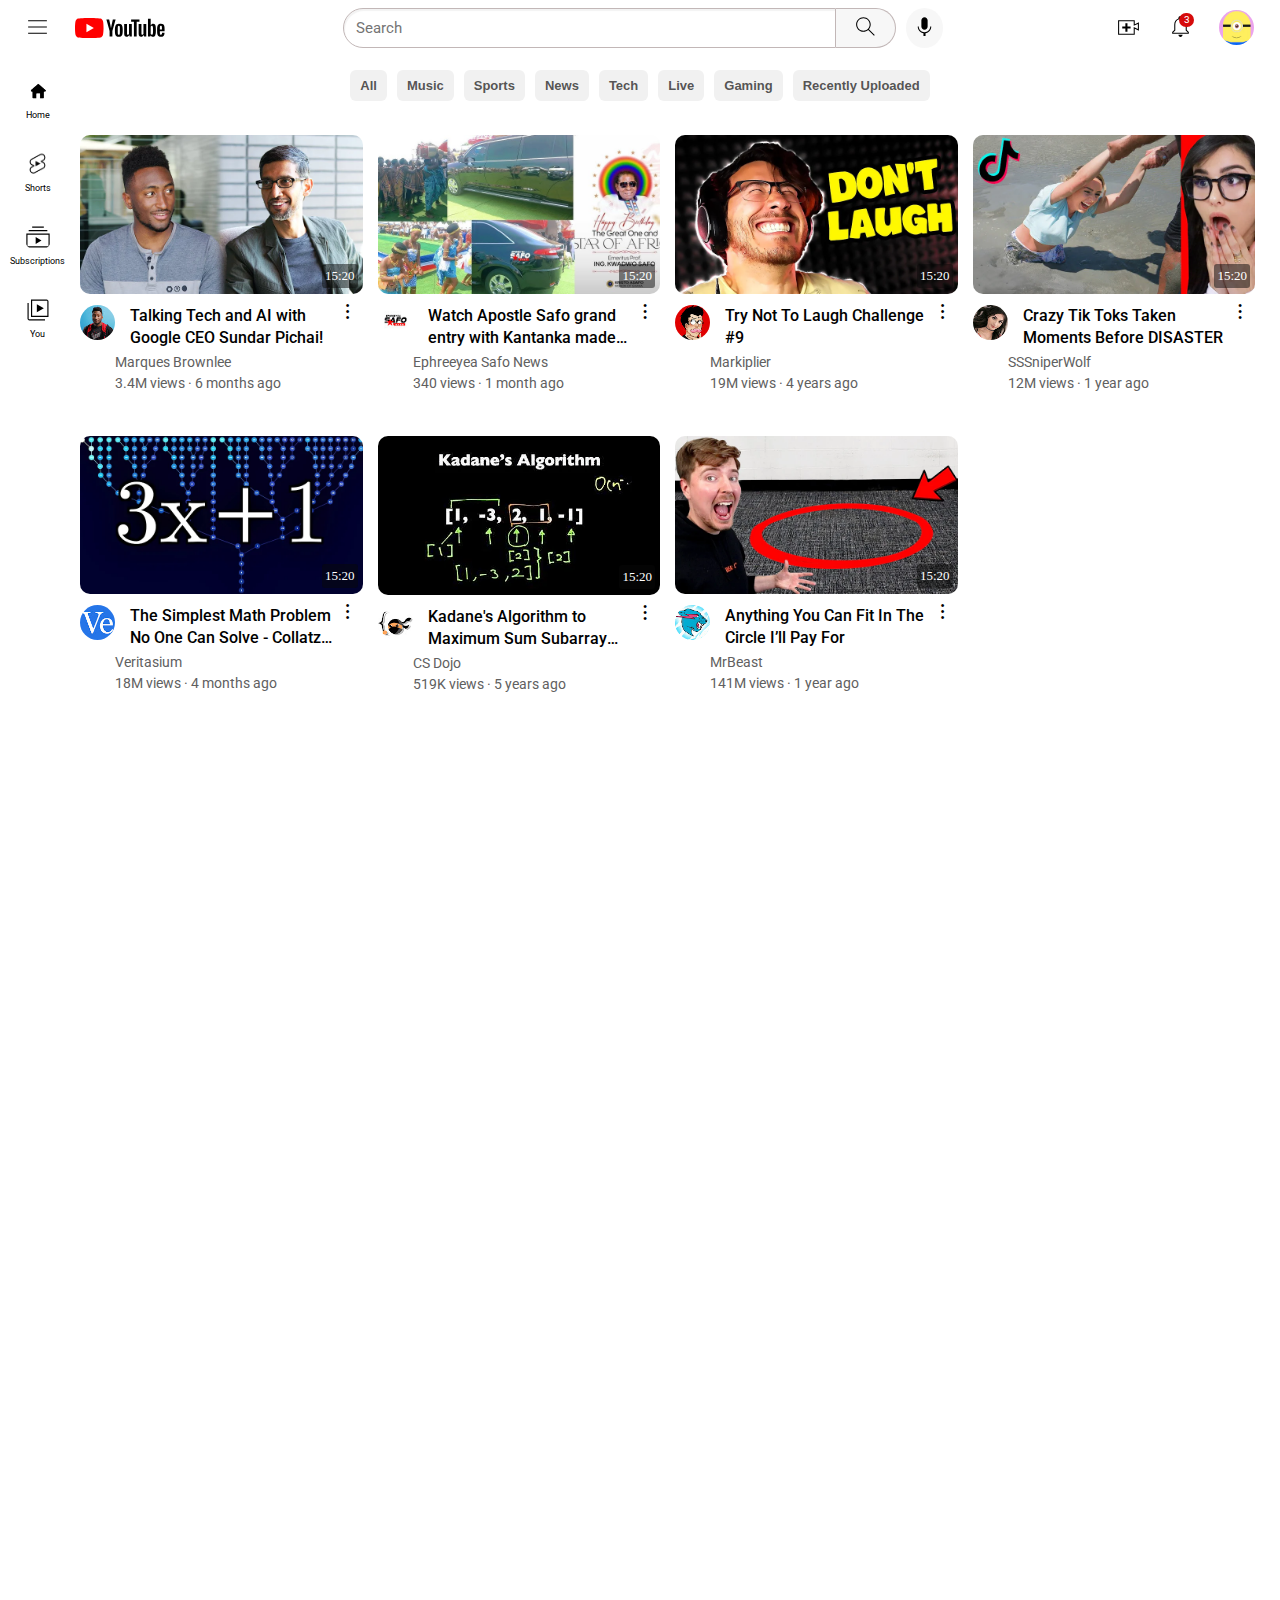
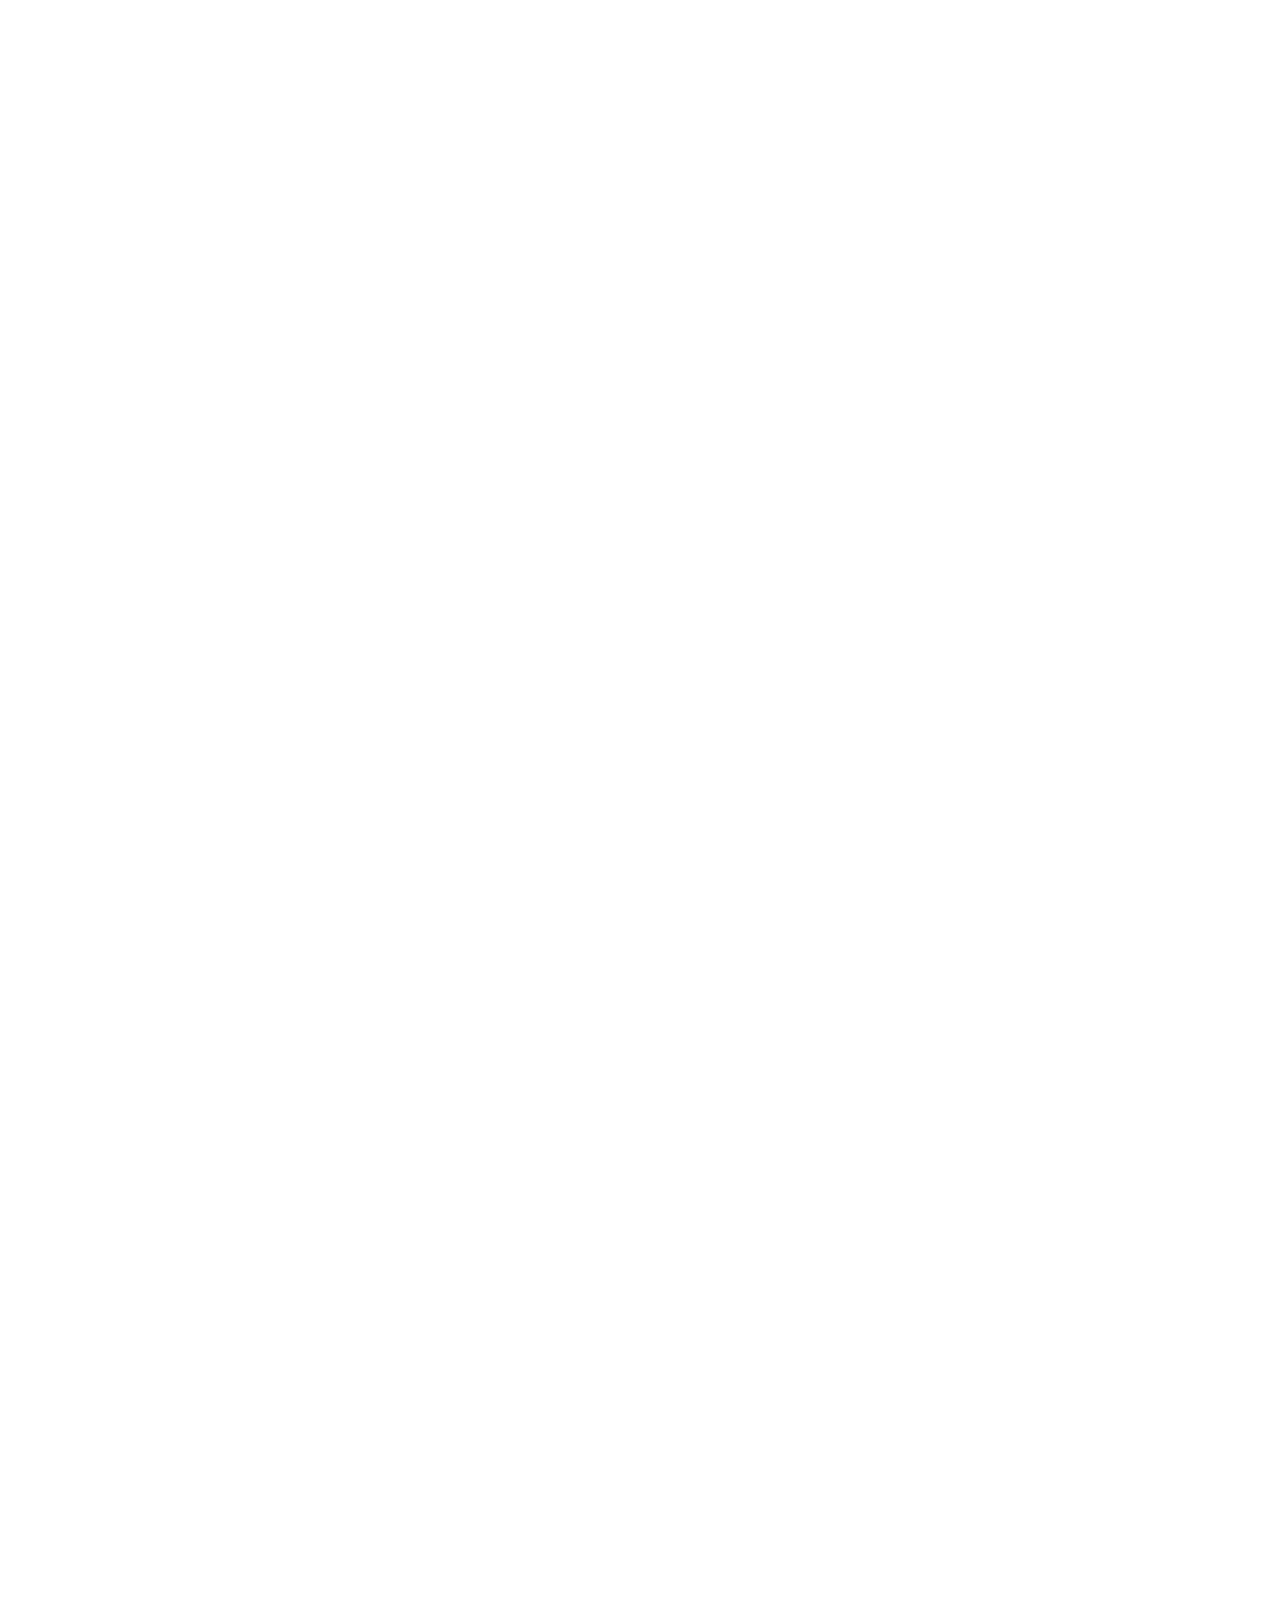
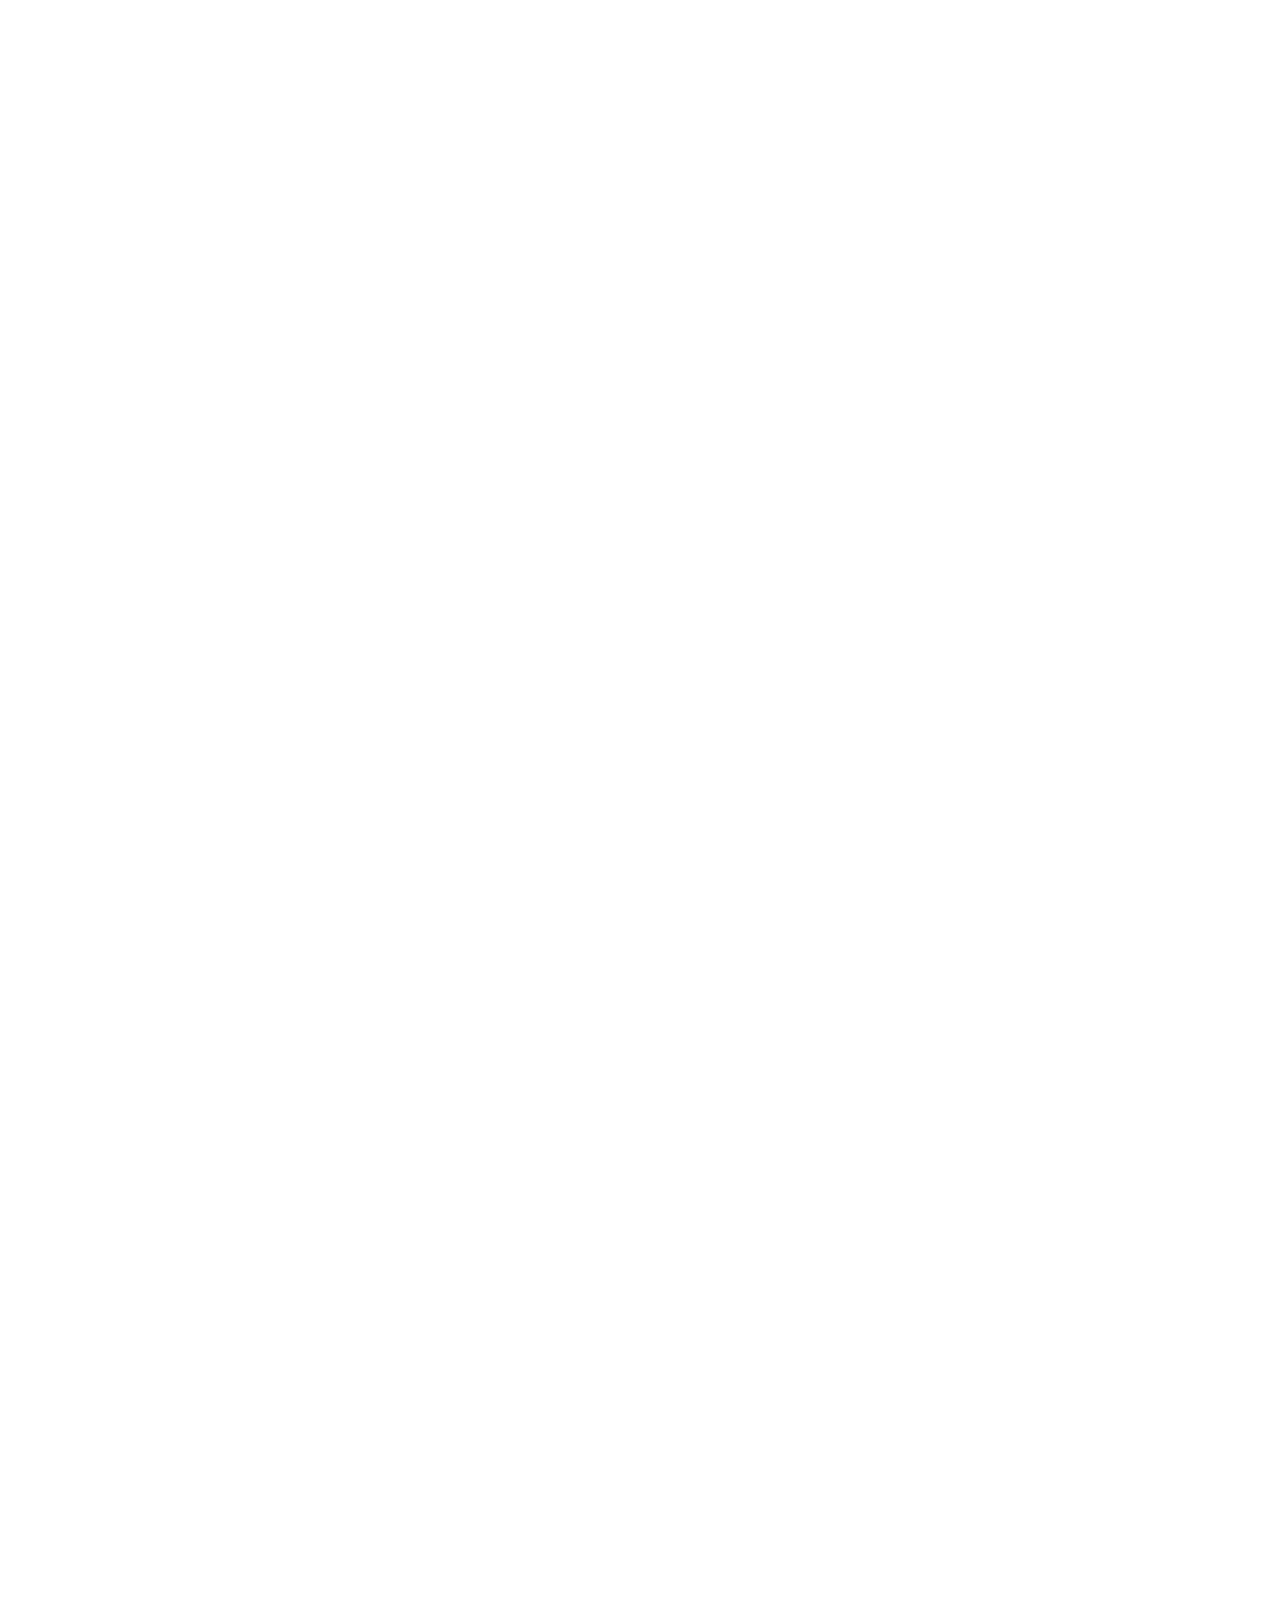
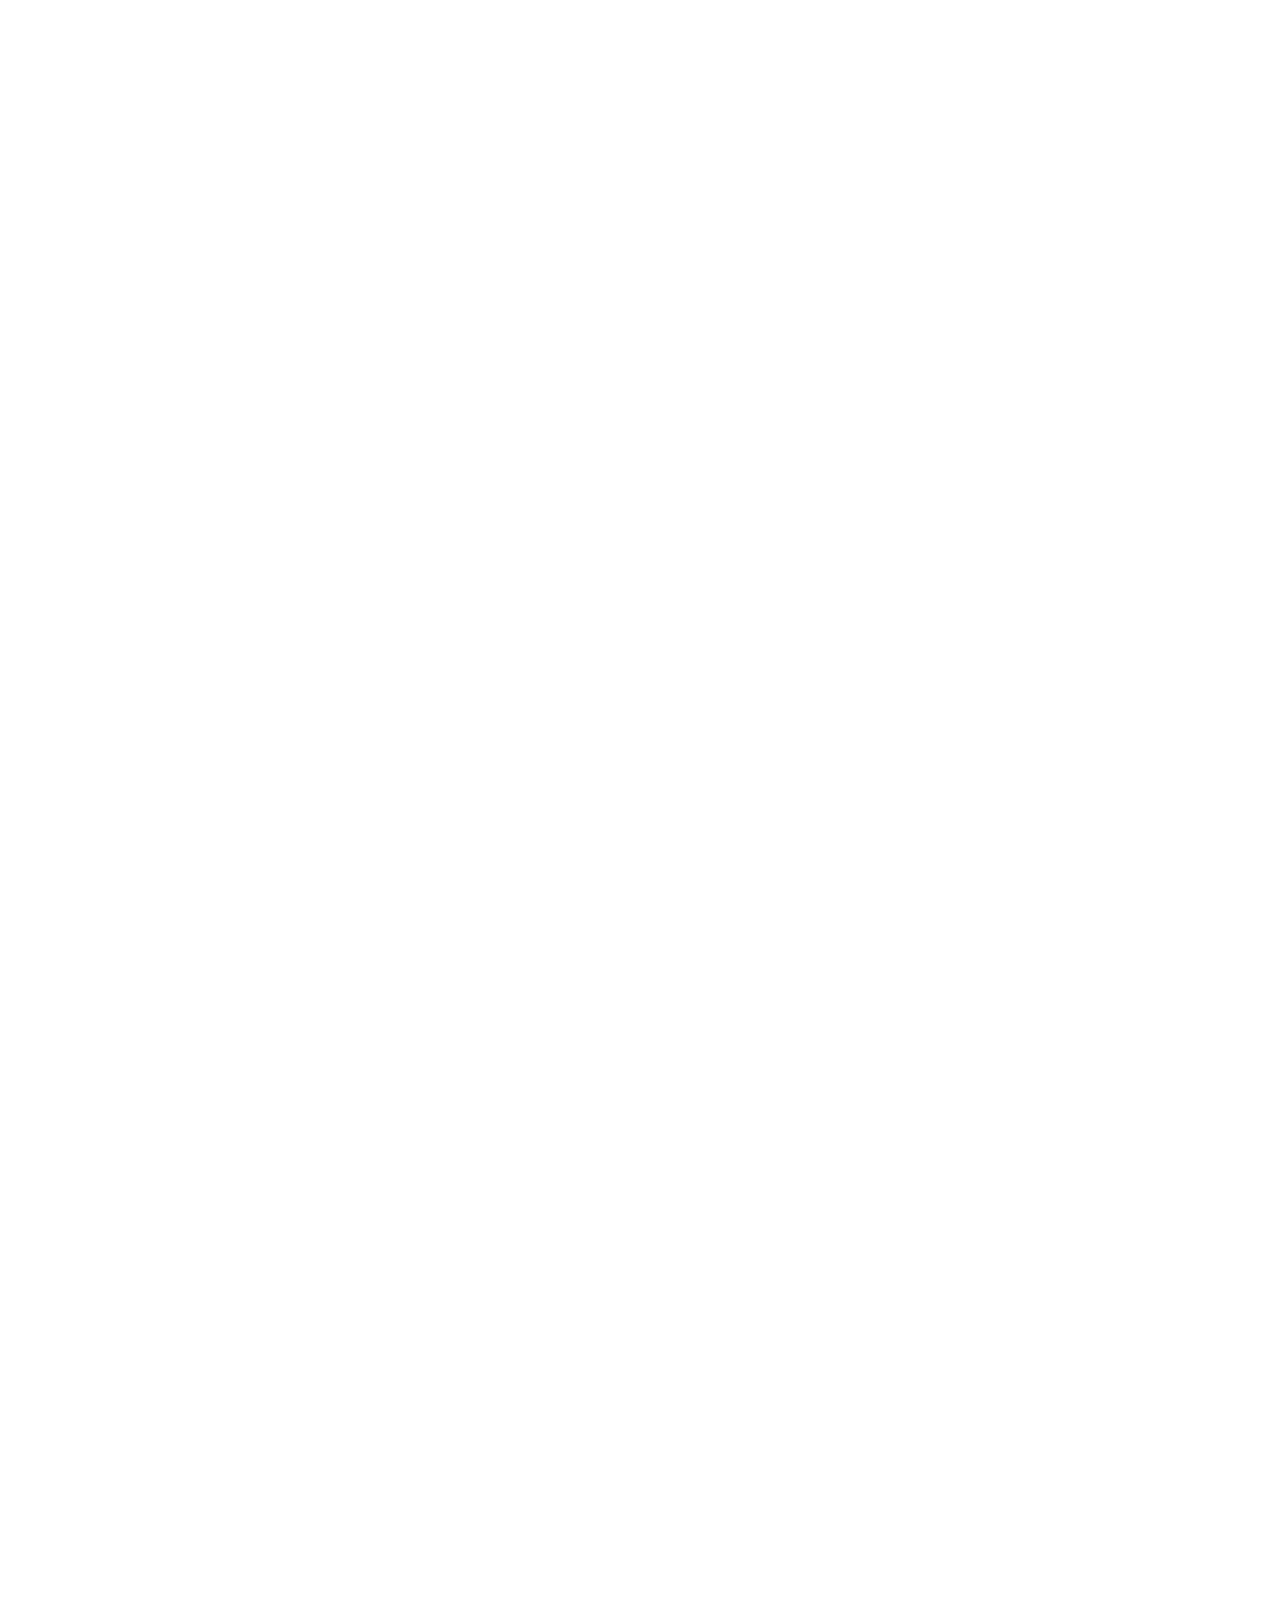
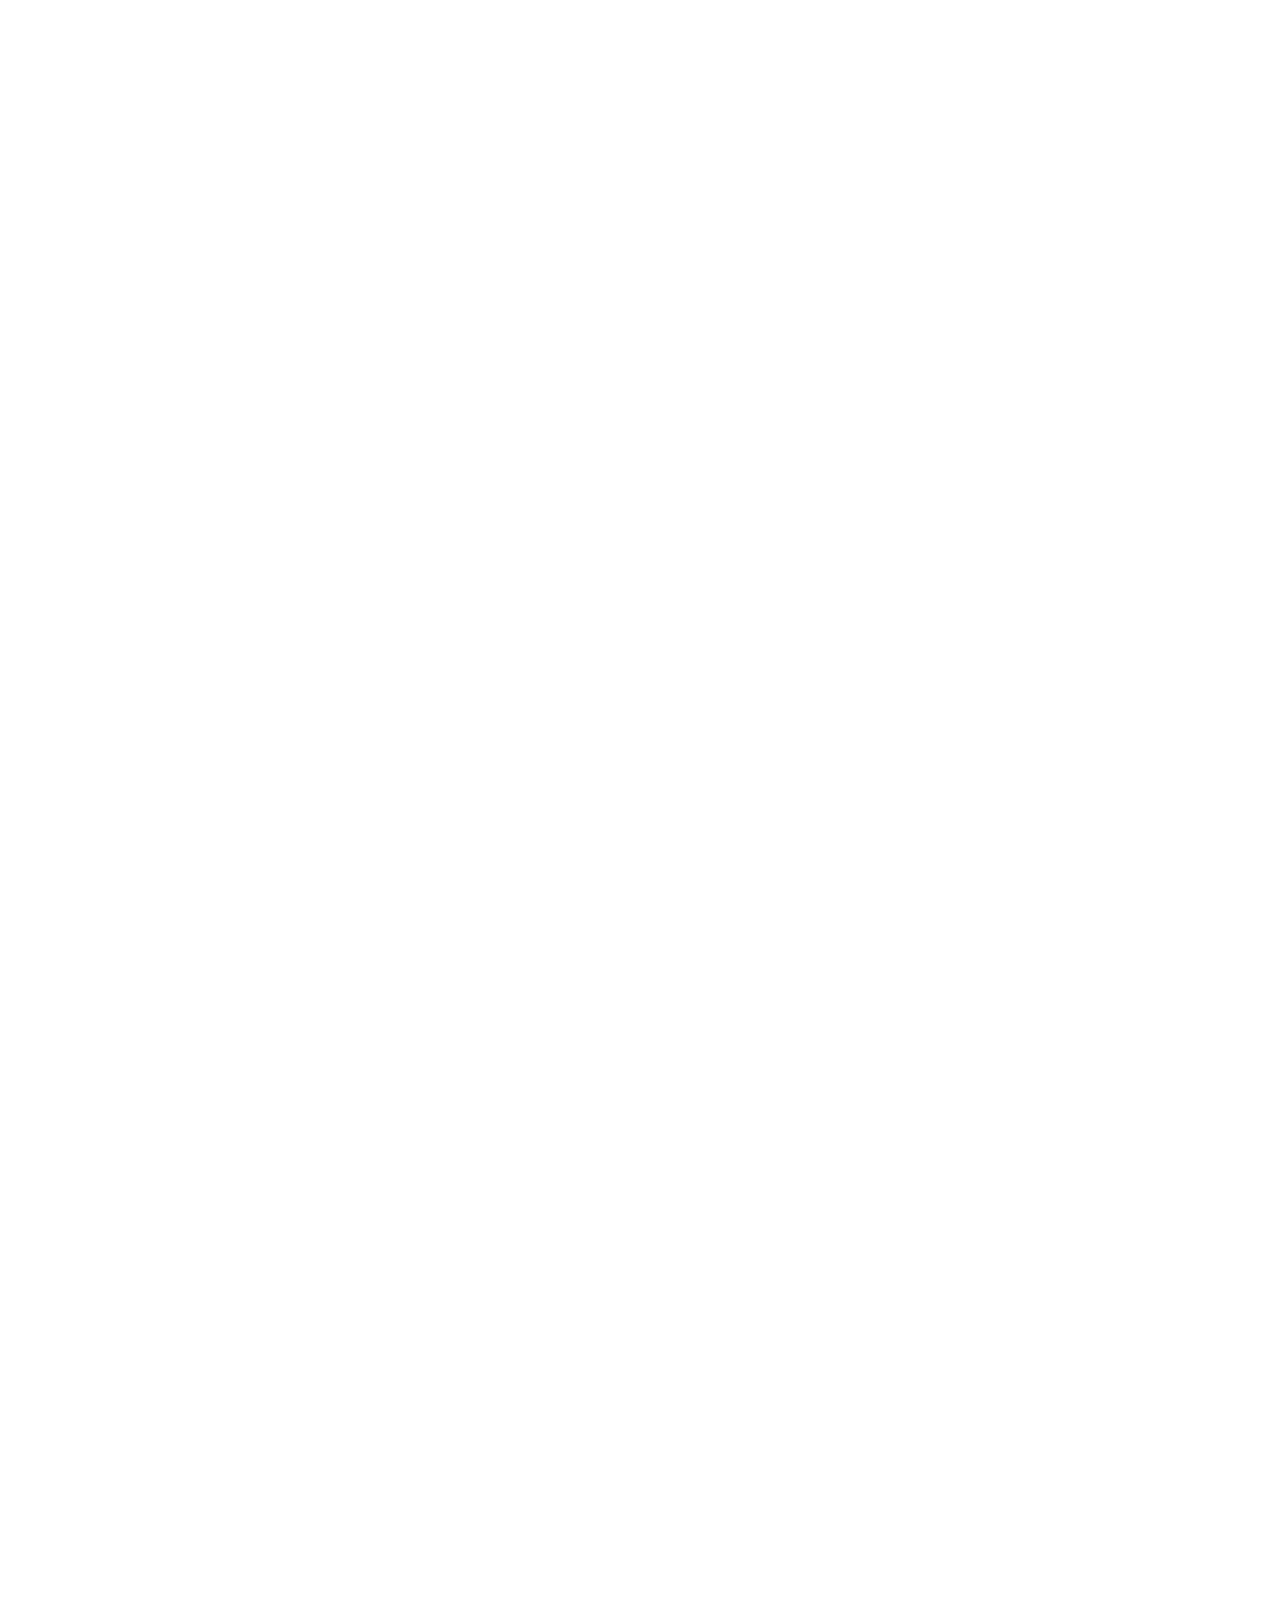
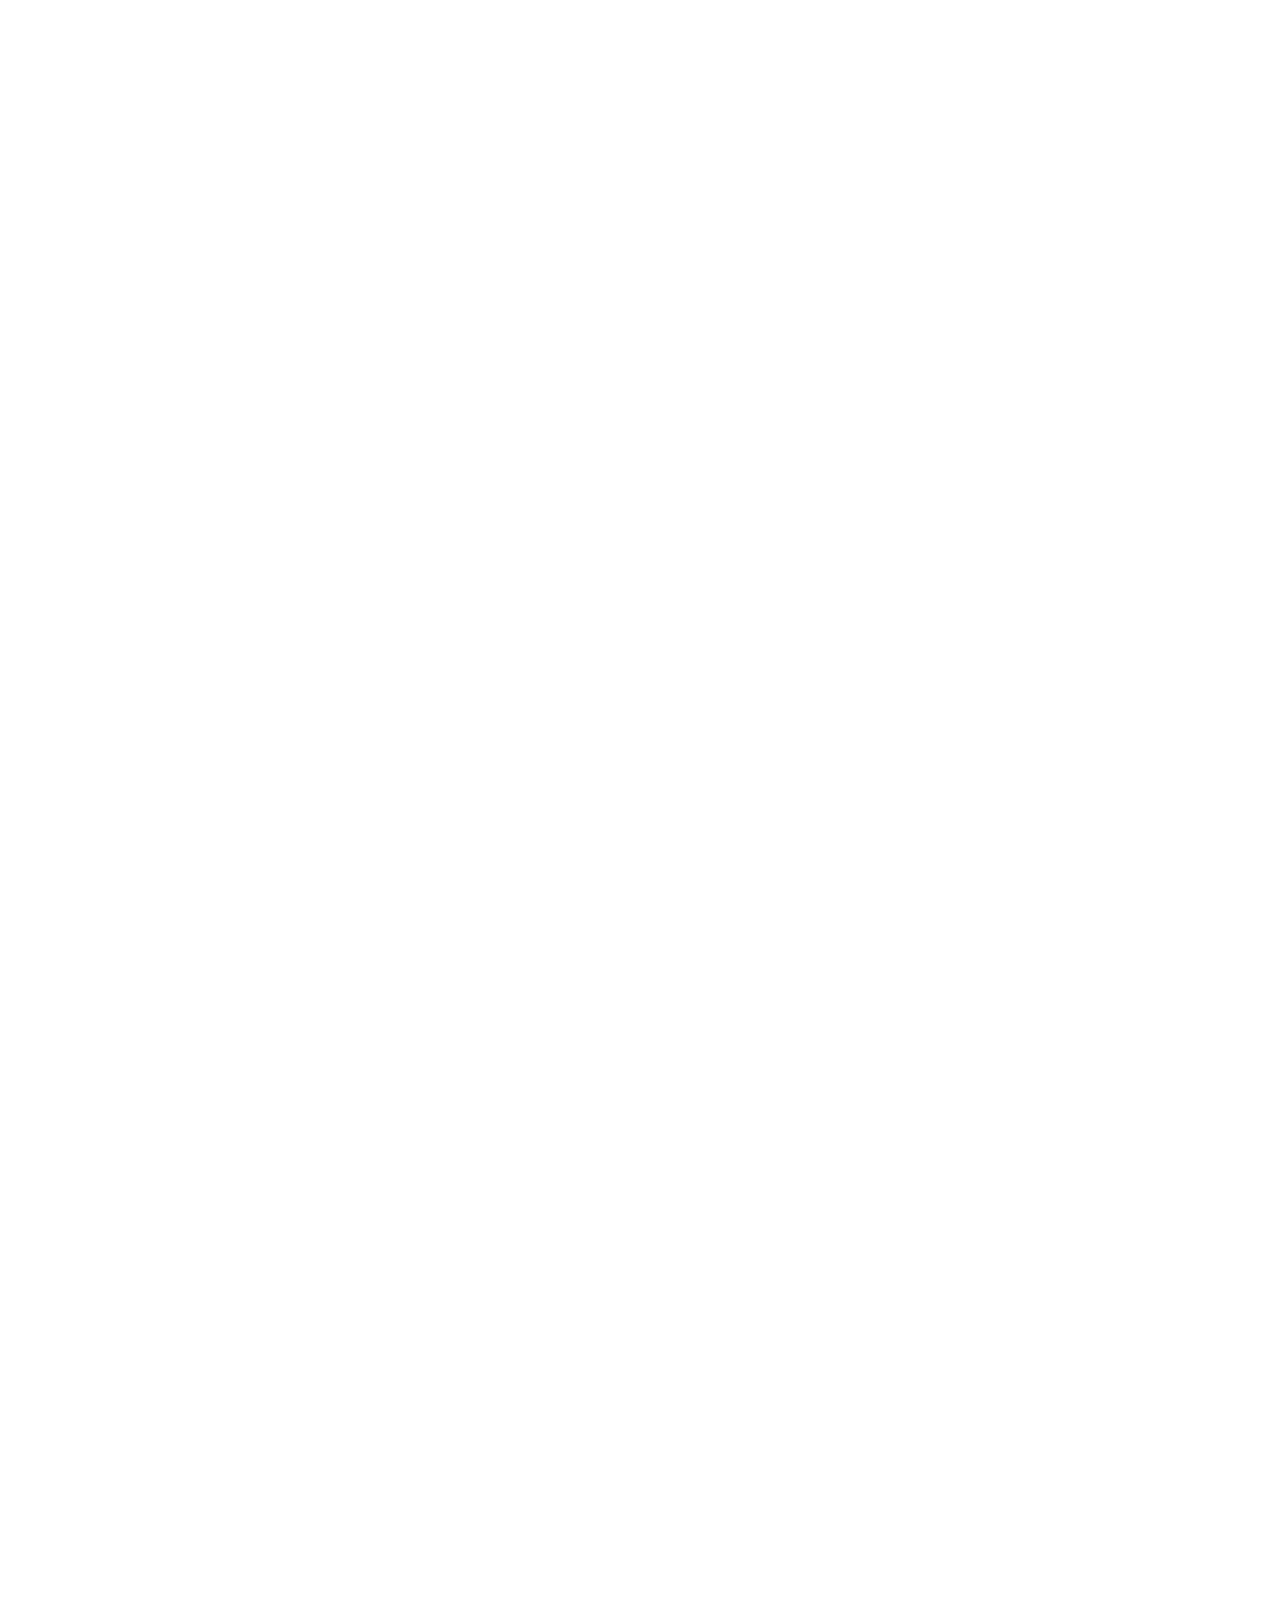
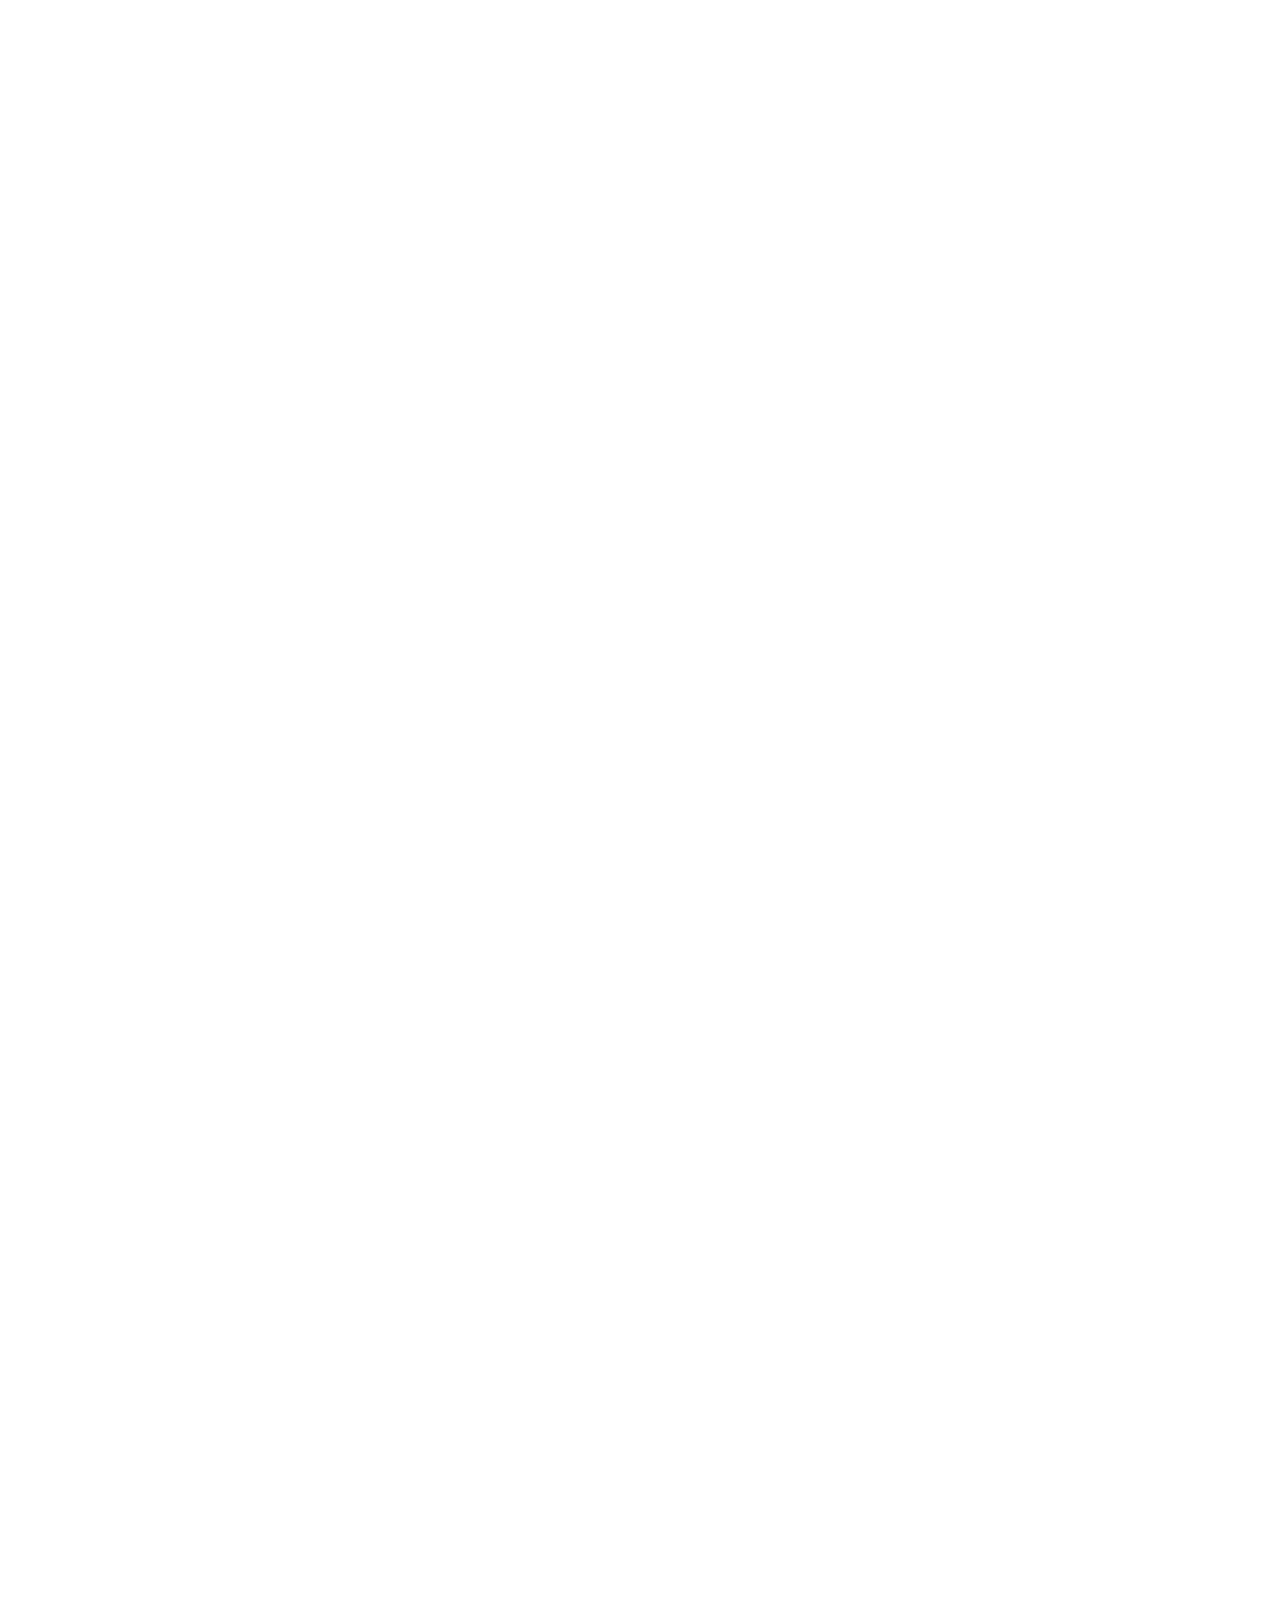
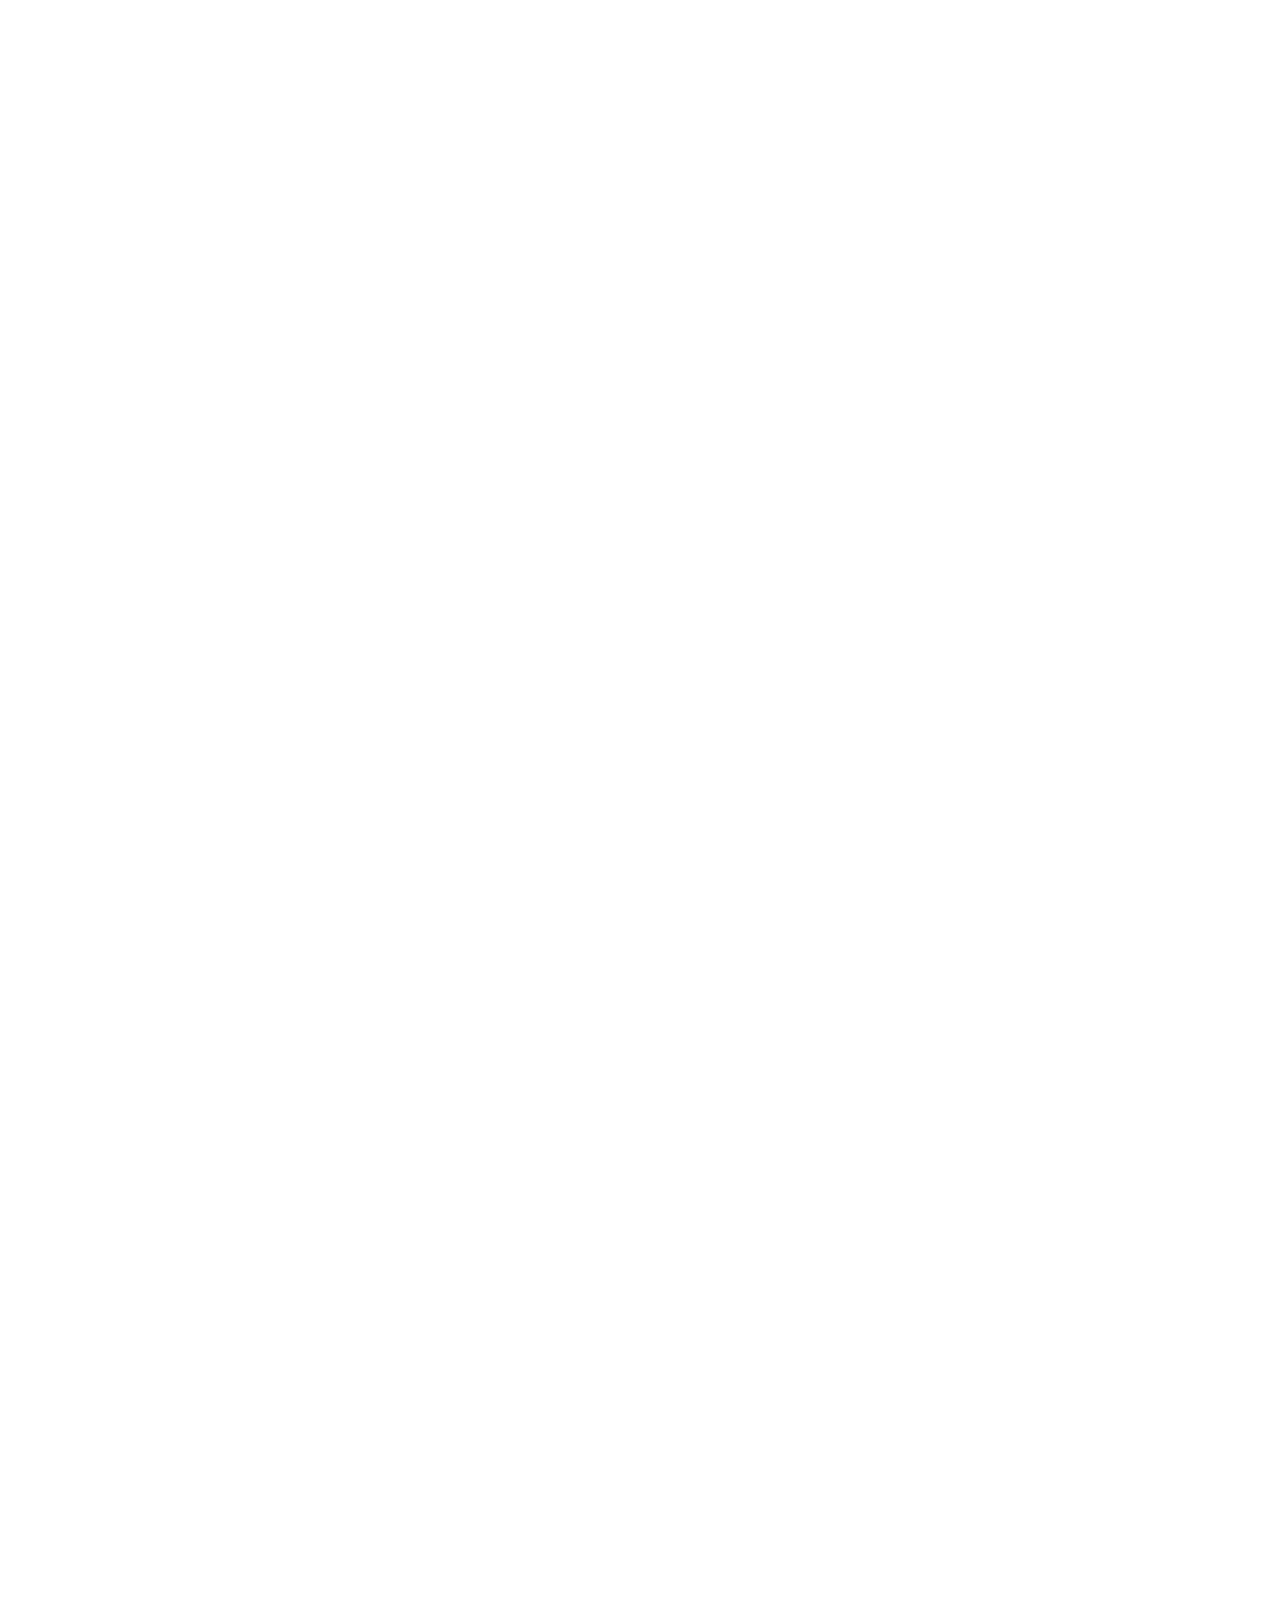
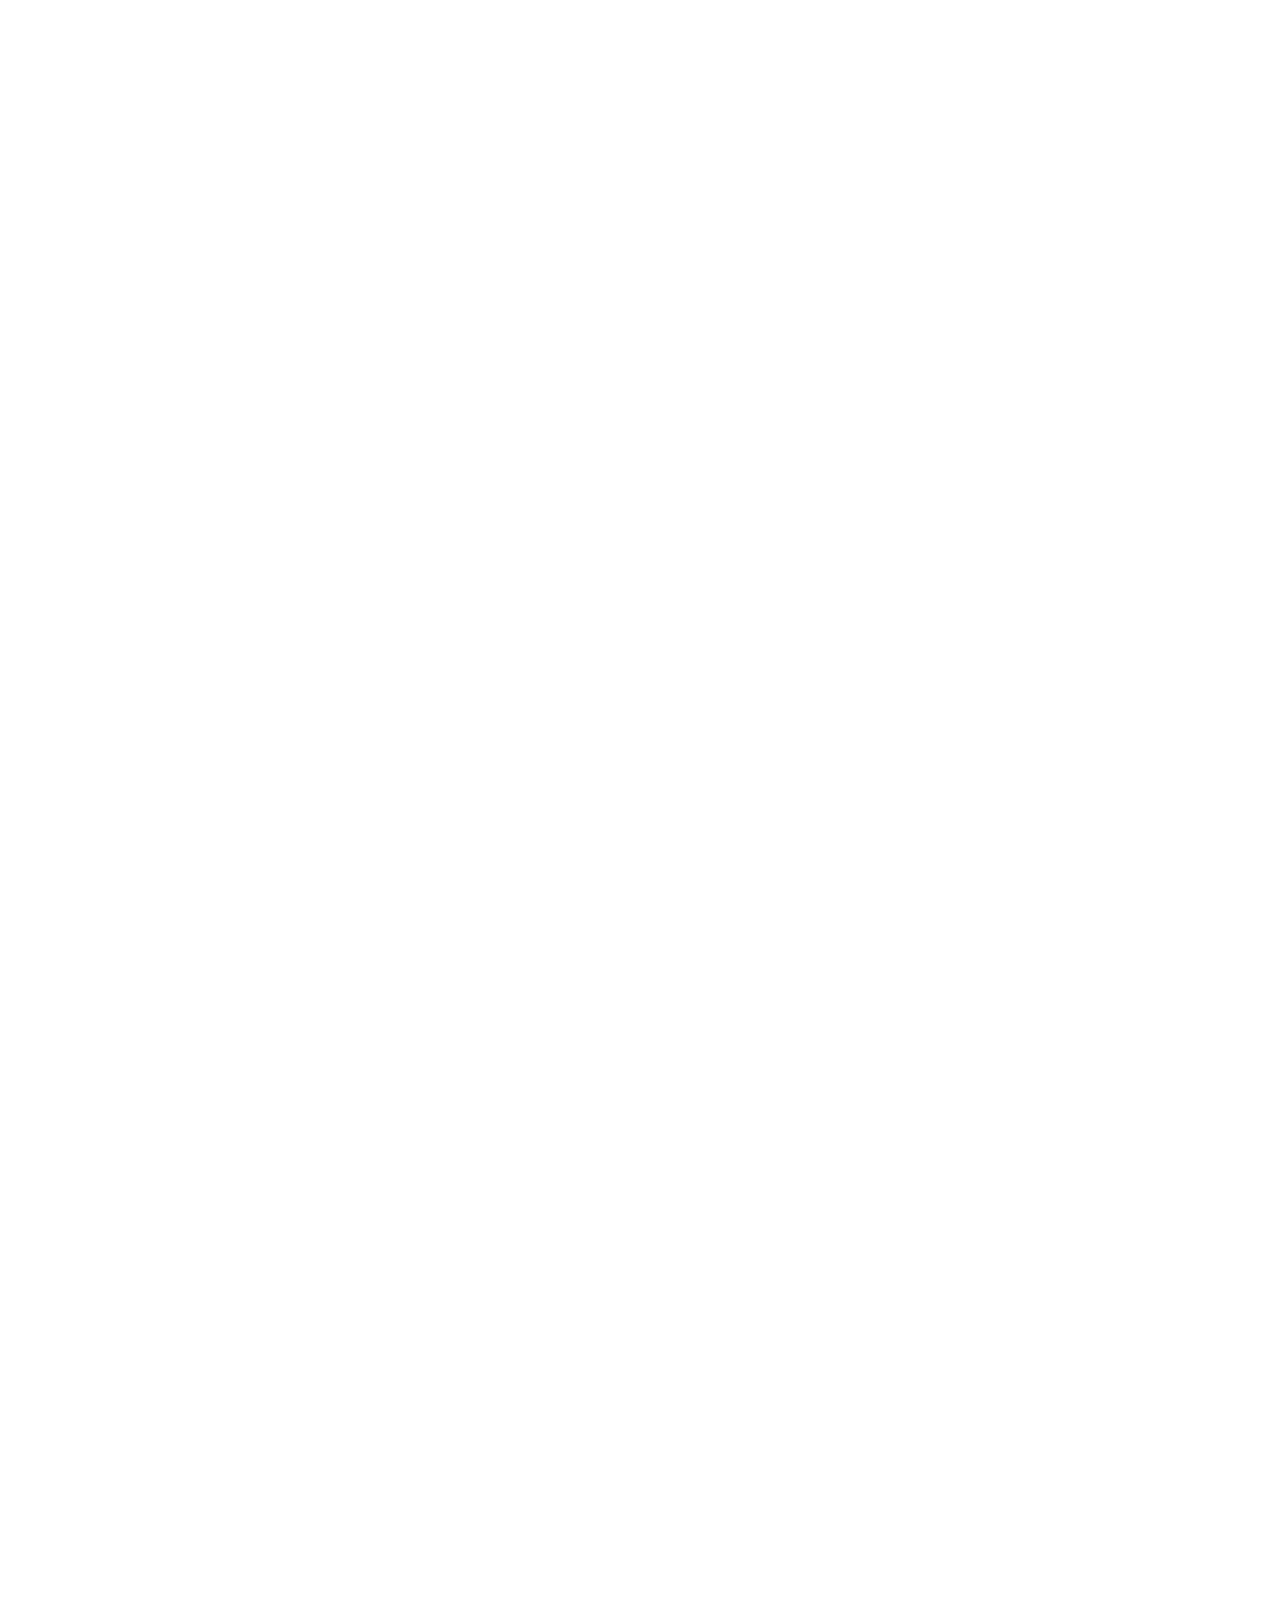
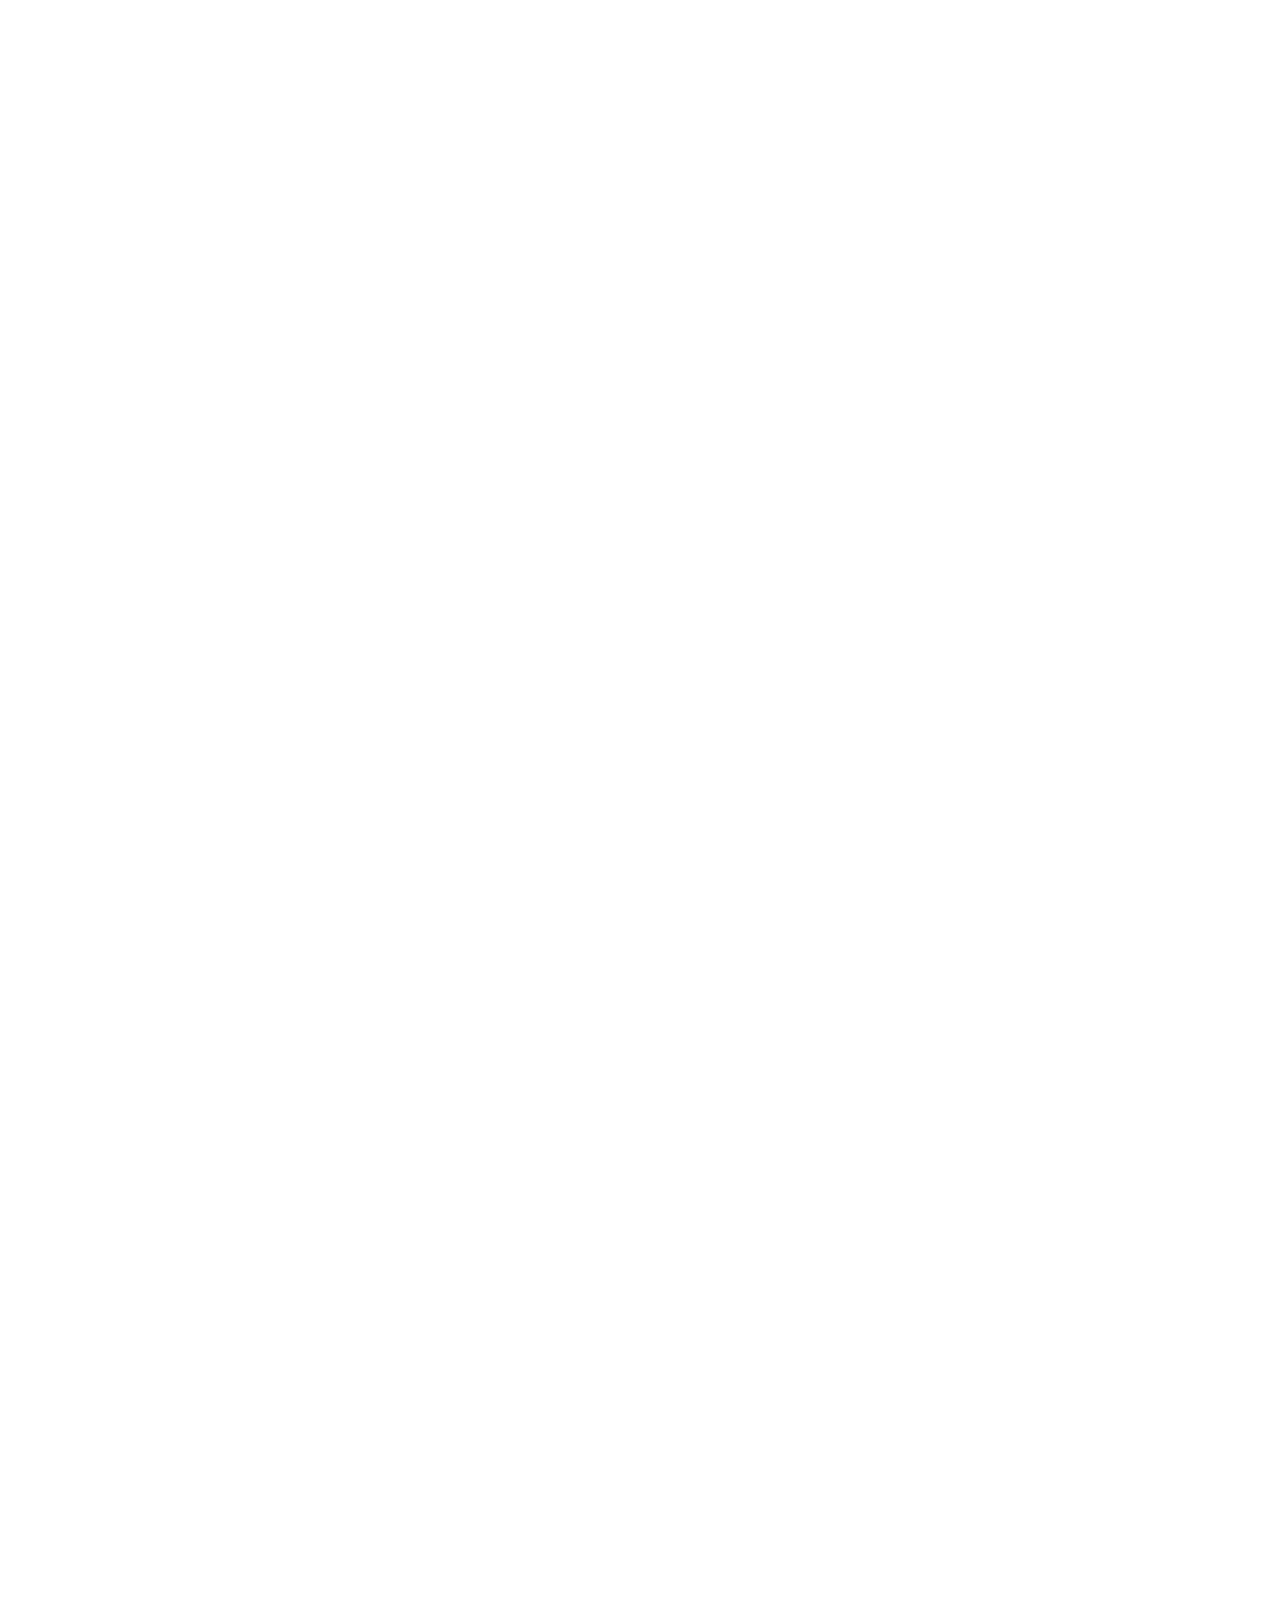
<file: index.htm>
<!DOCTYPE html>
<html>
    <head>
       
        <title>
            YOUTUBE
        </title>
        <link rel="stylesheet" href="styles/video.css">
        <link rel="stylesheet" href="styles/header.css">
        <link rel="stylesheet" href="styles/sidebar.css">
        <link rel="stylesheet" href="styles/general.css">
        <link rel="stylesheet" href="styles/buttons.css">
        <link rel="preconnect" href="https://fonts.googleapis.com">
        <link rel="preconnect" href="https://fonts.gstatic.com" crossorigin>
        <link href="https://fonts.googleapis.com/css2?family=Roboto:ital,wght@0,100;0,300;0,400;0,500;0,700;0,900;1,100;1,300;1,400;1,500;1,700;1,900&display=swap" 
        rel="stylesheet">
    </head>

    <body>
        <div class="div-header">
            <div class="left-section">
                    <img class="hamburger-menu" src="menu-pics/hamburger-menu.svg">
                    <img class="youtube-logo" src="header-pics/youtube-logo.svg">
            </div>
            <div class="mid-section">
                <input class="search-bar" type="textbox" placeholder="Search">
                <button class="search-button"><img class="search-icon" src="header-pics/search.svg"></button>
                <button class="voice-search-button"><img class="voice-search-icon" src="header-pics/voice-search-icon.svg" alt="searchicon"></button>

            </div>

            <div class="right-section">
                <button id="button" class="upload-button"><img class="upload-icon" src="header-pics/upload.svg"></button>
                <div class="notifications">
                    <button id="button" class="notifications-button"><img class="notifications-icon" src="header-pics/notifications.svg"></button>
                    <div class="number-of-notifs">3</div>
                </div>
                <button id="button" class="my-channel-button"><img class="my-channel-icon" src="channel-pics/my-channel-pic.jpg"></button>
            </div>
        </div>
        
        <div class="sidebar">
            <div class="icons">
                <img class="home-icon" src="menu-pics/youtube-home.png">
                <p>Home</p>
            </div>
            <div class="icons">
                <img class="shorts-icon" src="menu-pics/youtube-shorts-removebg-preview.png">
                <p>Shorts</p>
            </div>
            <div class="icons">
                <img class="subscriptions-icon" src="menu-pics/subscriptions.svg">
                <p>Subscriptions</p>
            </div>
            <div class="icons">
                <img class="you-icon" src="menu-pics/library.svg">
                <p>You</p>
            </div>
        <div>
                
            </div>
        </div>

        <div class="div-menu-video-page">
            <div class="div-video-grid">
                <div class="tab-buttons">
                    <button id="button" class="tab-button" >All</button>
                    <button id="button" class="tab-button">Music</button>
                    <button id="button" class="tab-button">Sports</button>
                    <button id="button" class="tab-button">News</button>
                    <button id="button" class="tab-button" >Tech</button>
                    <button id="button" class="tab-button">Live</button>
                    <button id="button" class="tab-button">Gaming</button>
                    <button id="button" class="tab-button">Recently Uploaded</button>
                </div>

                <div class="div-video-preview">
                    <div class="div-thumbnail-pic">
                        <img class="thumbnail" src="thumbnails/thumbnail-1.webp">
                        <div class="div-video-time">15:20</div>
                    </div>
                    <div class="div-video-info-grid">
                        <div class="div-channel-pic">
                            <img class="channel-pic" src="channel-pics/channel-1.jpeg">
                        </div>
    
                        <div class="div-video-info">
                            <div class="div-video-title">
                                <p class = "video-title" style="margin-right: 10px;">
                                    Talking Tech and AI with Google CEO Sundar Pichai!
                                </p>
                                <div class="vertical-ellipsis">
                                    <div class="dropdown">
                                        <div class = "dots">
                                            <div>&#8226;</div> <!-- HTML entity for bullet point -->
                                            <div>&#8226;</div> <!-- HTML entity for bullet point -->
                                            <div>&#8226;</div> <!-- HTML entity for bullet point -->
                                        </div>
                                        <div class="dropdown-content">
                                            <a href="#">Add to queue</a>
                                            <a href="#">Save to Watch later</a>
                                            <a href="#">Save to playlist</a>
                                            <a href="#">Download</a>
                                            <a href="#">Share</a>
                                            <a href="#">Not interested</a>
                                            <a href="#">Don't recommend channel</a>
                                            <a href="#">Report</a>
                                            <div class="divider"></div>
                                        </div>
                                    </div>
                                    
                                </div>
                            </div>
    
                            <p class = video-author> Marques Brownlee</p>
    
                            <p class = video-details> 3.4M views &#183; 6 months ago </p>
                        </div>
                    </div>  
                </div>


                <div class="div-video-preview">
                    <div class="div-thumbnail-pic">
                        <img class="thumbnail" src="thumbnails/new/ApostleSafoGrandEntryPresidential.jpg">
                        <div class="div-video-time">15:20</div>
                    </div>
                    <div class="div-video-info-grid">
                        <div class="div-channel-pic">
                            <img class="channel-pic" src="channel-pics/new/Ephreeyea Safo News.jpg">
                        </div>
    
                        <div class="div-video-info">
                            <div class="div-video-title">
                                <p class = "video-title" style="margin-right: 10px;">
                                    Watch Apostle Safo grand entry with Kantanka made Presidential Vehicle at his Birthday celebration🔥
                                </p>
                                <div class="vertical-ellipsis">
                                    <div class="dropdown">
                                        <div class = "dots">
                                            <div>&#8226;</div> <!-- HTML entity for bullet point -->
                                            <div>&#8226;</div> <!-- HTML entity for bullet point -->
                                            <div>&#8226;</div> <!-- HTML entity for bullet point -->
                                        </div>
                                        <div class="dropdown-content">
                                            <a href="#">Add to queue</a>
                                            <a href="#">Save to Watch later</a>
                                            <a href="#">Save to playlist</a>
                                            <a href="#">Download</a>
                                            <a href="#">Share</a>
                                            <a href="#">Not interested</a>
                                            <a href="#">Don't recommend channel</a>
                                            <a href="#">Report</a>
                                            <div class="divider"></div>
                                        </div>
                                    </div>
                                    
                                </div>
                            </div>
    
                            <p class = video-author> Ephreeyea Safo News </p>
    
                            <p class = video-details> 340 views &#183; 1 month ago </p>
                        </div>
                    </div>  
                </div>
    
                <div class="div-video-preview">
                    <div class="div-thumbnail-pic">
                        <img class="thumbnail" src="thumbnails/thumbnail-2.webp">
                        <div class="div-video-time">15:20</div>
                    </div>
                    <div class="div-video-info-grid">
                        <div class="div-channel-pic">
                            <img class="channel-pic" src="channel-pics/channel-2.jpeg">
                        </div>
                        <div class="div-video-info">
                            <div class="div-video-title">
                                <p class = "video-title">Try Not To Laugh Challenge #9</p>
                                <div class="vertical-ellipsis">
                                    <div class="dropdown">
                                        <div class = "dots">
                                            <div>&#8226;</div> <!-- HTML entity for bullet point -->
                                            <div>&#8226;</div> <!-- HTML entity for bullet point -->
                                            <div>&#8226;</div> <!-- HTML entity for bullet point -->
                                        </div>
                                        <div class="dropdown-content">
                                            <a href="#">Add to queue</a>
                                            <a href="#">Save to Watch later</a>
                                            <a href="#">Save to playlist</a>
                                            <a href="#">Download</a>
                                            <a href="#">Share</a>
                                            <a href="#">Not interested</a>
                                            <a href="#">Don't recommend channel</a>
                                            <a href="#">Report</a>
                                            <div class="divider"></div>
                                        </div>
                                    </div>
                                    
                                </div>
                             </div>
                            <p class = video-author> Markiplier</p>
    
                            <p class = video-details> 19M views &#183; 4 years ago </p>
                        </div>
                    </div>   
                </div>
    
                <div class="div-video-preview">
                    <div class="div-thumbnail-pic">
                        <img class="thumbnail" src="thumbnails/thumbnail-3.webp">
                        <div class="div-video-time">15:20</div>
                    </div>
                    <div class="div-video-info-grid">
                        <div class="div-channel-pic">
                            <img class="channel-pic" src="channel-pics/channel-3.jpeg">
                        </div>
                        <div class="div-video-info">
                            <div class="div-video-title">
                                <p class = "video-title">Crazy Tik Toks Taken Moments Before DISASTER</p>
                                <div class="vertical-ellipsis">
                                    <div class="dropdown">
                                        <div class = "dots">
                                            <div>&#8226;</div> <!-- HTML entity for bullet point -->
                                            <div>&#8226;</div> <!-- HTML entity for bullet point -->
                                            <div>&#8226;</div> <!-- HTML entity for bullet point -->
                                        </div>
                                        <div class="dropdown-content">
                                            <a href="#">Add to queue</a>
                                            <a href="#">Save to Watch later</a>
                                            <a href="#">Save to playlist</a>
                                            <a href="#">Download</a>
                                            <a href="#">Share</a>
                                            <a href="#">Not interested</a>
                                            <a href="#">Don't recommend channel</a>
                                            <a href="#">Report</a>
                                            <div class="divider"></div>
                                        </div>
                                    </div>
                                    
                                </div>
                            </div>    
                            <p class = video-author> SSSniperWolf </p>
    
                            <p class = video-details> 12M views &#183; 1 year ago </p>
                        </div>
                    </div>   
                </div>
    
                <div class="div-video-preview">
                    <div class="div-thumbnail-pic">
                        <img class="thumbnail" src="thumbnails/thumbnail-4.webp">
                        <div class="div-video-time">15:20</div>
                    </div>
                    <div class="div-video-info-grid">
                        <div class="div-channel-pic">
                            <img class="channel-pic" src="channel-pics/channel-4.jpeg">
                        </div>
    
                        <div class="div-video-info">
                            <div class="div-video-title">
                                <p class = "video-title">
                                    The Simplest Math Problem No One Can Solve - Collatz Conjecture</p>
                                    <div class="vertical-ellipsis">
                                        <div class="dropdown">
                                            <div class = "dots">
                                                <div>&#8226;</div> <!-- HTML entity for bullet point -->
                                                <div>&#8226;</div> <!-- HTML entity for bullet point -->
                                                <div>&#8226;</div> <!-- HTML entity for bullet point -->
                                            </div>
                                            <div class="dropdown-content">
                                                <a href="#">Add to queue</a>
                                                <a href="#">Save to Watch later</a>
                                                <a href="#">Save to playlist</a>
                                                <a href="#">Download</a>
                                                <a href="#">Share</a>
                                                <a href="#">Not interested</a>
                                                <a href="#">Don't recommend channel</a>
                                                <a href="#">Report</a>
                                                <div class="divider"></div>
                                            </div>
                                        </div>
                                        
                                    </div>
                            </div>
                            <p class = video-author> Veritasium</p>
    
                            <p class = video-details> 18M views &#183; 4 months ago </p>
                        </div>
                    </div>  
                </div>
    
    
                <div class="div-video-preview">
                    <div class="div-thumbnail-pic">
                        <img class="thumbnail" src="thumbnails/thumbnail-5.webp">
                        <div class="div-video-time">15:20</div>
                    </div>
                    <div class="div-video-info-grid">
                        <div class="div-channel-pic">
                            <img class="channel-pic" src="channel-pics/channel-5.jpeg">
                        </div>
                        <div class="div-video-info">
                            <div class="div-video-title">
                                <p class = "video-title">
                                    Kadane's Algorithm to Maximum Sum Subarray Problem</p>
                                    <div class="vertical-ellipsis">
                                        <div class="dropdown">
                                            <div class = "dots">
                                                <div>&#8226;</div> <!-- HTML entity for bullet point -->
                                                <div>&#8226;</div> <!-- HTML entity for bullet point -->
                                                <div>&#8226;</div> <!-- HTML entity for bullet point -->
                                            </div>
                                            <div class="dropdown-content">
                                                <a href="#">Add to queue</a>
                                                <a href="#">Save to Watch later</a>
                                                <a href="#">Save to playlist</a>
                                                <a href="#">Download</a>
                                                <a href="#">Share</a>
                                                <a href="#">Not interested</a>
                                                <a href="#">Don't recommend channel</a>
                                                <a href="#">Report</a>
                                                <div class="divider"></div>
                                            </div>
                                        </div>
                                        
                                    </div>
                            </div>   
                            <p class = video-author> CS Dojo</p>
    
                            <p class = video-details> 519K views &#183; 5 years ago </p>
                        </div>
                    </div>   
                </div>
    
                <div class="div-video-preview">
                    <div class="div-thumbnail-pic">
                        <img class="thumbnail" src="thumbnails/thumbnail-6.webp">
                        <div class="div-video-time">15:20</div>
                    </div>
                    <div class="div-video-info-grid">
                        <div class="div-channel-pic">
                            <img class="channel-pic" src="channel-pics/channel-6.jpeg">
                        </div>
                        <div class="div-video-info">
                            <div class="div-video-title">
                                <p class = "video-title">Anything You Can Fit In The Circle I’ll Pay For</p>
                                <div class="vertical-ellipsis">
                                    <div class="dropdown">
                                        <div class = "dots">
                                            <div>&#8226;</div> <!-- HTML entity for bullet point -->
                                            <div>&#8226;</div> <!-- HTML entity for bullet point -->
                                            <div>&#8226;</div> <!-- HTML entity for bullet point -->
                                        </div>
                                        <div class="dropdown-content">
                                            <a href="#">Add to queue</a>
                                            <a href="#">Save to Watch later</a>
                                            <a href="#">Save to playlist</a>
                                            <a href="#">Download</a>
                                            <a href="#">Share</a>
                                            <a href="#">Not interested</a>
                                            <a href="#">Don't recommend channel</a>
                                            <a href="#">Report</a>
                                            <div class="divider"></div>
                                        </div>
                                    </div>
                                    
                                </div>
                        </div>    
                            <p class = video-author> MrBeast </p>
    
                            <p class = video-details> 141M views &#183; 1 year ago </p>
                        </div>
                    </div>   
                </div>
            </div>
        
        </div>

    </body>

</html>
</file>
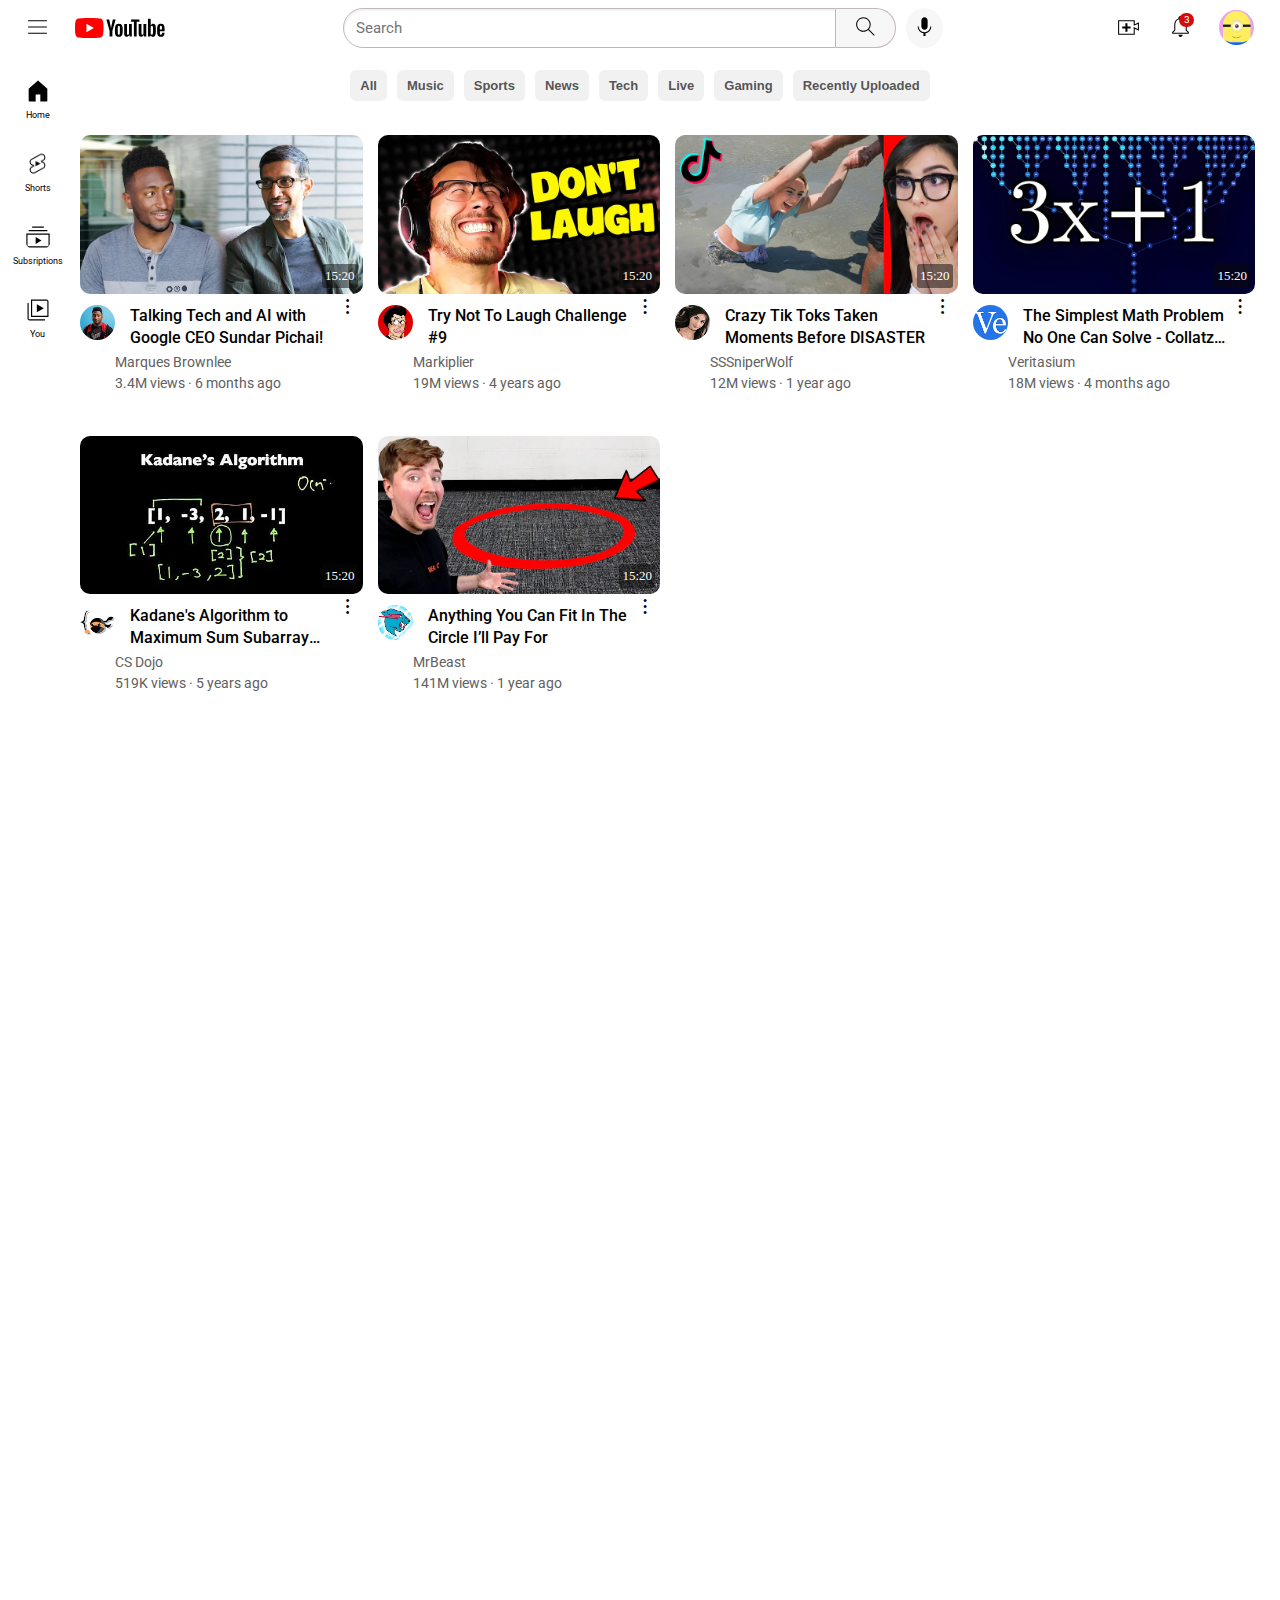
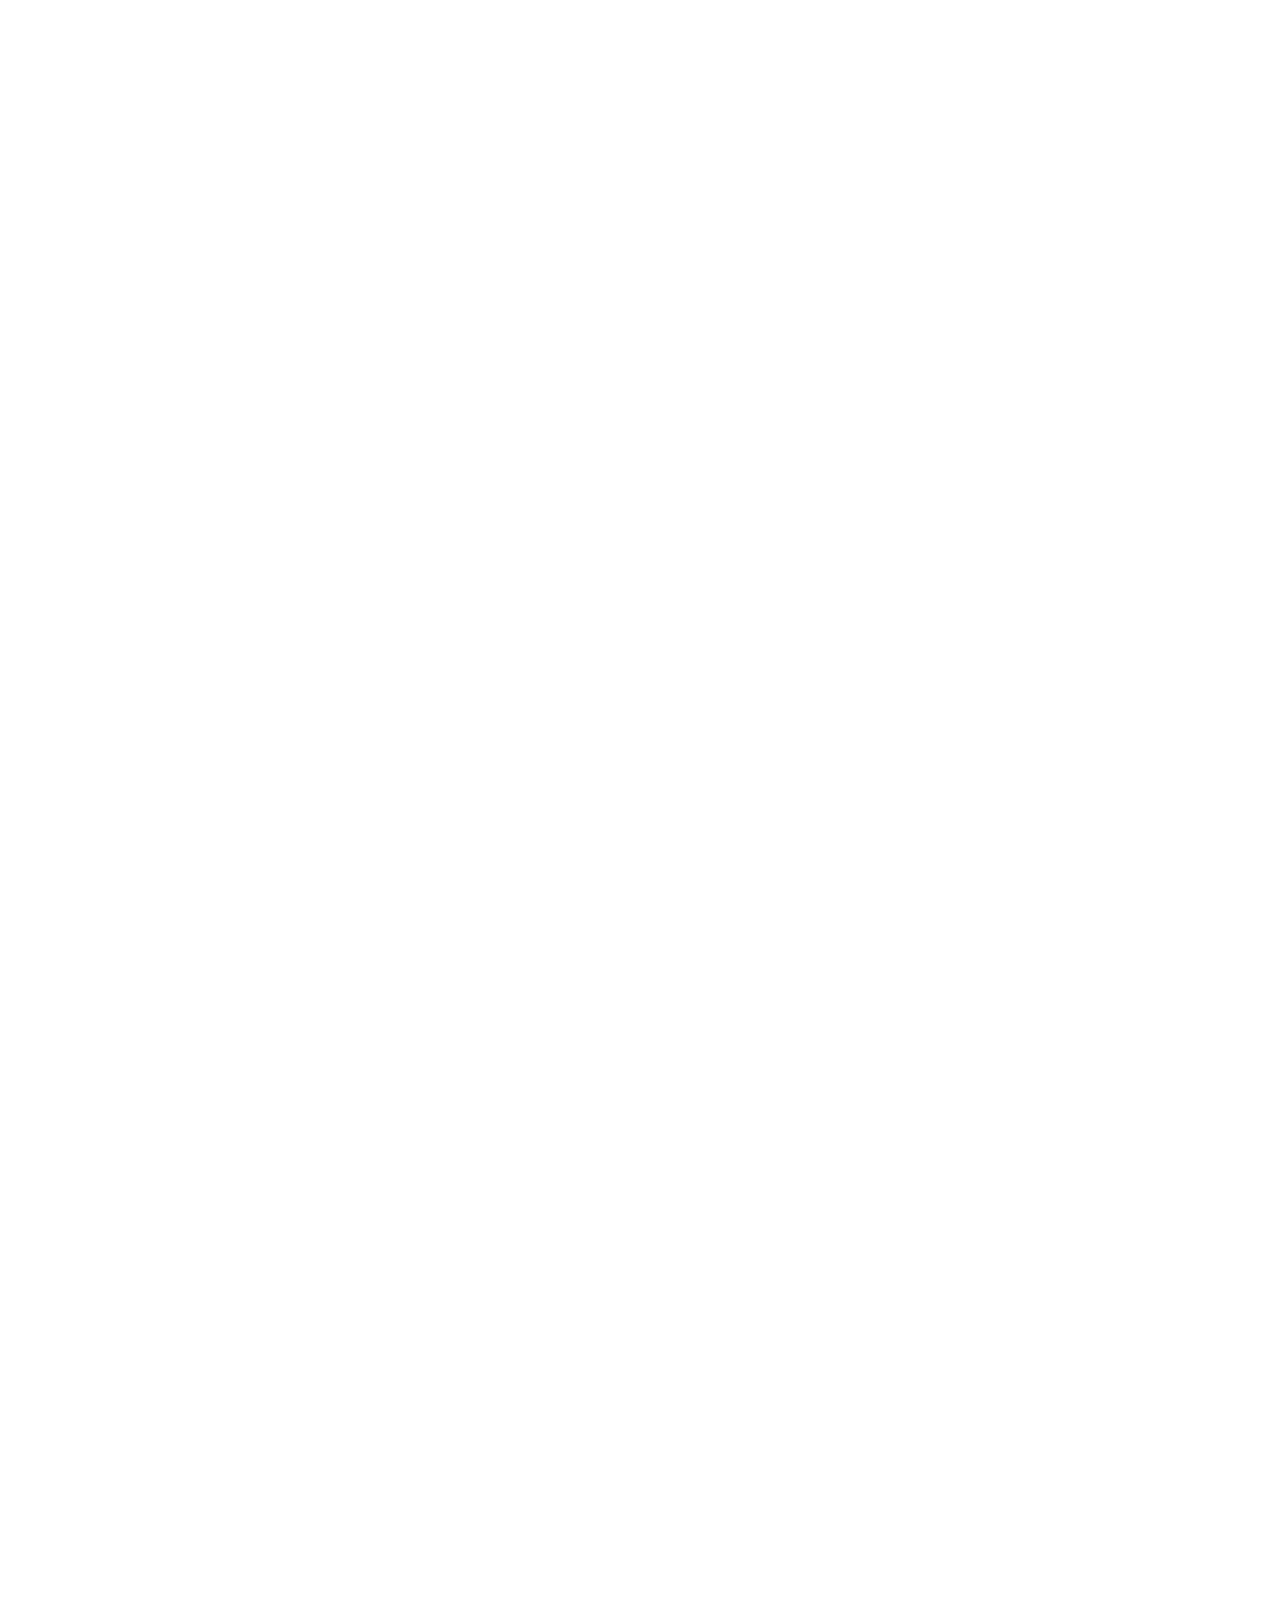
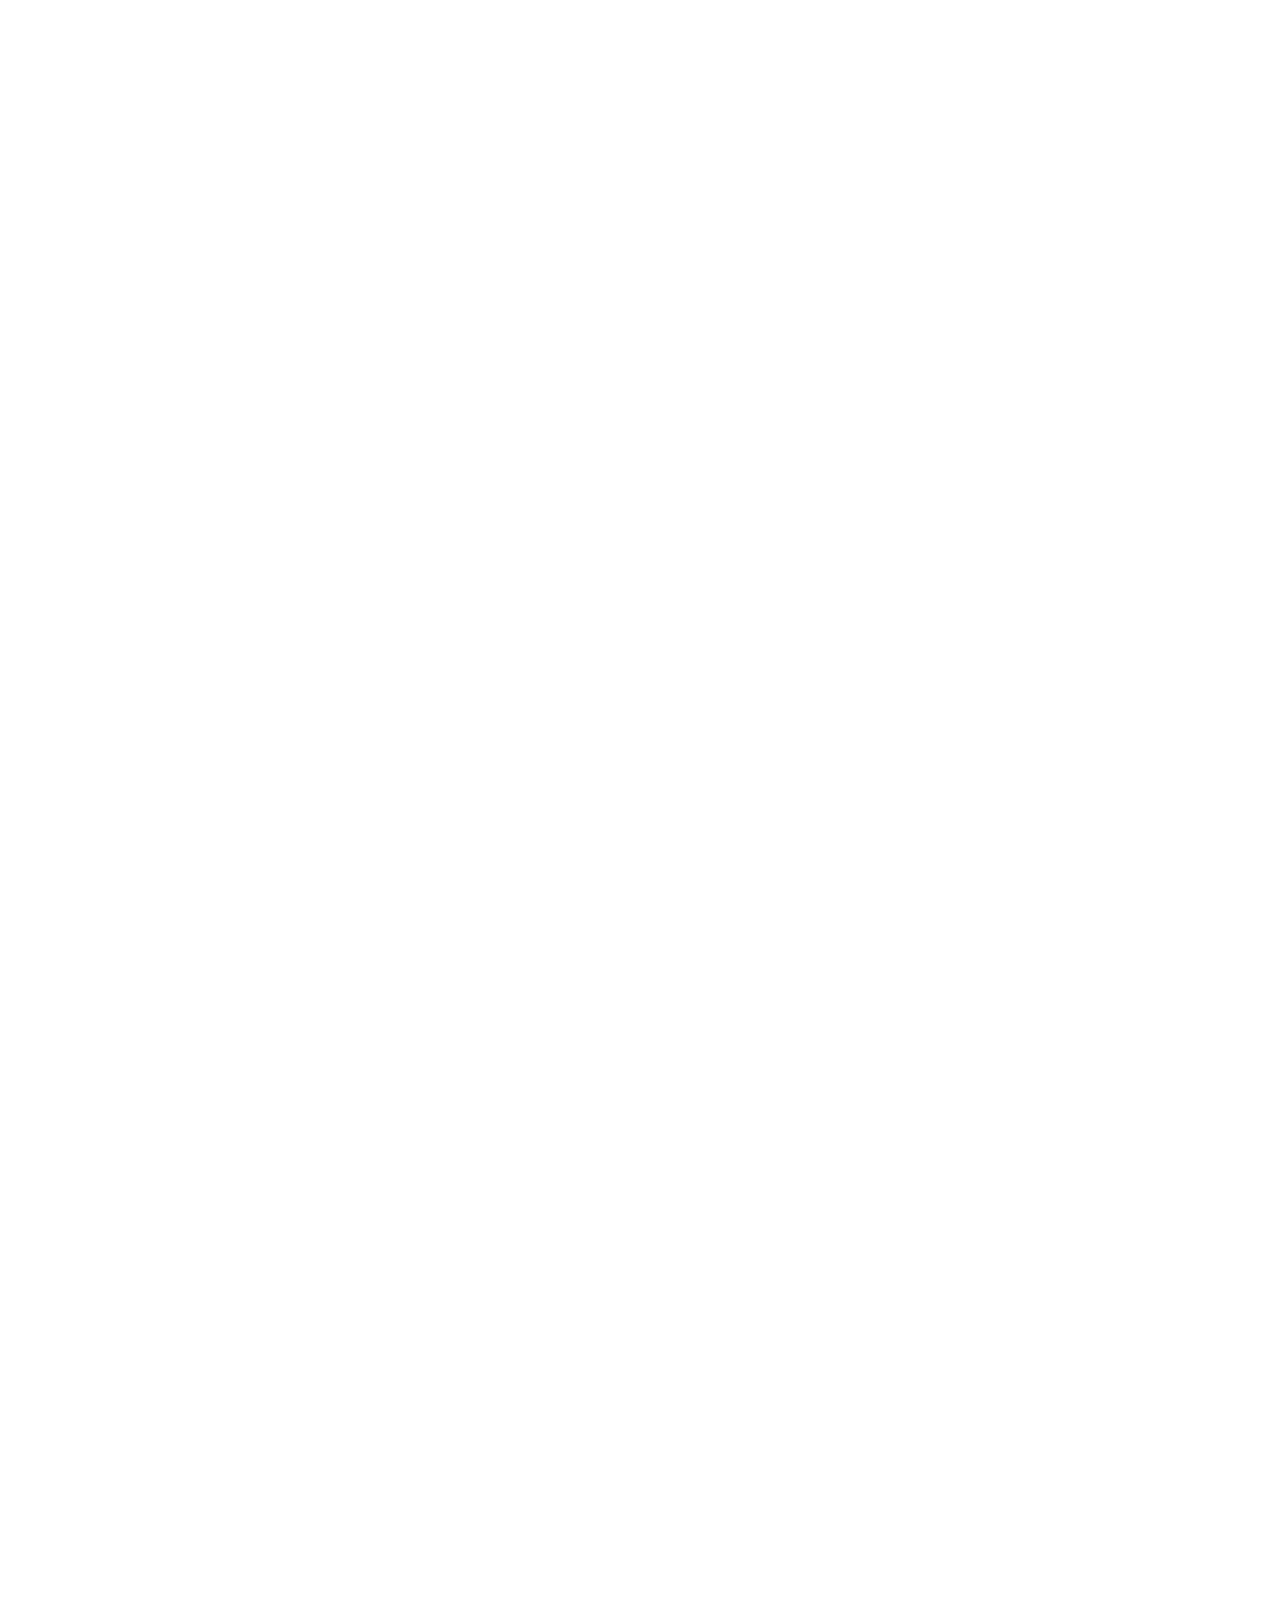
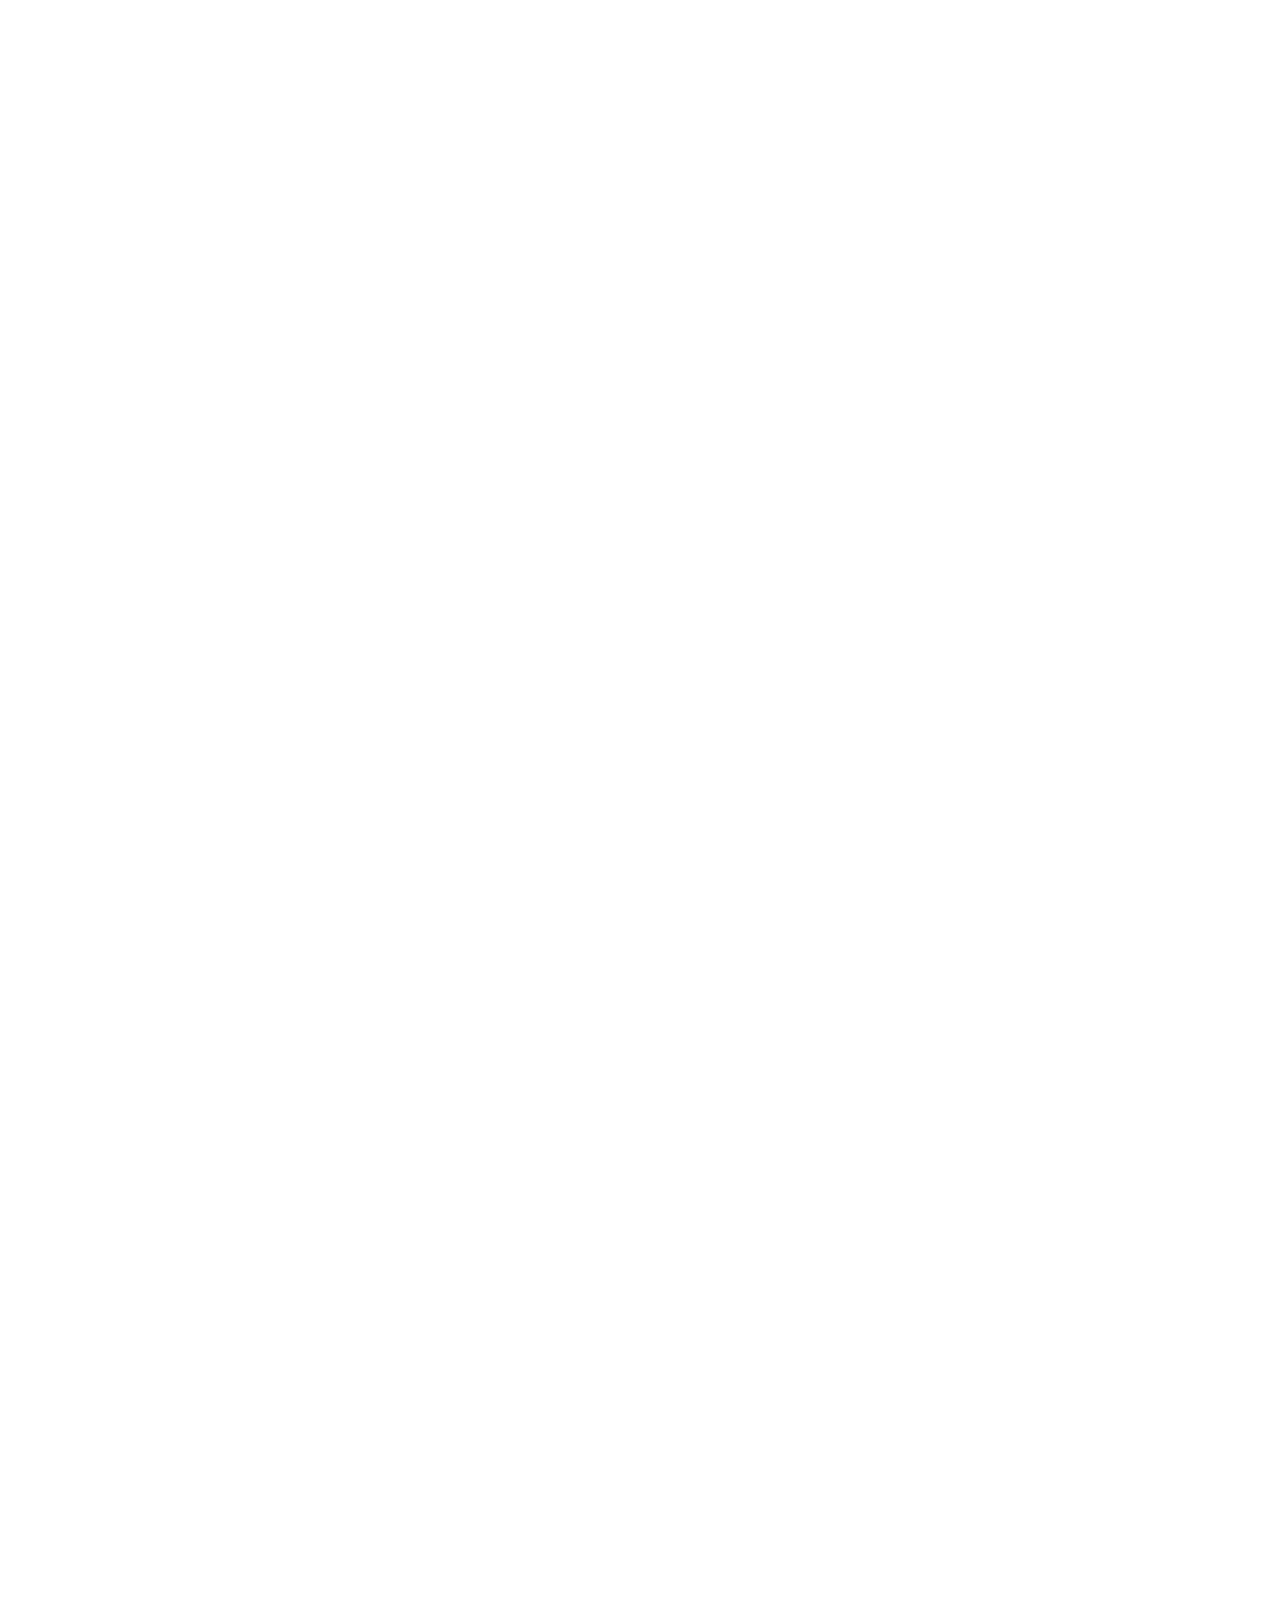
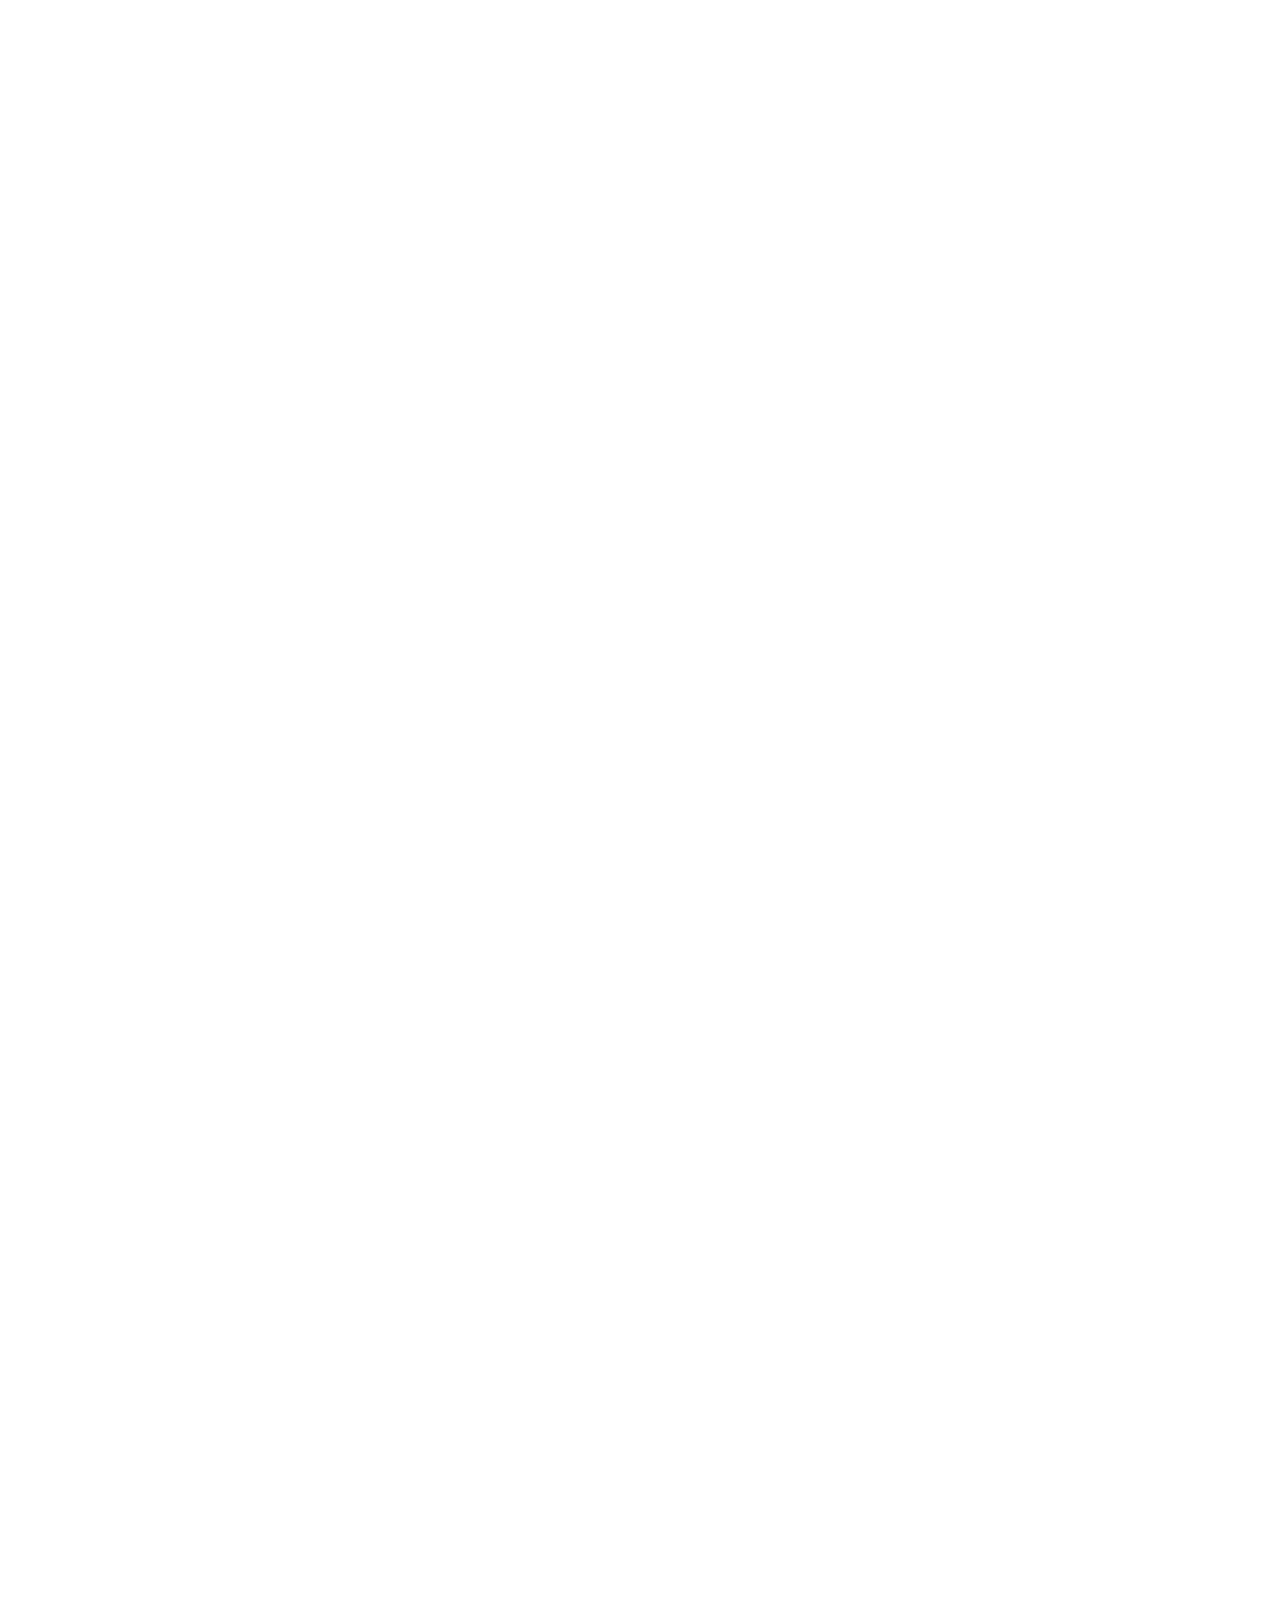
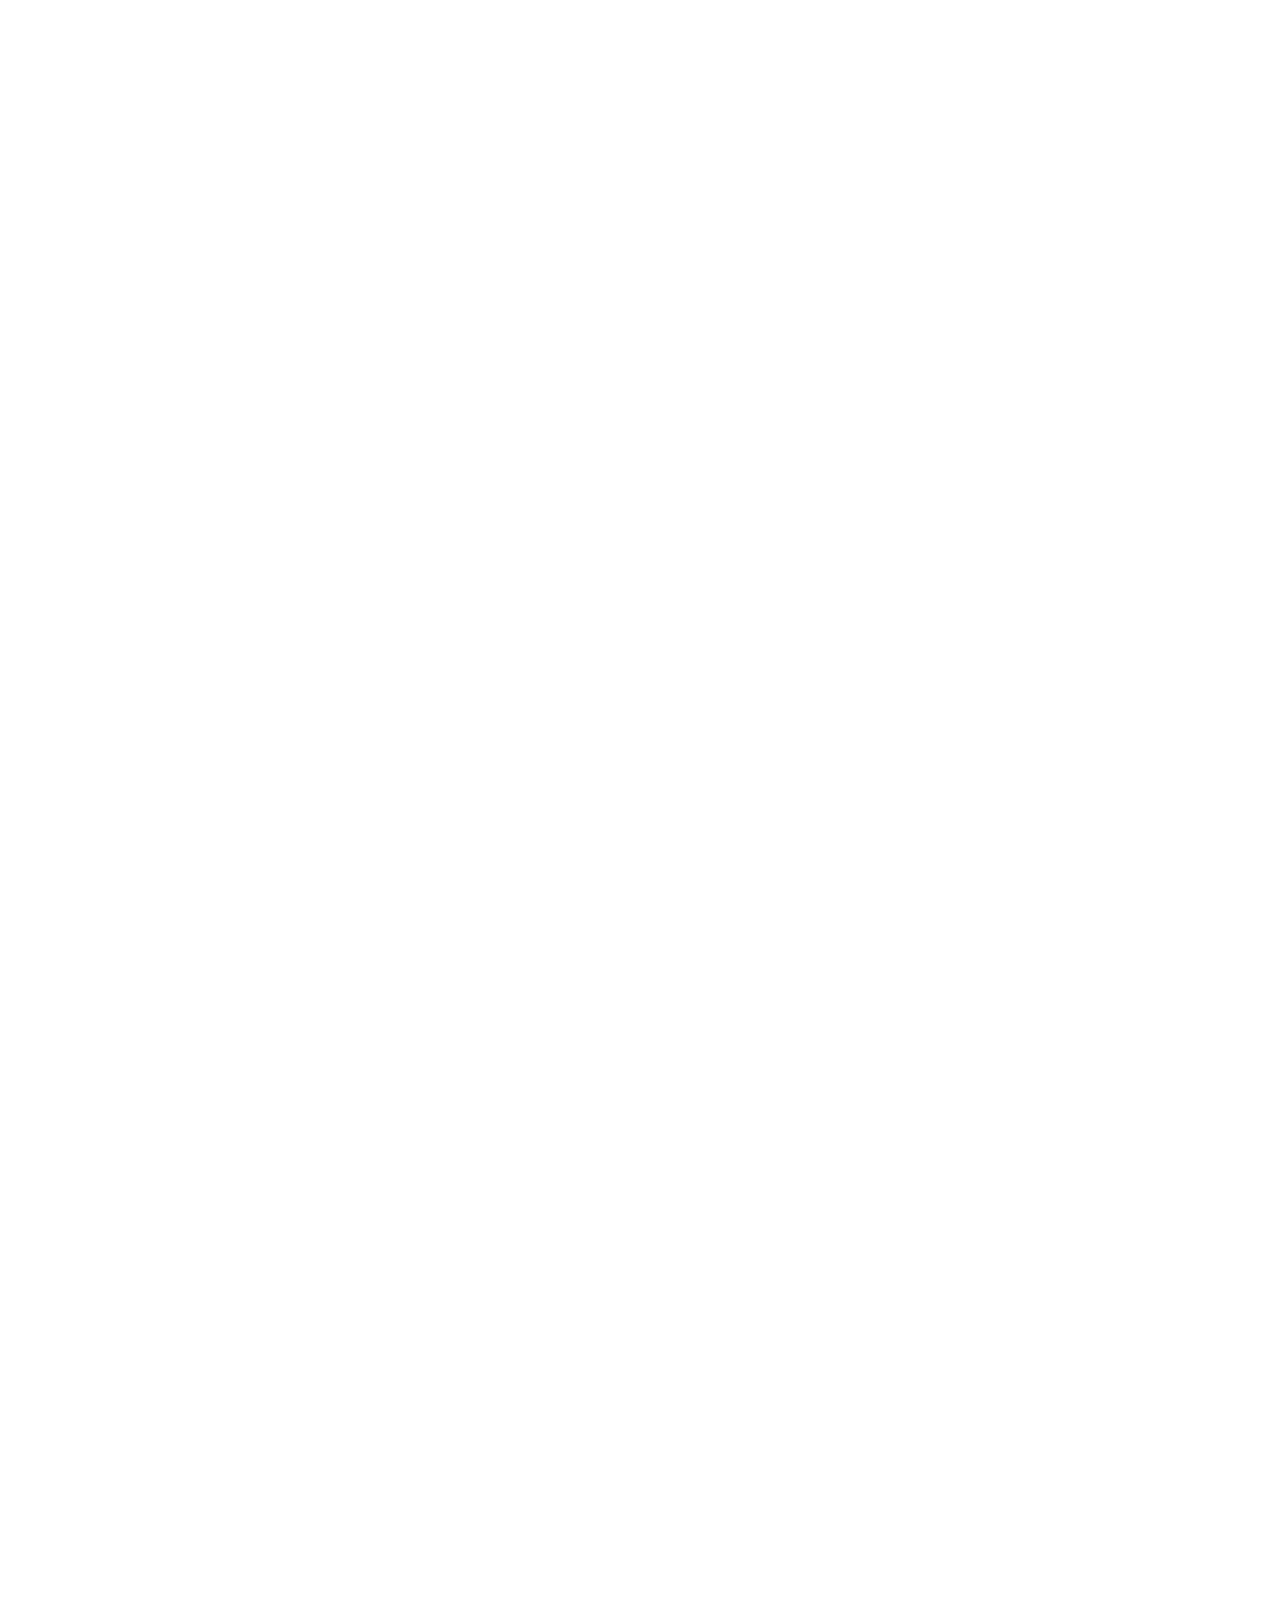
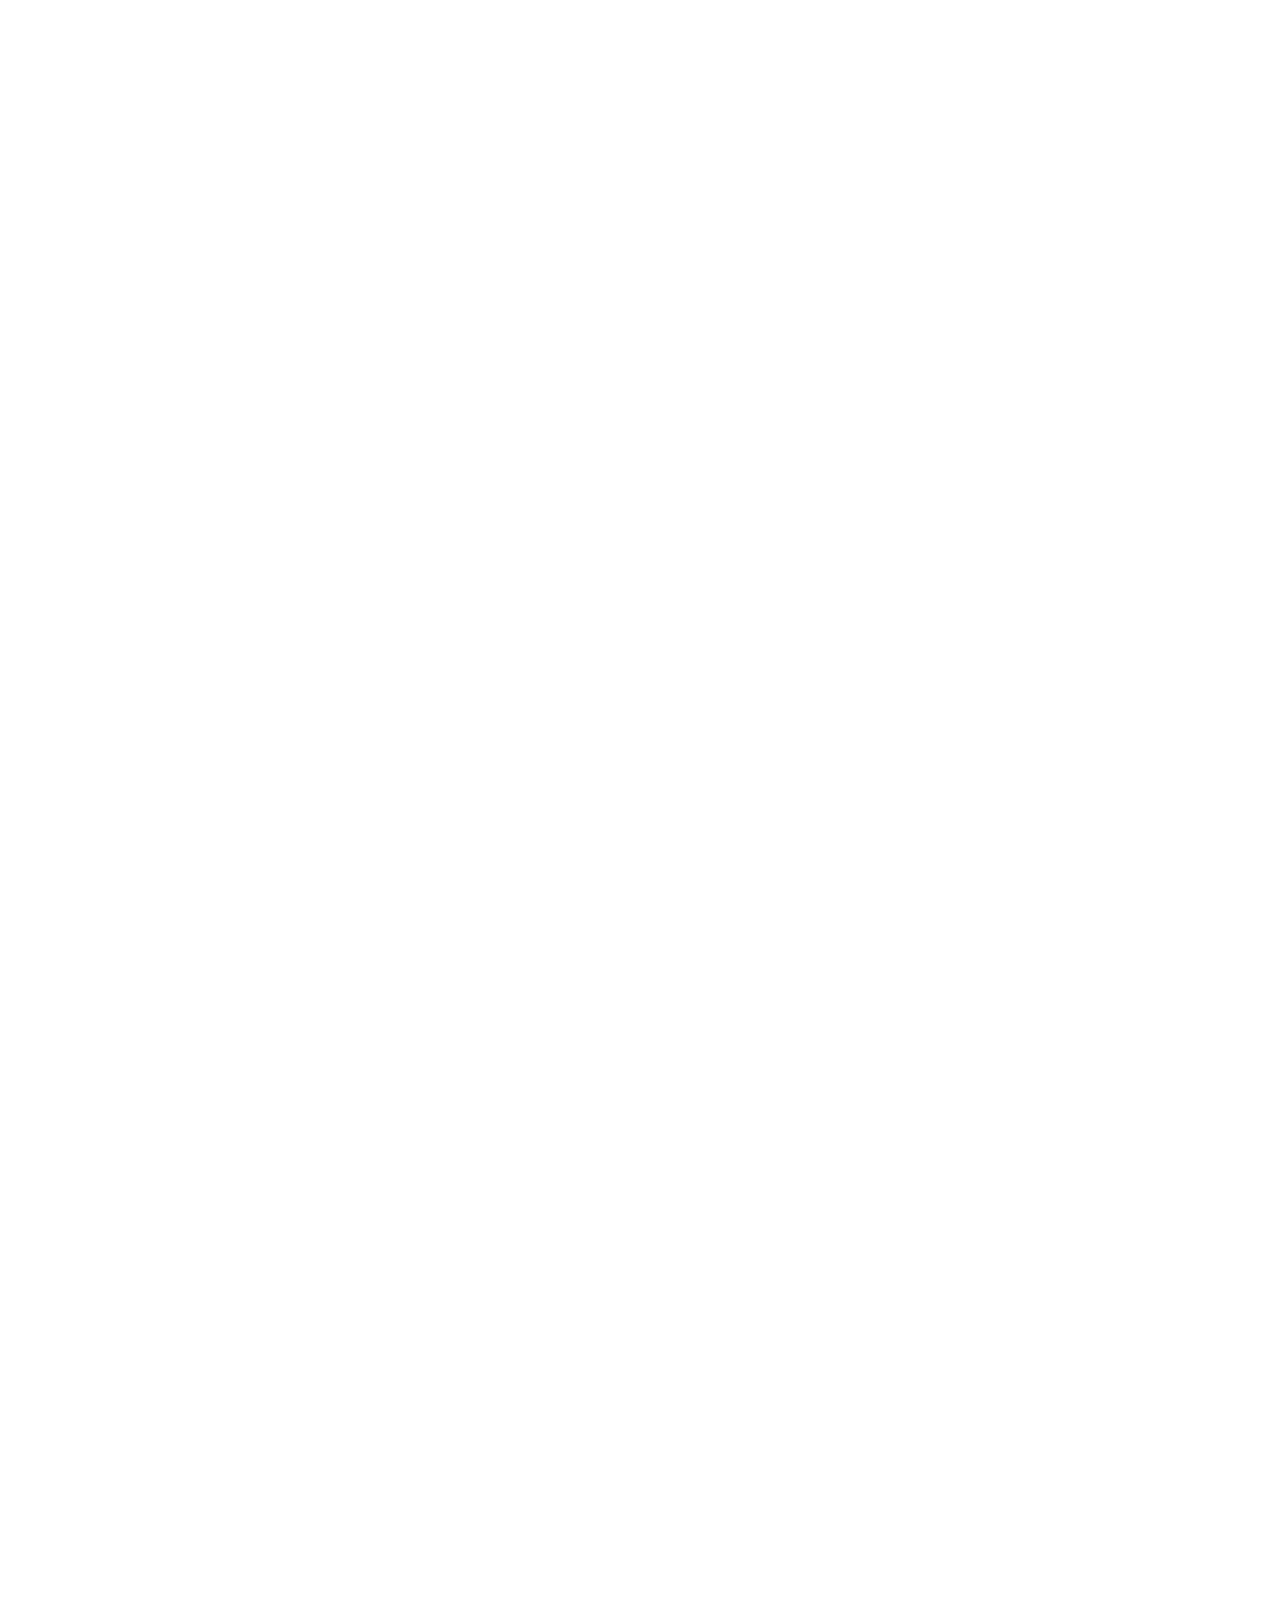
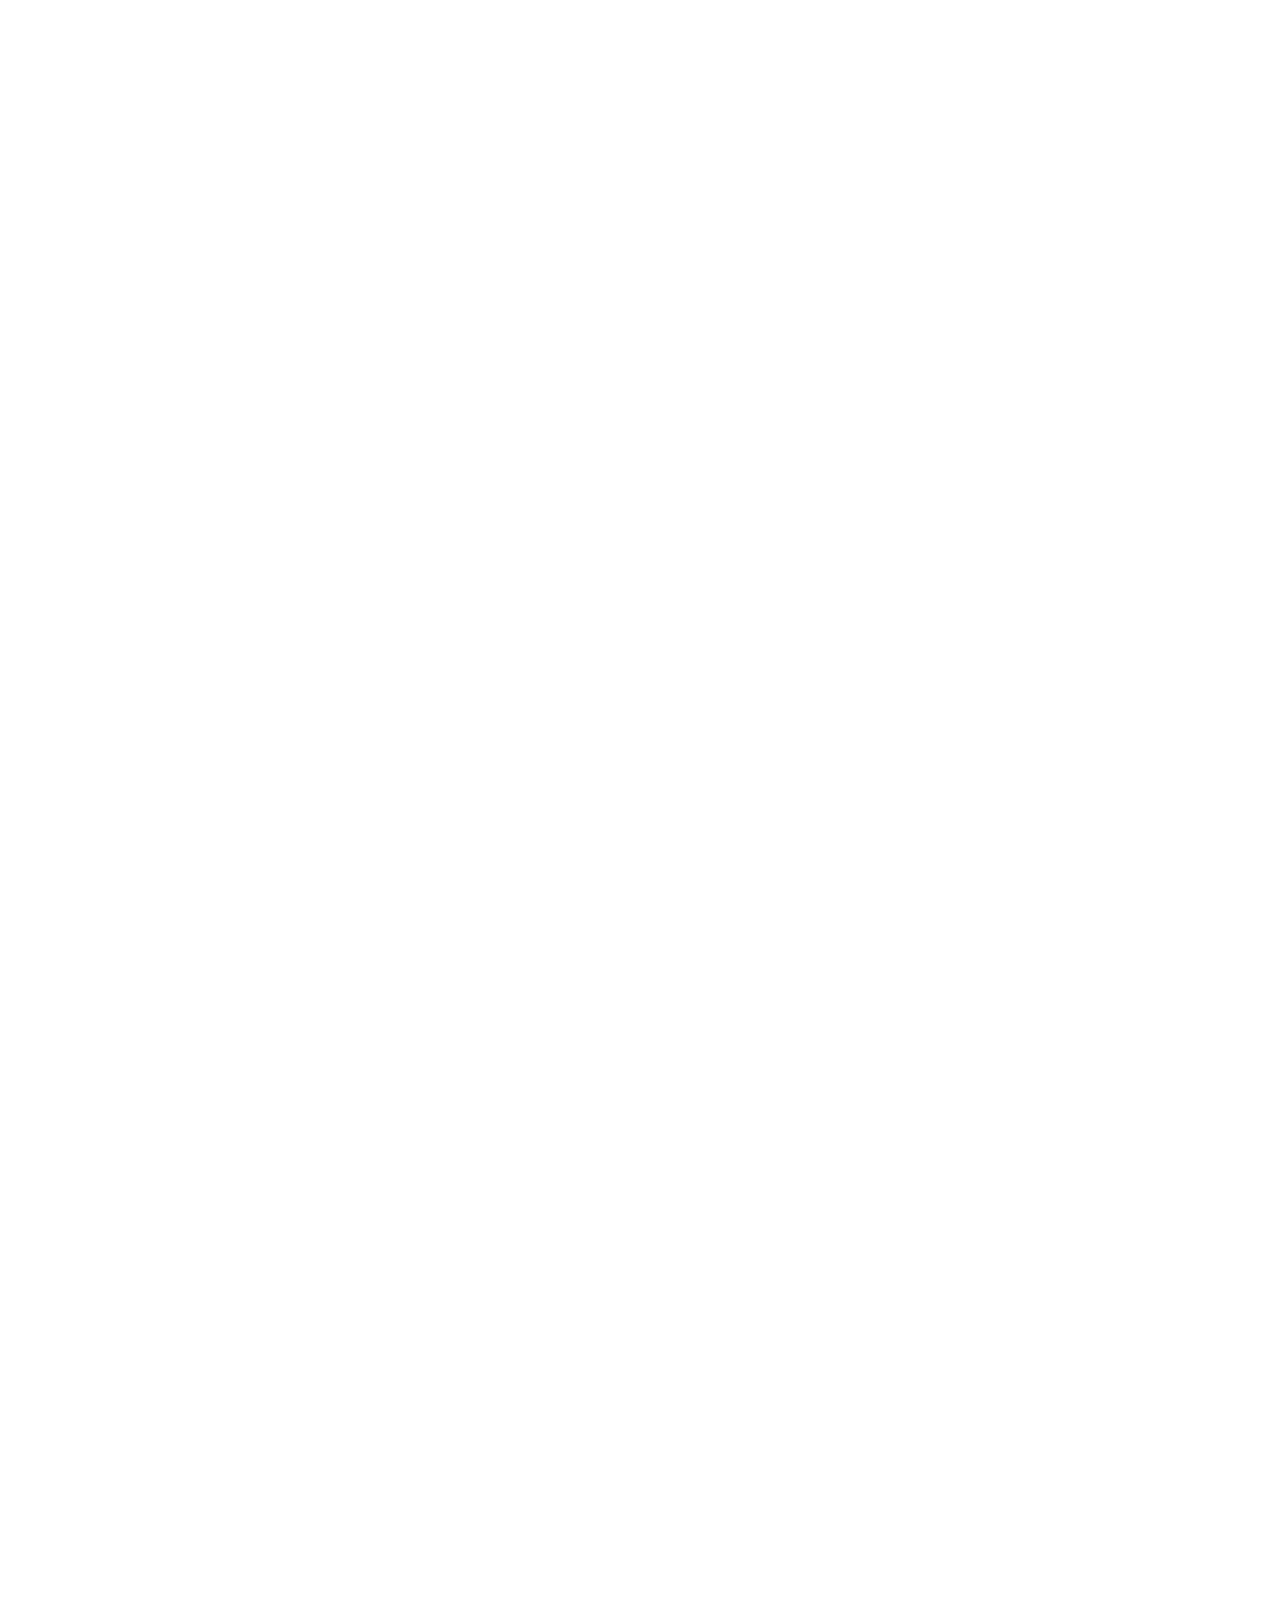
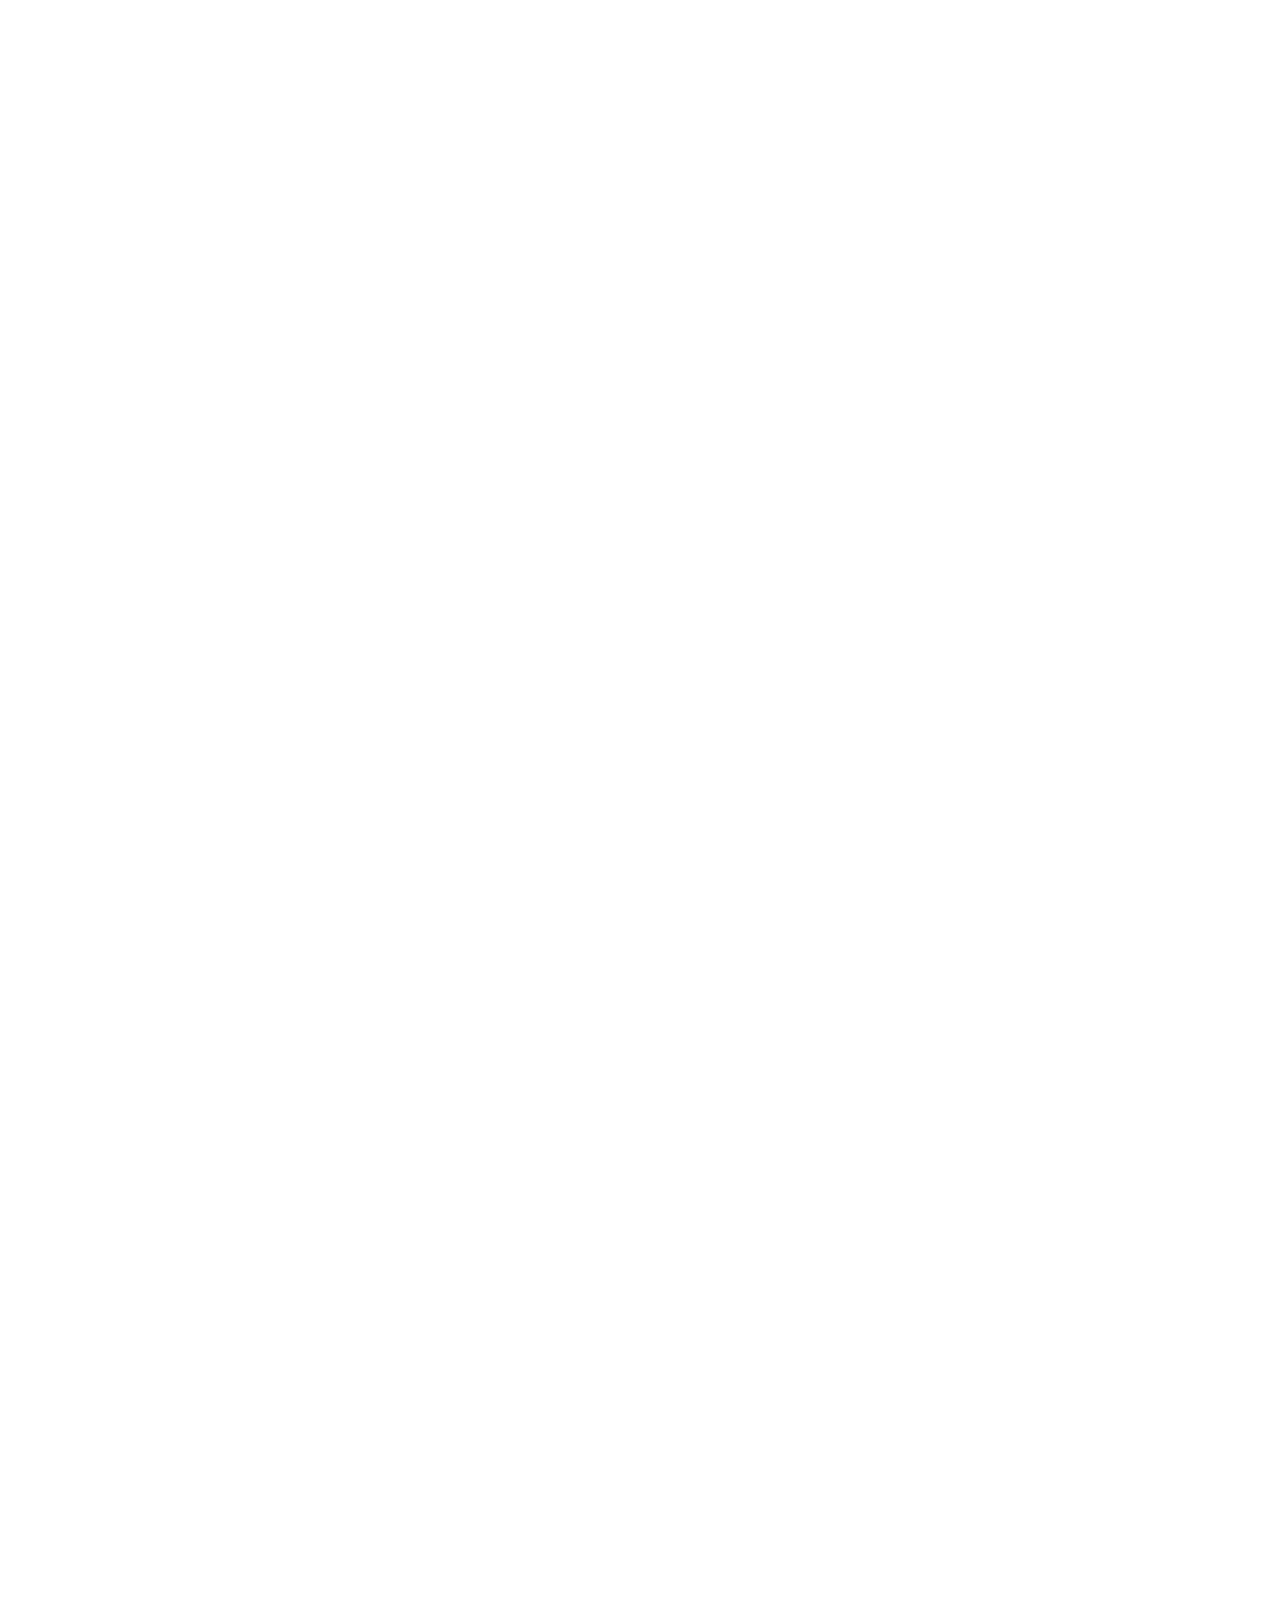
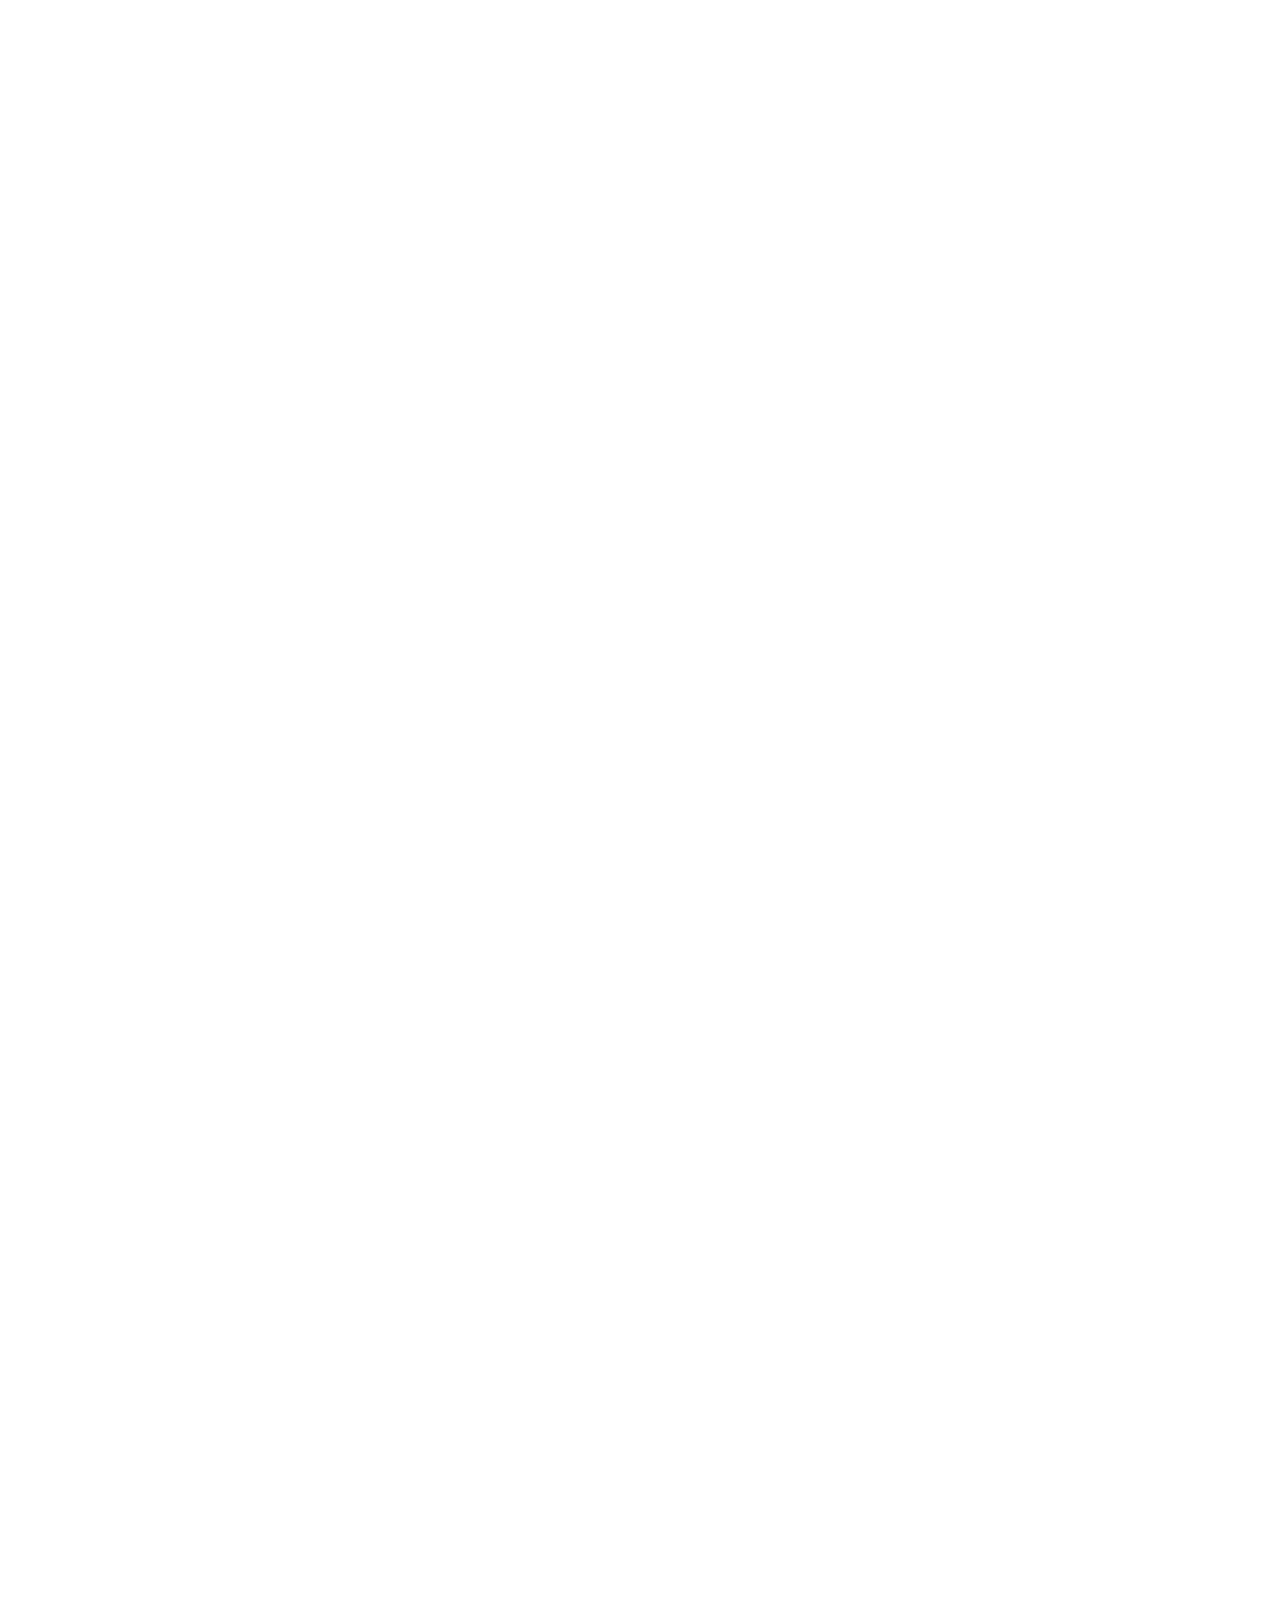
<file: index.html>
<!DOCTYPE html>
<html>
    <head>
       
        <title>
            YOUTUBE
        </title>
        <link rel="stylesheet" href="styles/video.css">
        <link rel="stylesheet" href="styles/header.css">
        <link rel="stylesheet" href="styles/sidebar.css">
        <link rel="stylesheet" href="styles/general.css">
        <link rel="stylesheet" href="styles/buttons.css">
        <link rel="preconnect" href="https://fonts.googleapis.com">
        <link rel="preconnect" href="https://fonts.gstatic.com" crossorigin>
        <link href="https://fonts.googleapis.com/css2?family=Roboto:ital,wght@0,100;0,300;0,400;0,500;0,700;0,900;1,100;1,300;1,400;1,500;1,700;1,900&display=swap" 
        rel="stylesheet">
    </head>

    <body>
        <div class="div-header">
            <div class="left-section">
                    <img class="hamburger-menu" src="menu-pics/hamburger-menu.svg">
                    <img class="youtube-logo" src="header-pics/youtube-logo.svg">
            </div>
            <div class="mid-section">
                <input class="search-bar" type="textbox" placeholder="Search">
                <button class="search-button"><img class="search-icon" src="header-pics/search.svg"></button>
                <button class="voice-search-button"><img class="voice-search-icon" src="header-pics/voice-search-icon.svg" alt="searchicon"></button>

            </div>

            <div class="right-section">
                <button id="button" class="upload-button"><img class="upload-icon" src="header-pics/upload.svg"></button>
                <div class="notifications">
                    <button id="button" class="notifications-button"><img class="notifications-icon" src="header-pics/notifications.svg"></button>
                    <div class="number-of-notifs">3</div>
                </div>
                <button id="button" class="my-channel-button"><img class="my-channel-icon" src="channel-pics/my-channel-pic.jpg"></button>
            </div>
        </div>
        
        <div class="sidebar">
            <div class="icons">
                <img class="home-icon" src="menu-pics/home.svg">
                <p>Home</p>
            </div>
            <div class="icons">
                <img class="shorts-icon" src="menu-pics/youtube-shorts-removebg-preview.png">
                <p>Shorts</p>
            </div>
            <div class="icons">
                <img class="subscriptions-icon" src="menu-pics/subscriptions.svg">
                <p>Subsriptions</p>
            </div>
            <div class="icons">
                <img class="you-icon" src="menu-pics/library.svg">
                <p>You</p>
            </div>
        <div>
                
            </div>
        </div>

        <div class="div-menu-video-page">
            <div class="div-video-grid">
                <div class="tab-buttons">
                    <button id="button" class="tab-button" >All</button>
                    <button id="button" class="tab-button">Music</button>
                    <button id="button" class="tab-button">Sports</button>
                    <button id="button" class="tab-button">News</button>
                    <button id="button" class="tab-button" >Tech</button>
                    <button id="button" class="tab-button">Live</button>
                    <button id="button" class="tab-button">Gaming</button>
                    <button id="button" class="tab-button">Recently Uploaded</button>
                </div>

                <div class="div-video-preview">
                    <div class="div-thumbnail-pic">
                        <img class="thumbnail" src="thumbnails/thumbnail-1.webp">
                        <div class="div-video-time">15:20</div>
                    </div>
                    <div class="div-video-info-grid">
                        <div class="div-channel-pic">
                            <img class="channel-pic" src="channel-pics/channel-1.jpeg">
                        </div>
    
                        <div class="div-video-info">
                            <div class="div-video-title">
                                <p class = "video-title" style="margin-right: 10px;">
                                    Talking Tech and AI with Google CEO Sundar Pichai!
                                </p>
                                <div class="vertical-ellipsis">
                                    <div>&#8226;</div> <!-- HTML entity for bullet point -->
                                    <div>&#8226;</div> <!-- HTML entity for bullet point -->
                                    <div>&#8226;</div> <!-- HTML entity for bullet point -->
                                </div>
                            </div>
    
                            <p class = video-author> Marques Brownlee</p>
    
                            <p class = video-details> 3.4M views &#183; 6 months ago </p>
                        </div>
                    </div>  
                </div>
    
                <div class="div-video-preview">
                    <div class="div-thumbnail-pic">
                        <img class="thumbnail" src="thumbnails/thumbnail-2.webp">
                        <div class="div-video-time">15:20</div>
                    </div>
                    <div class="div-video-info-grid">
                        <div class="div-channel-pic">
                            <img class="channel-pic" src="channel-pics/channel-2.jpeg">
                        </div>
                        <div class="div-video-info">
                            <div class="div-video-title">
                                <p class = "video-title">Try Not To Laugh Challenge #9</p>
                                <div class="vertical-ellipsis">
                                    <div>&#8226;</div> <!-- HTML entity for bullet point -->
                                    <div>&#8226;</div> <!-- HTML entity for bullet point -->
                                    <div>&#8226;</div> <!-- HTML entity for bullet point -->
                                </div>
                             </div>
                            <p class = video-author> Markiplier</p>
    
                            <p class = video-details> 19M views &#183; 4 years ago </p>
                        </div>
                    </div>   
                </div>
    
                <div class="div-video-preview">
                    <div class="div-thumbnail-pic">
                        <img class="thumbnail" src="thumbnails/thumbnail-3.webp">
                        <div class="div-video-time">15:20</div>
                    </div>
                    <div class="div-video-info-grid">
                        <div class="div-channel-pic">
                            <img class="channel-pic" src="channel-pics/channel-3.jpeg">
                        </div>
                        <div class="div-video-info">
                            <div class="div-video-title">
                                <p class = "video-title">Crazy Tik Toks Taken Moments Before DISASTER</p>
                                <div class="vertical-ellipsis">
                                    <div>&#8226;</div> <!-- HTML entity for bullet point -->
                                    <div>&#8226;</div> <!-- HTML entity for bullet point -->
                                    <div>&#8226;</div> <!-- HTML entity for bullet point -->
                                </div>
                            </div>    
                            <p class = video-author> SSSniperWolf </p>
    
                            <p class = video-details> 12M views &#183; 1 year ago </p>
                        </div>
                    </div>   
                </div>
    
                <div class="div-video-preview">
                    <div class="div-thumbnail-pic">
                        <img class="thumbnail" src="thumbnails/thumbnail-4.webp">
                        <div class="div-video-time">15:20</div>
                    </div>
                    <div class="div-video-info-grid">
                        <div class="div-channel-pic">
                            <img class="channel-pic" src="channel-pics/channel-4.jpeg">
                        </div>
    
                        <div class="div-video-info">
                            <div class="div-video-title">
                                <p class = "video-title">
                                    The Simplest Math Problem No One Can Solve - Collatz Conjecture</p>
                                    <div class="vertical-ellipsis">
                                        <div>&#8226;</div> <!-- HTML entity for bullet point -->
                                        <div>&#8226;</div> <!-- HTML entity for bullet point -->
                                        <div>&#8226;</div> <!-- HTML entity for bullet point -->
                                    </div>
                            </div>
                            <p class = video-author> Veritasium</p>
    
                            <p class = video-details> 18M views &#183; 4 months ago </p>
                        </div>
                    </div>  
                </div>
    
    
                <div class="div-video-preview">
                    <div class="div-thumbnail-pic">
                        <img class="thumbnail" src="thumbnails/thumbnail-5.webp">
                        <div class="div-video-time">15:20</div>
                    </div>
                    <div class="div-video-info-grid">
                        <div class="div-channel-pic">
                            <img class="channel-pic" src="channel-pics/channel-5.jpeg">
                        </div>
                        <div class="div-video-info">
                            <div class="div-video-title">
                                <p class = "video-title">
                                    Kadane's Algorithm to Maximum Sum Subarray Problem</p>
                                    <div class="vertical-ellipsis">
                                        <div>&#8226;</div> <!-- HTML entity for bullet point -->
                                        <div>&#8226;</div> <!-- HTML entity for bullet point -->
                                        <div>&#8226;</div> <!-- HTML entity for bullet point -->
                                    </div>
                            </div>   
                            <p class = video-author> CS Dojo</p>
    
                            <p class = video-details> 519K views &#183; 5 years ago </p>
                        </div>
                    </div>   
                </div>
    
                <div class="div-video-preview">
                    <div class="div-thumbnail-pic">
                        <img class="thumbnail" src="thumbnails/thumbnail-6.webp">
                        <div class="div-video-time">15:20</div>
                    </div>
                    <div class="div-video-info-grid">
                        <div class="div-channel-pic">
                            <img class="channel-pic" src="channel-pics/channel-6.jpeg">
                        </div>
                        <div class="div-video-info">
                            <div class="div-video-title">
                                <p class = "video-title">Anything You Can Fit In The Circle I’ll Pay For</p>
                                <div class="vertical-ellipsis">
                                    <div>&#8226;</div> <!-- HTML entity for bullet point -->
                                    <div>&#8226;</div> <!-- HTML entity for bullet point -->
                                    <div>&#8226;</div> <!-- HTML entity for bullet point -->
                                </div>
                        </div>    
                            <p class = video-author> MrBeast </p>
    
                            <p class = video-details> 141M views &#183; 1 year ago </p>
                        </div>
                    </div>   
                </div>
            </div>
        
        </div>

    </body>

</html>
</file>
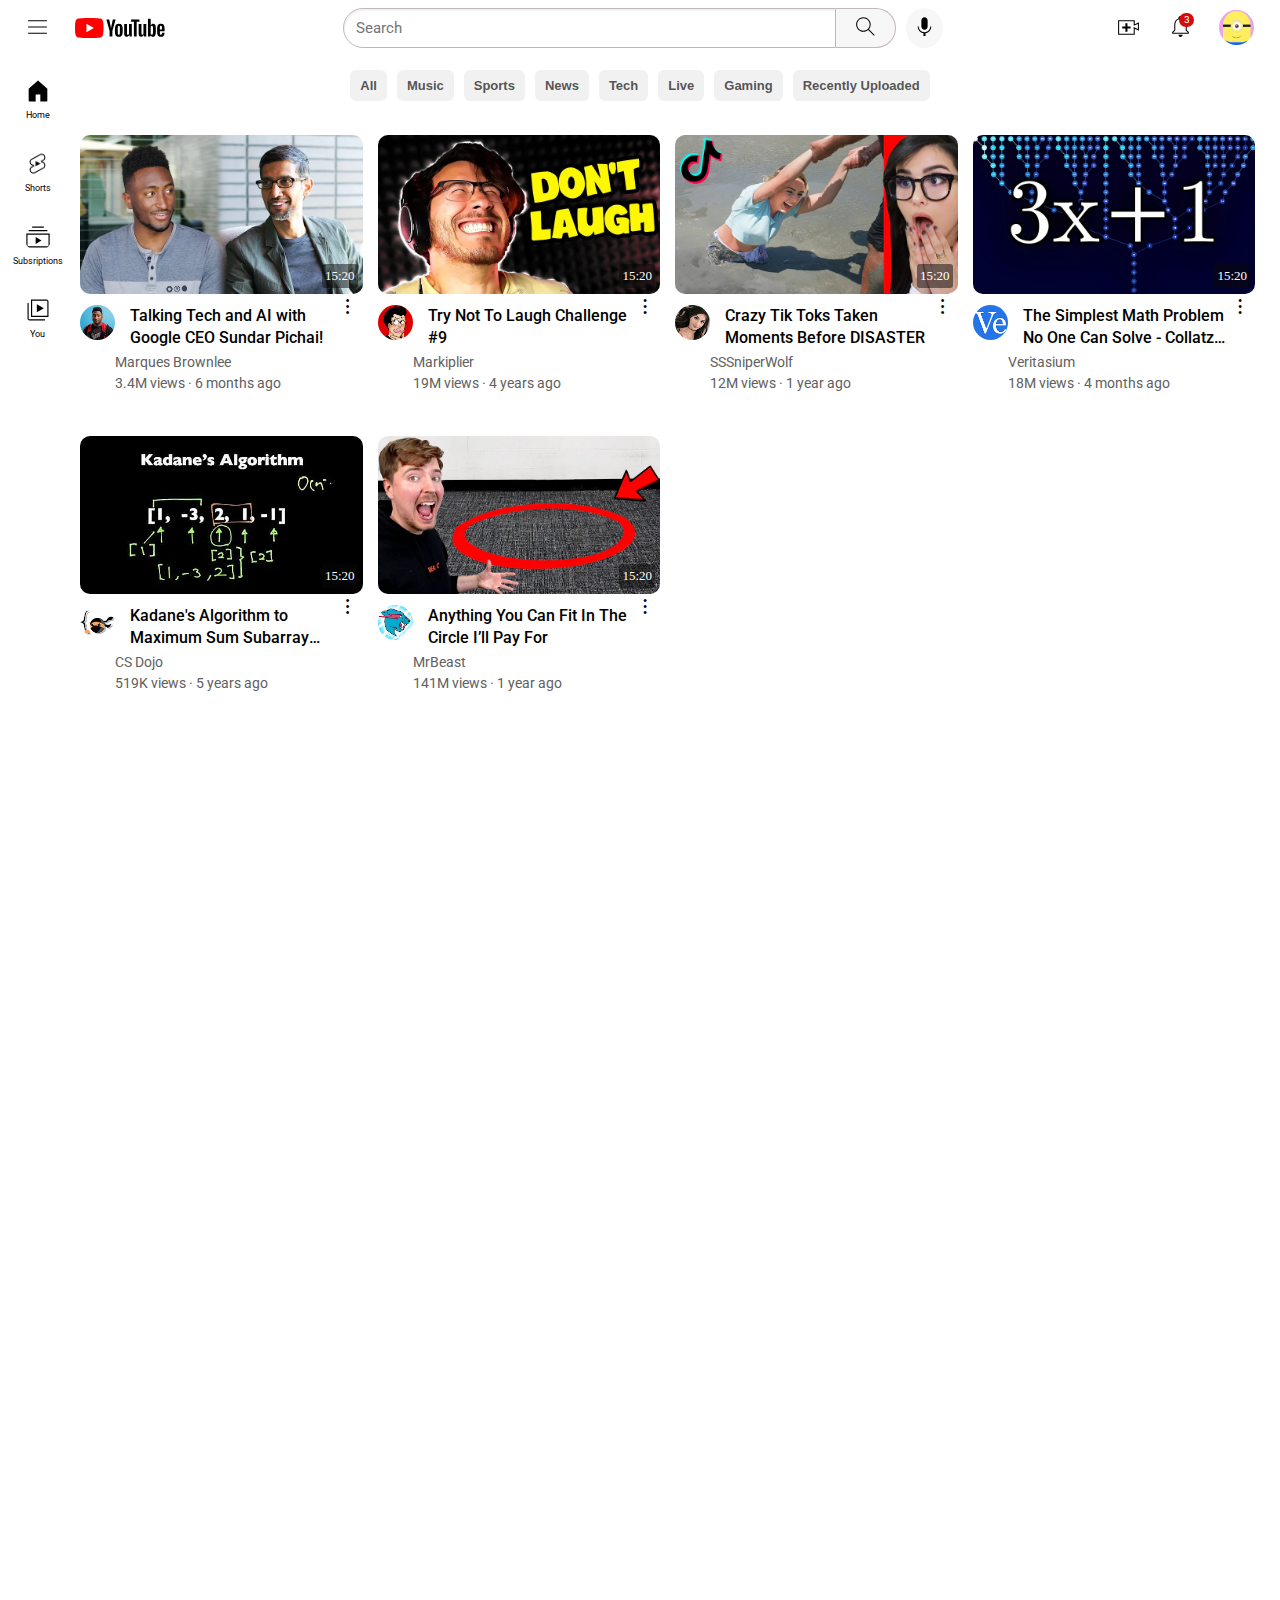
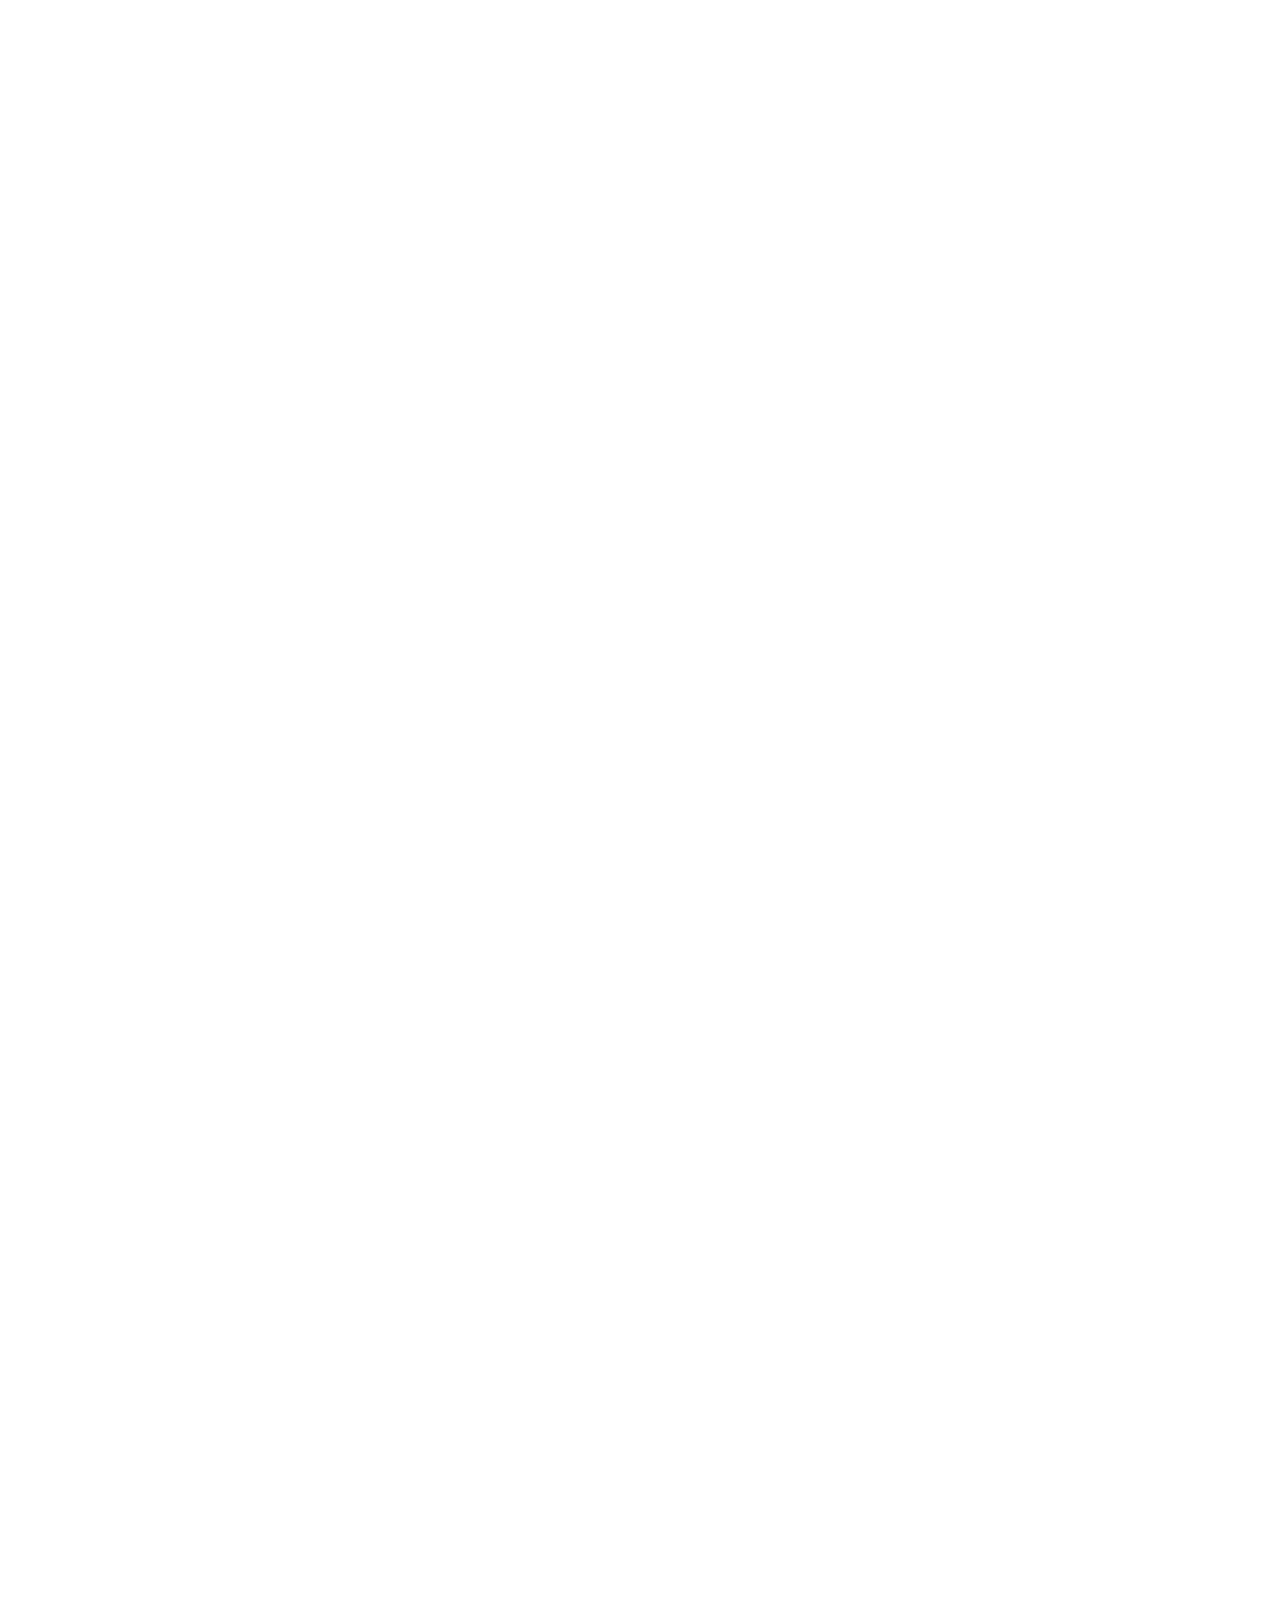
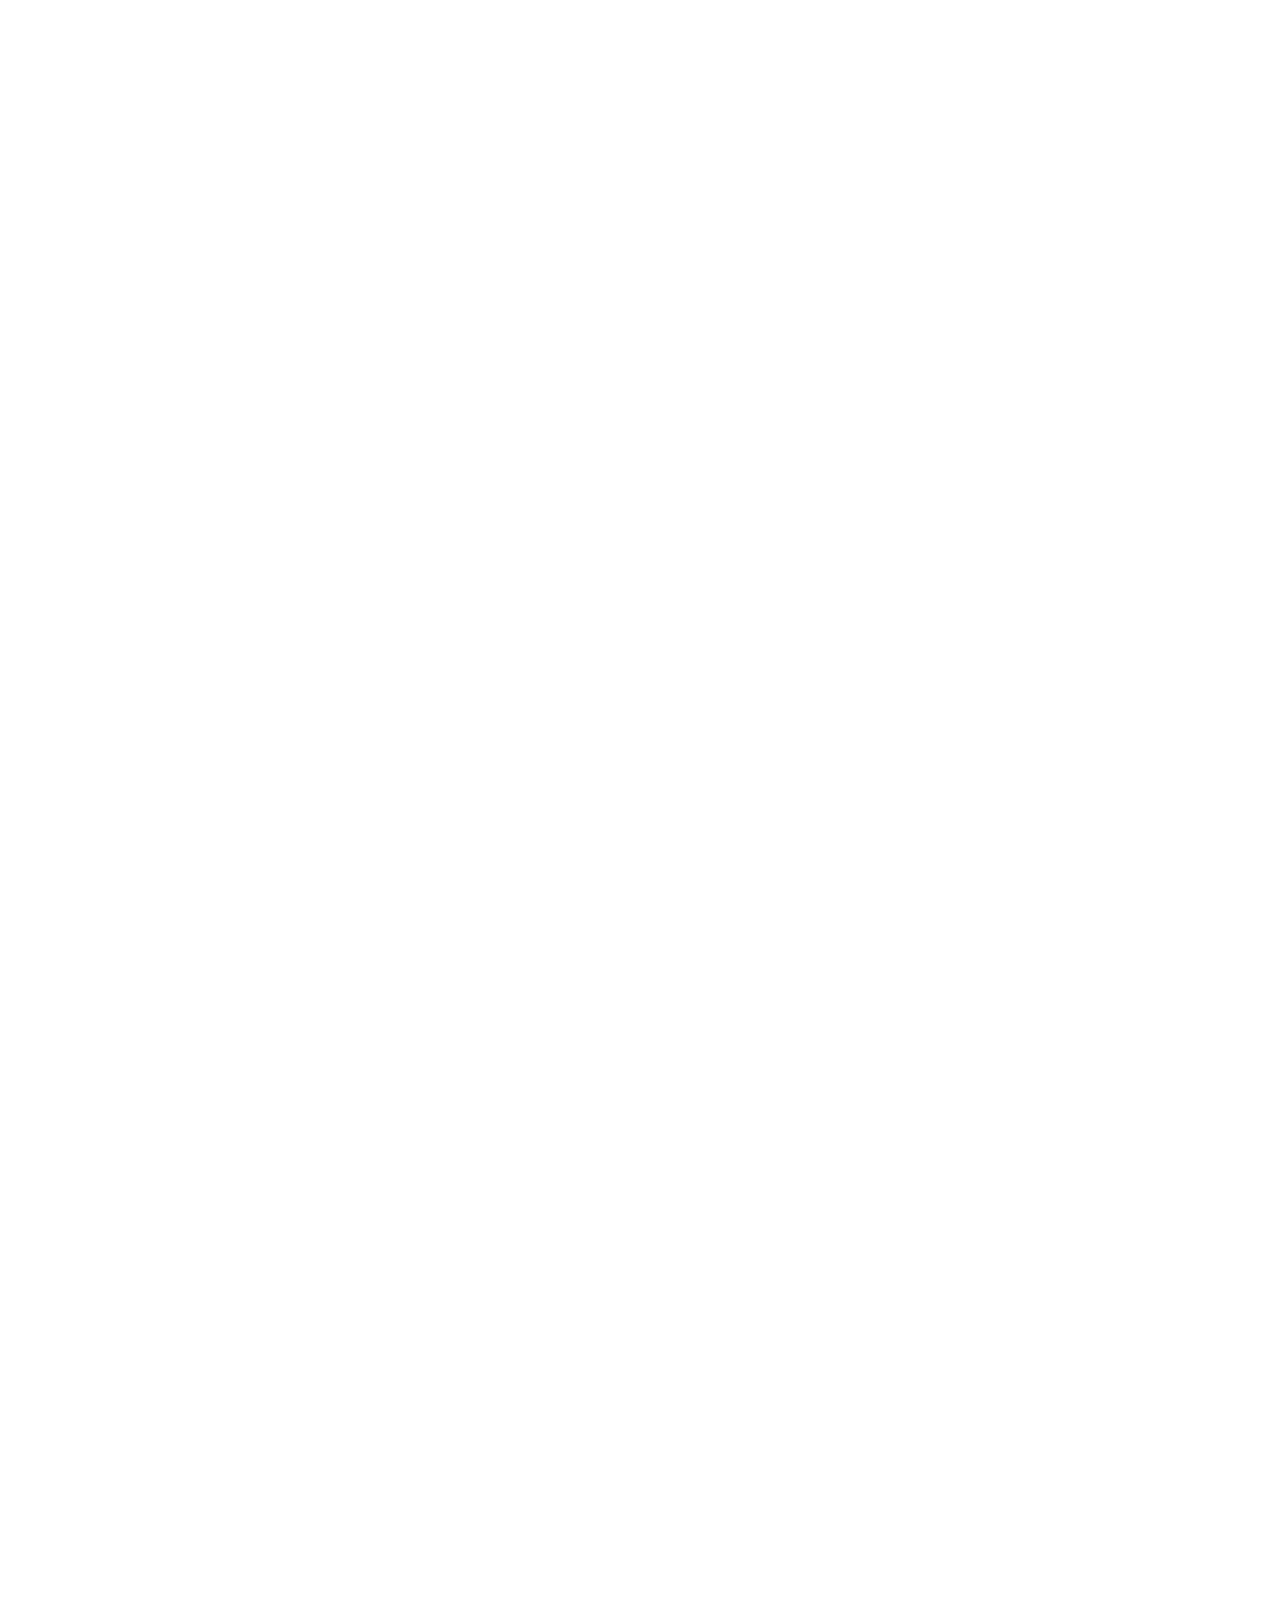
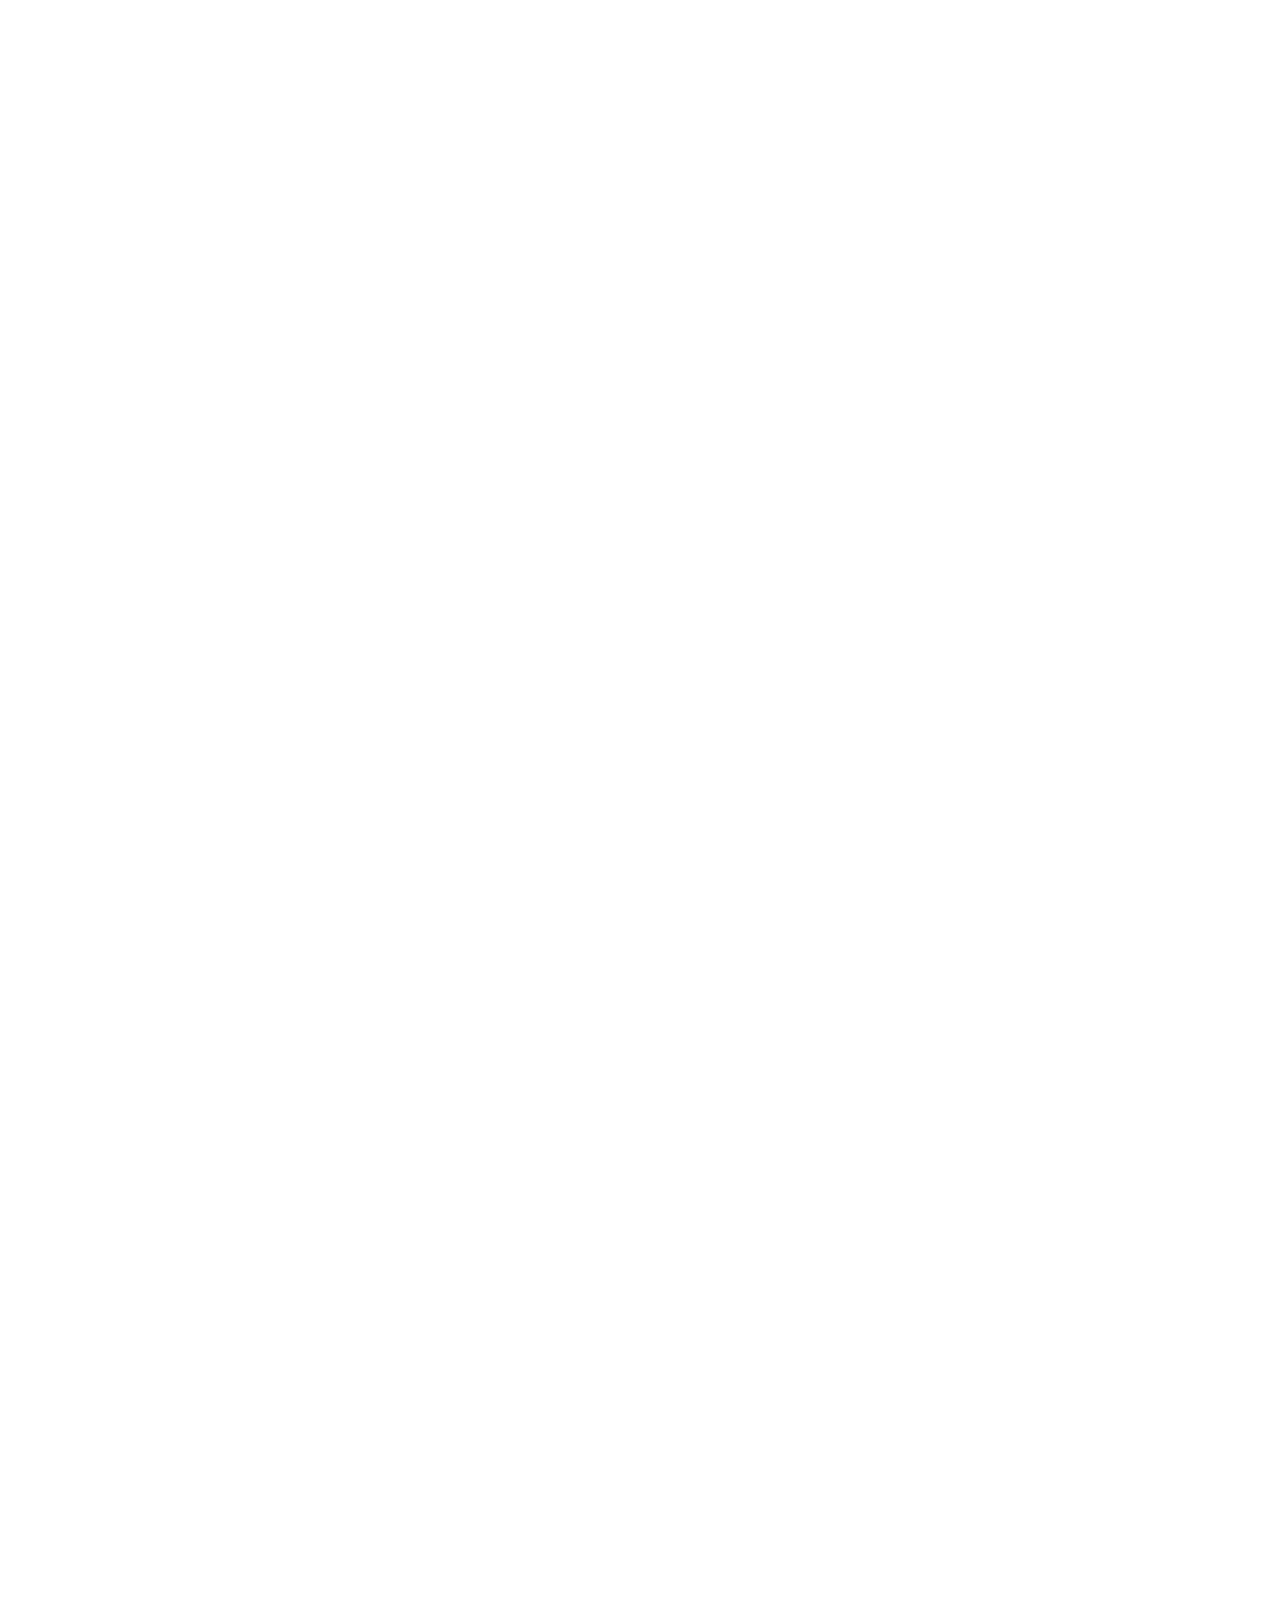
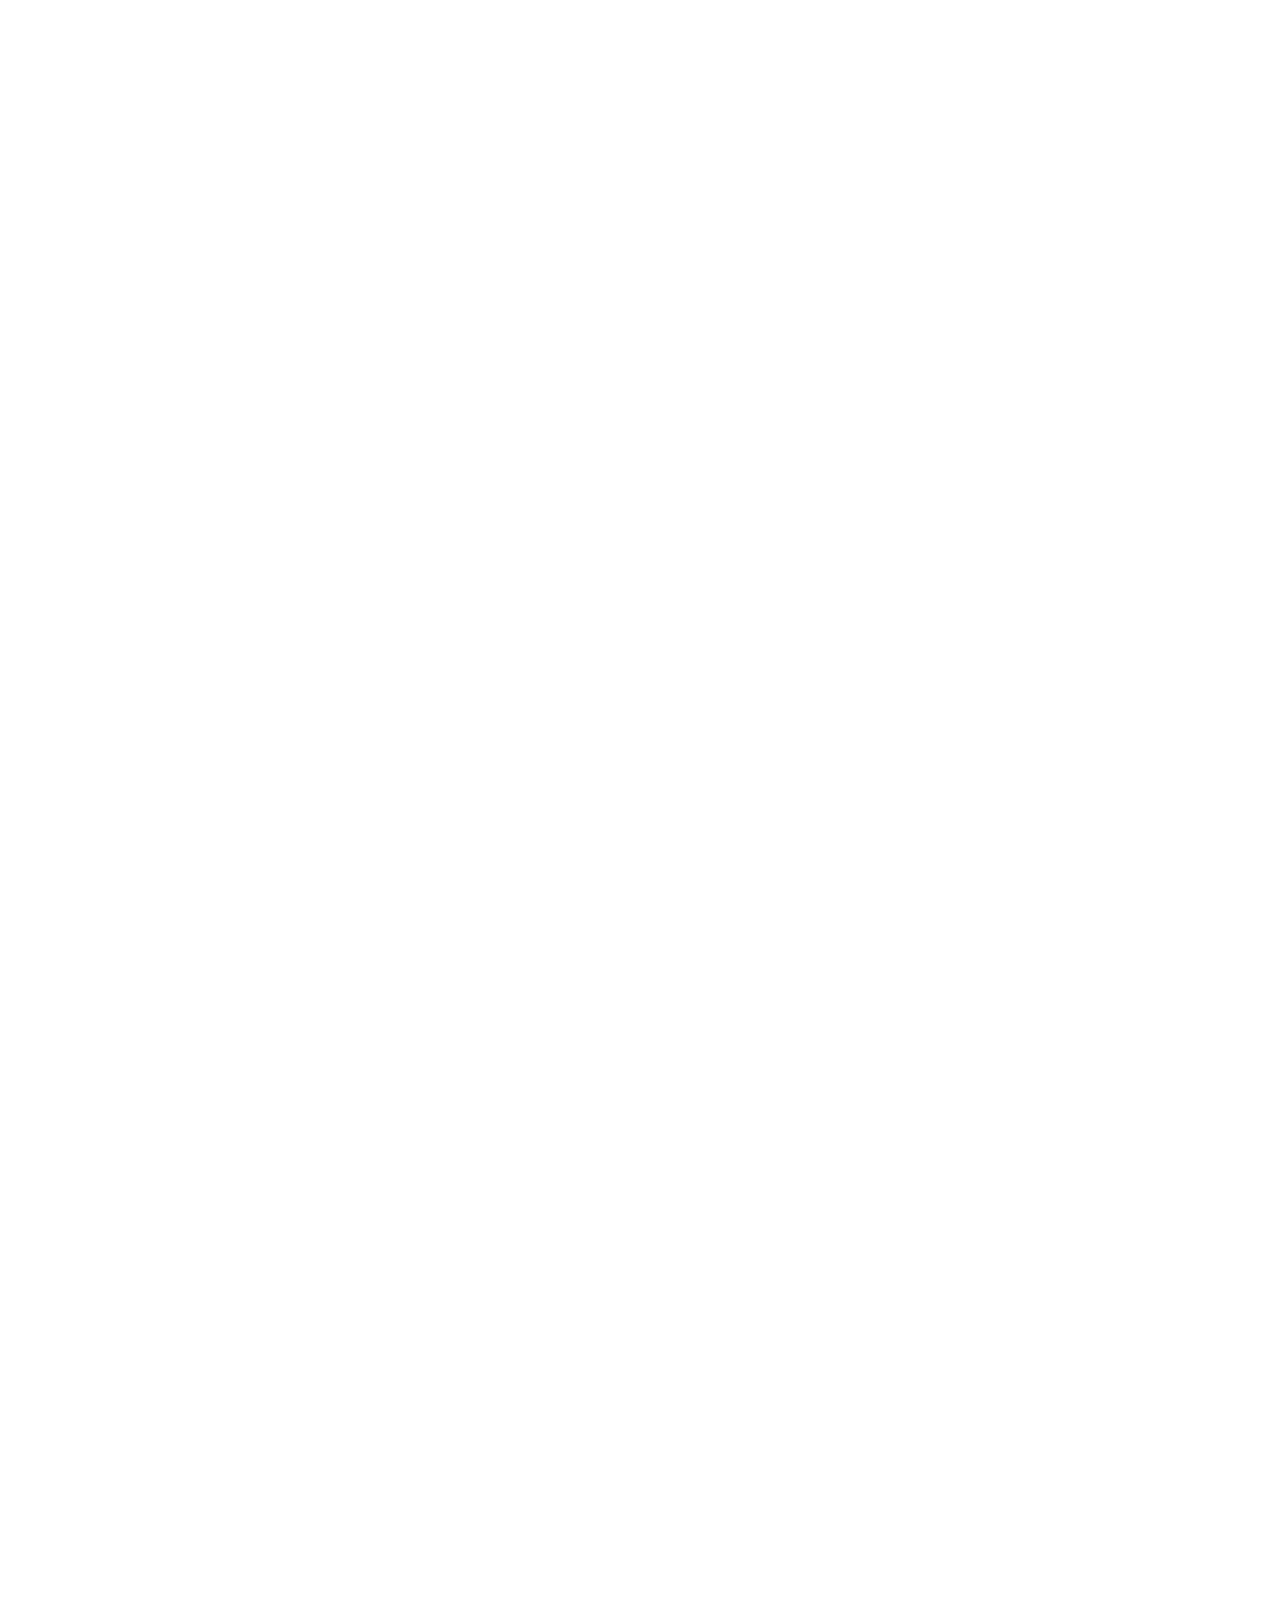
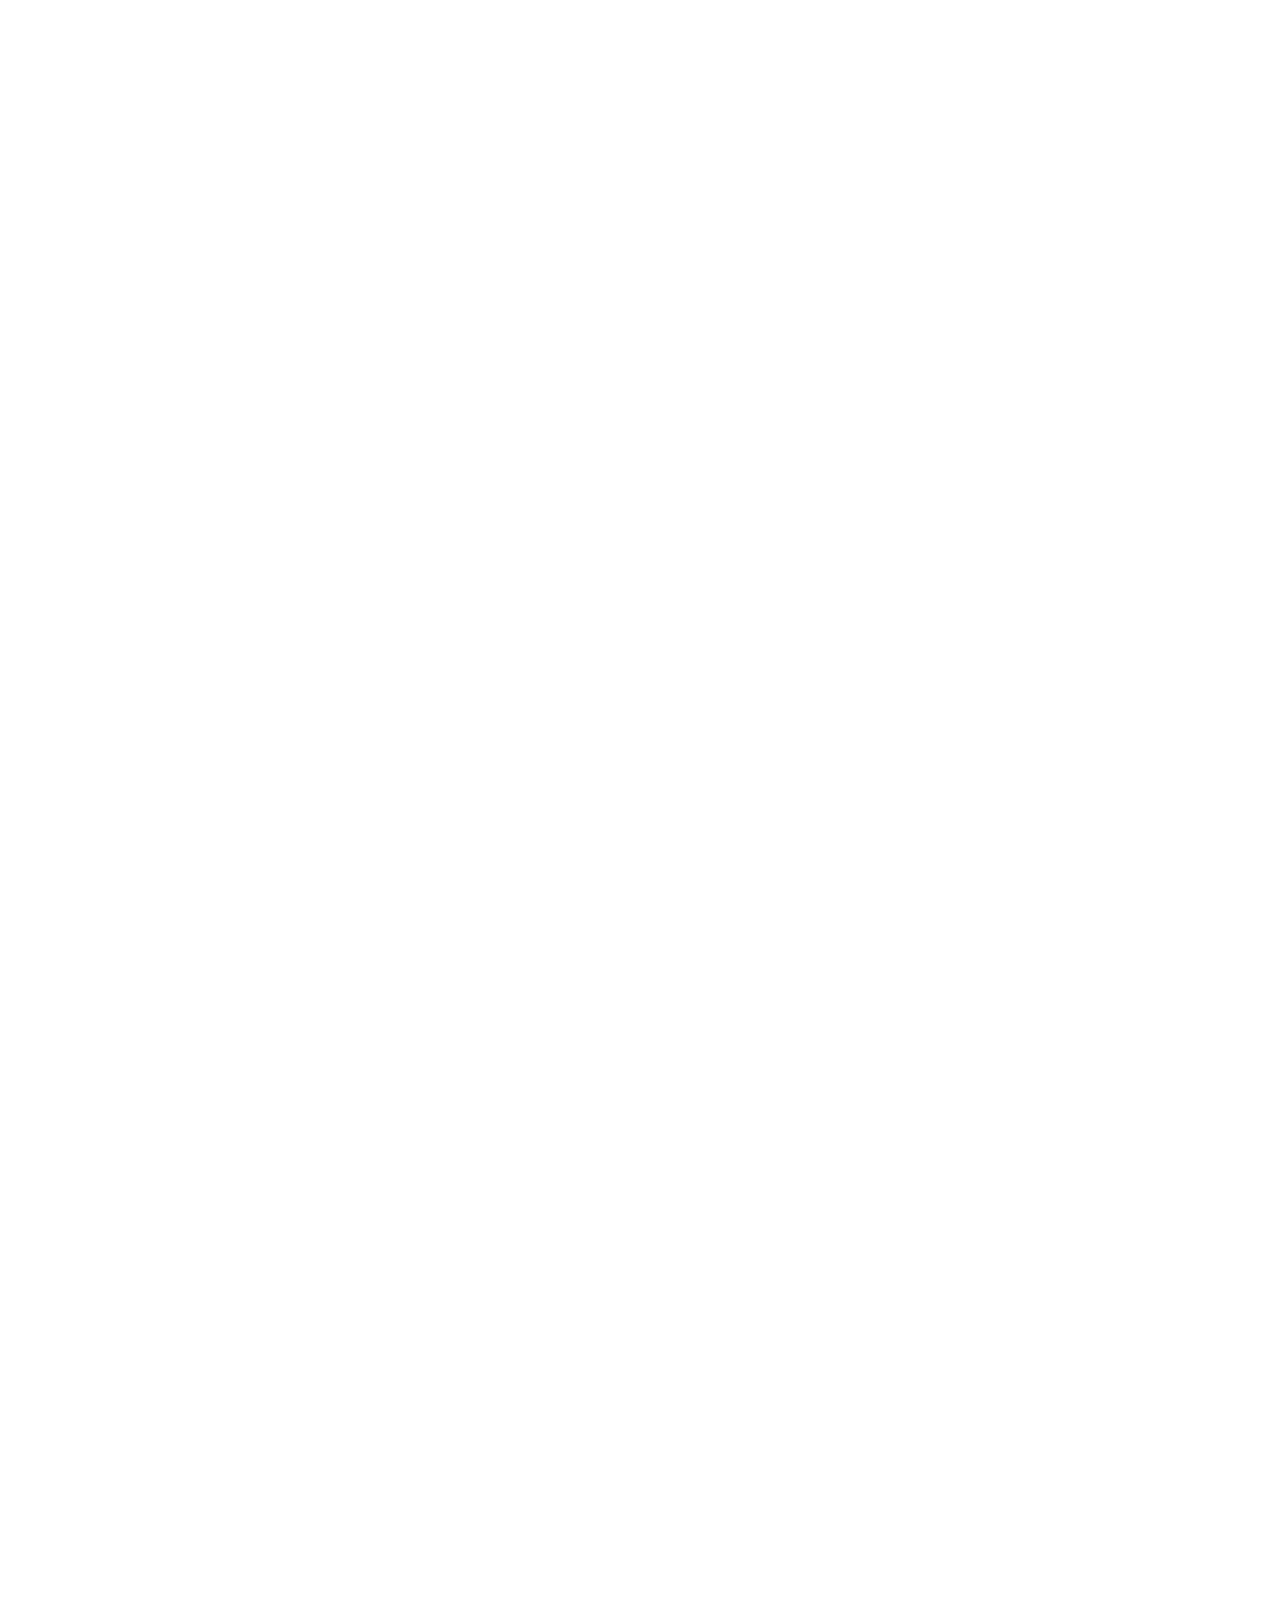
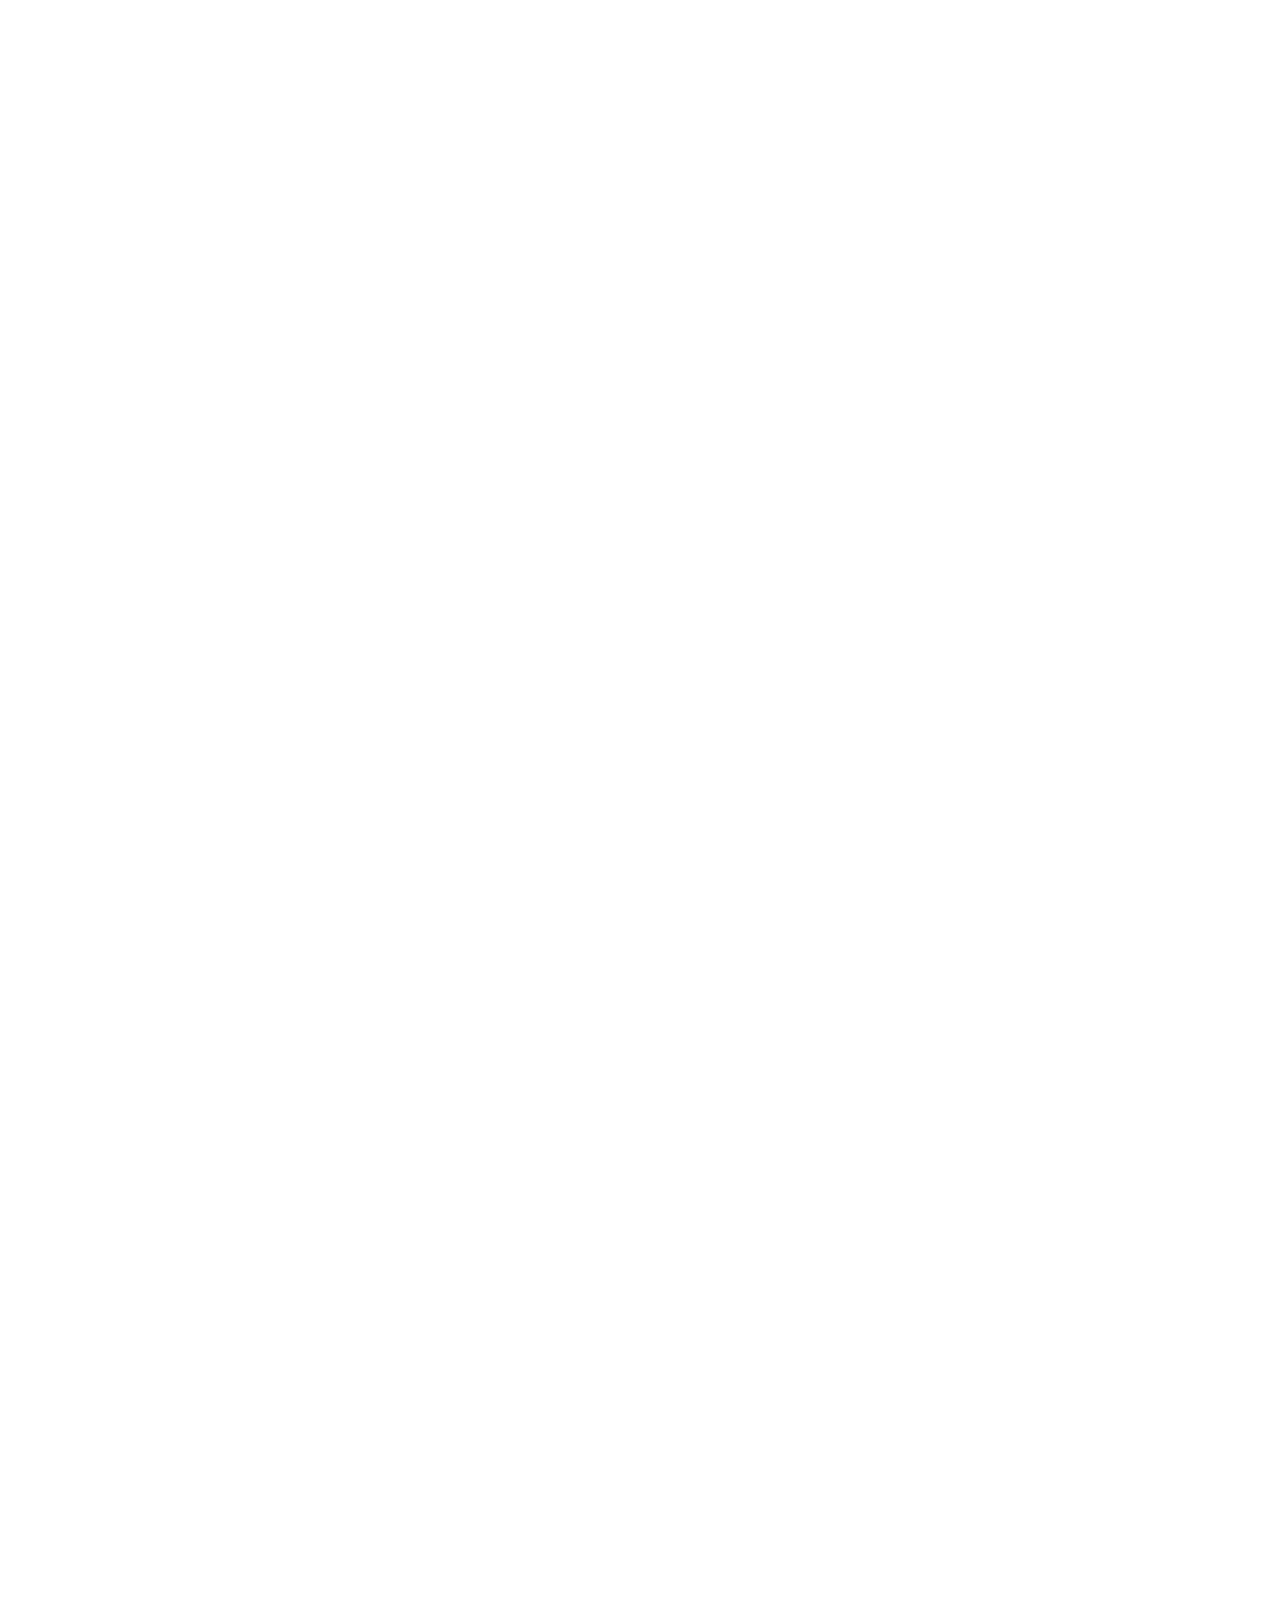
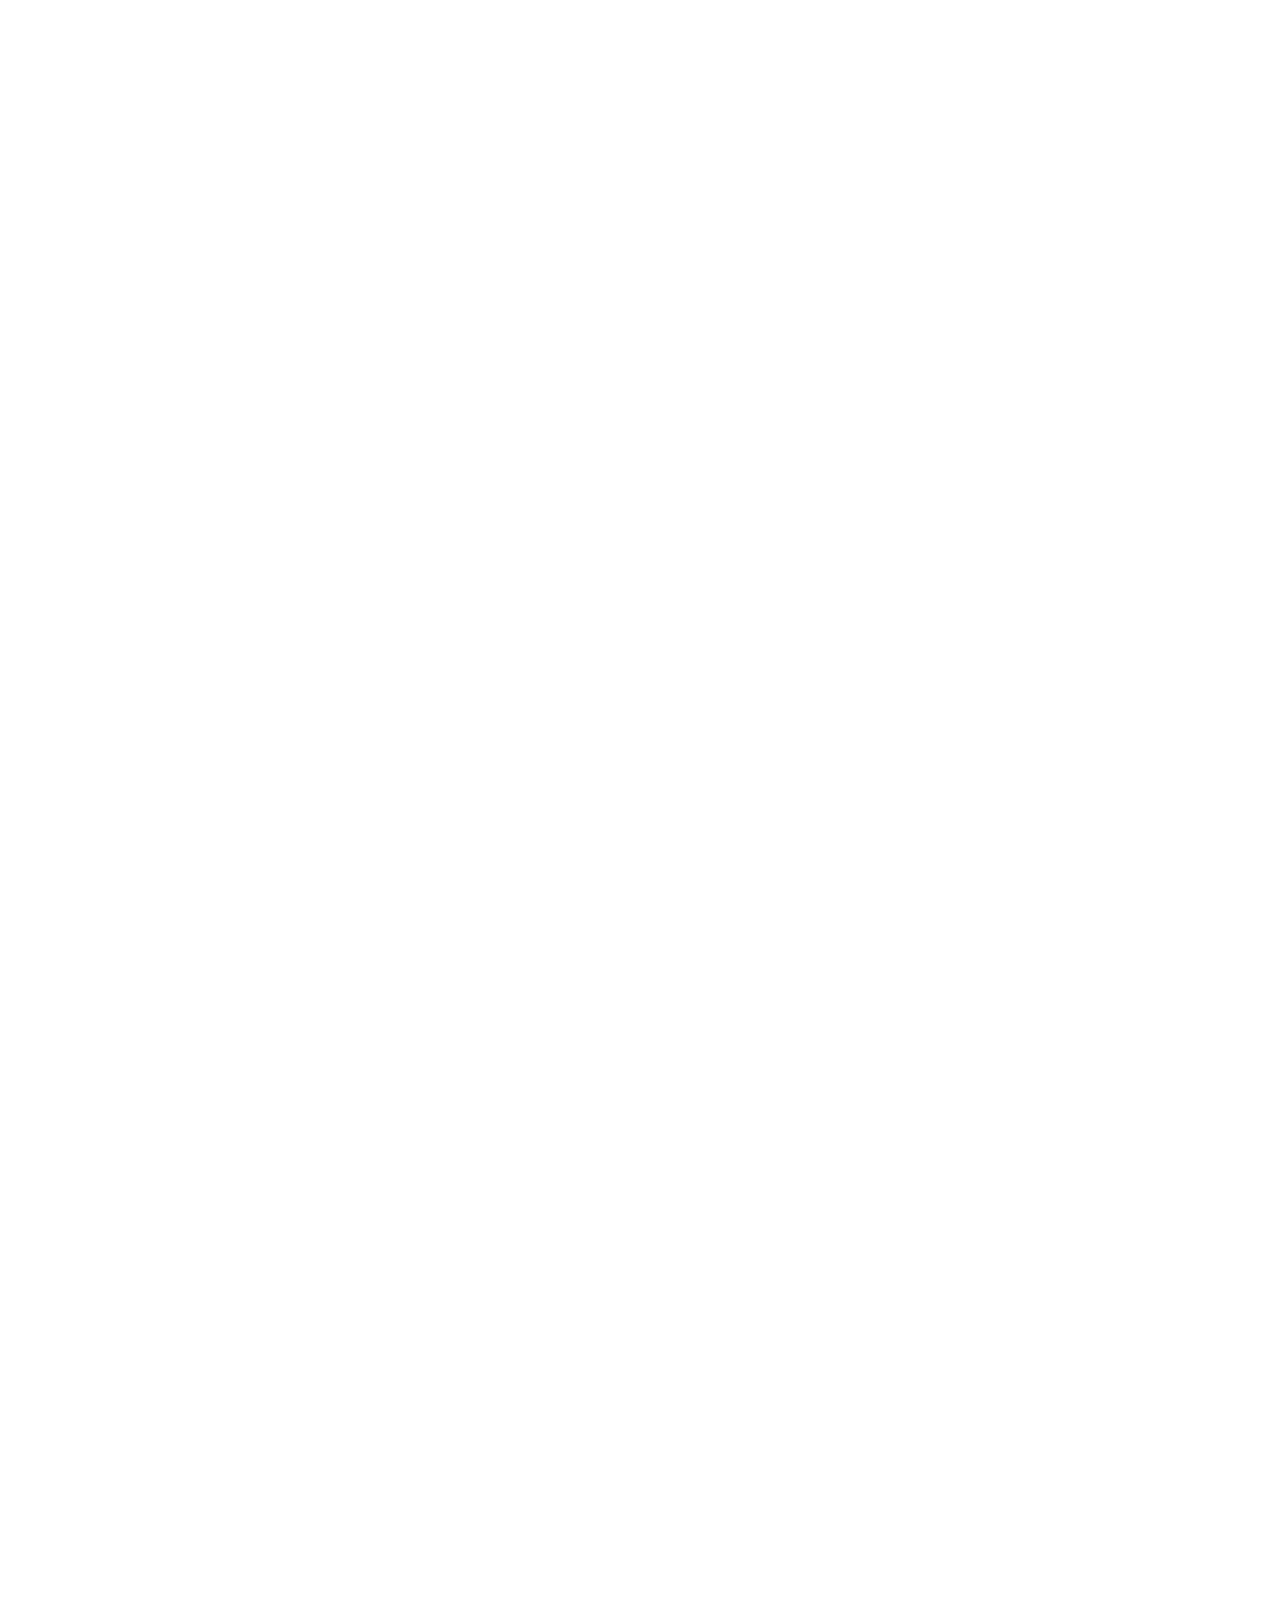
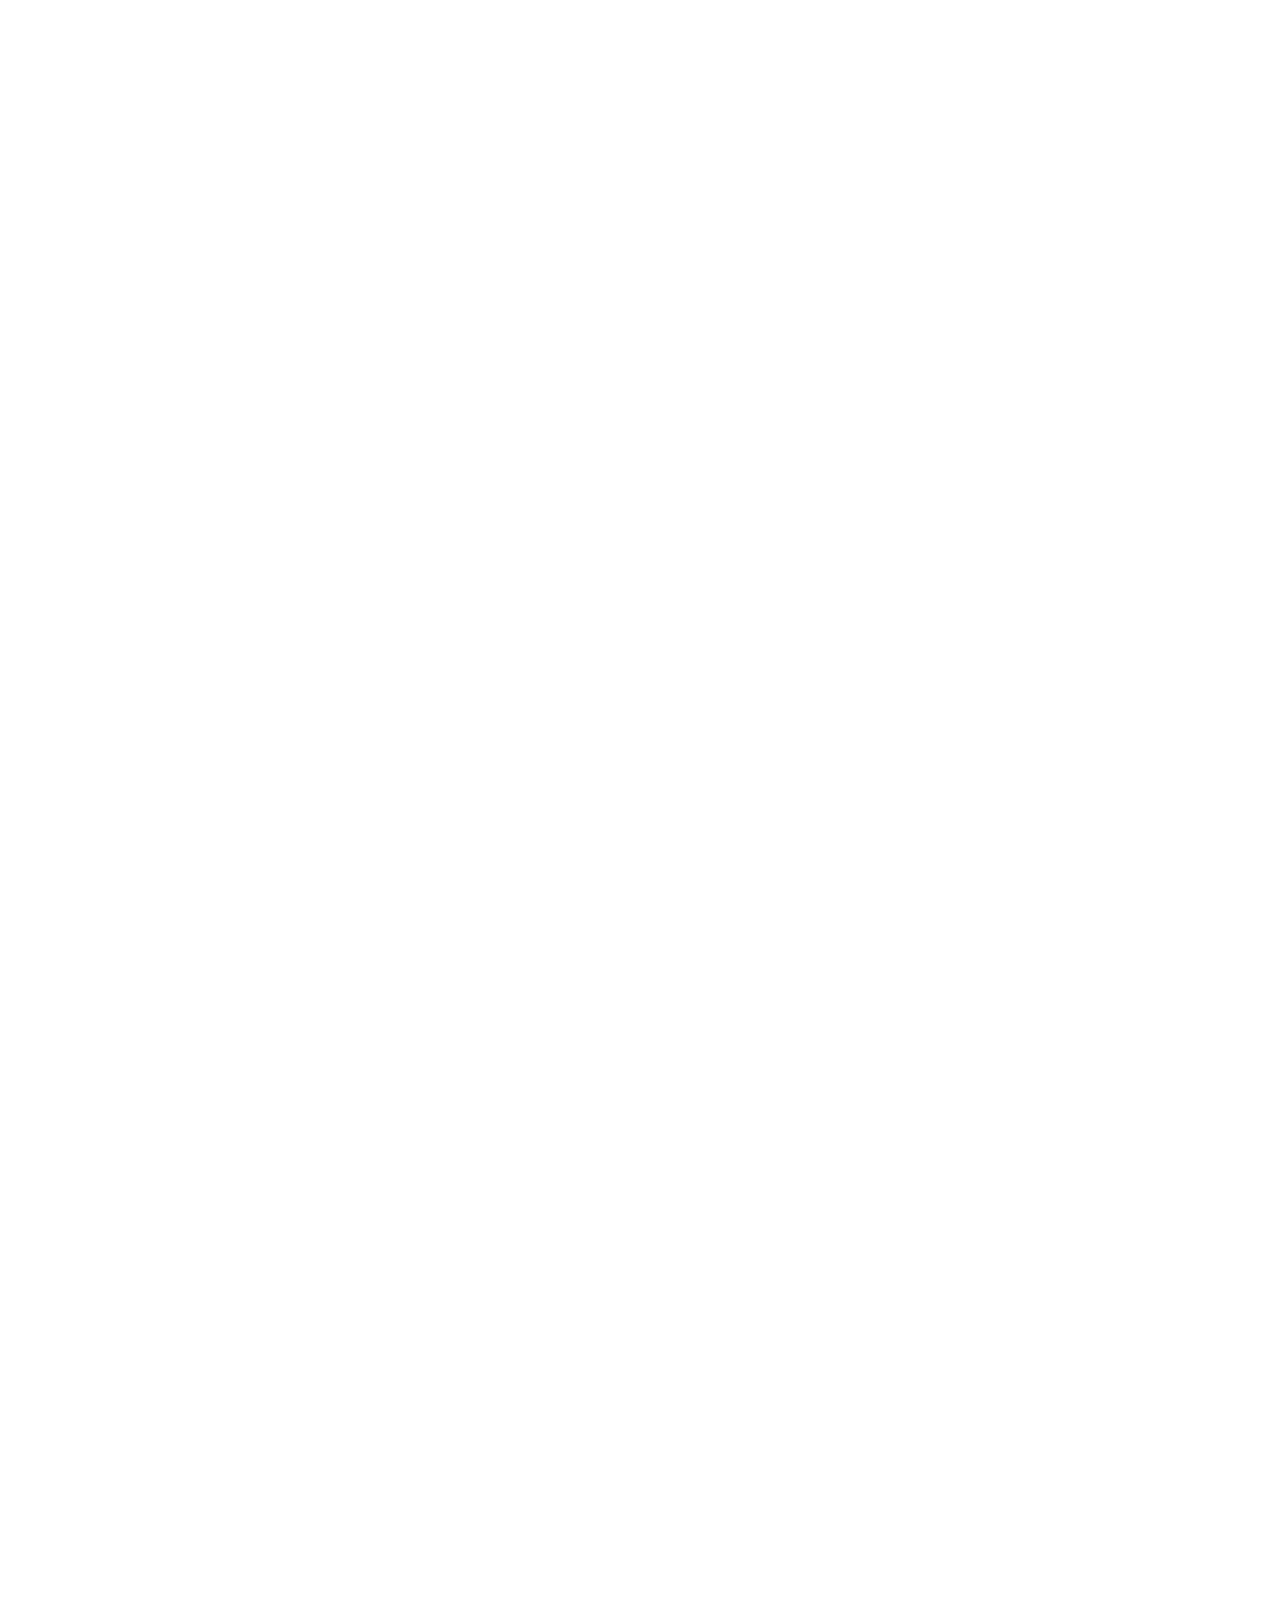
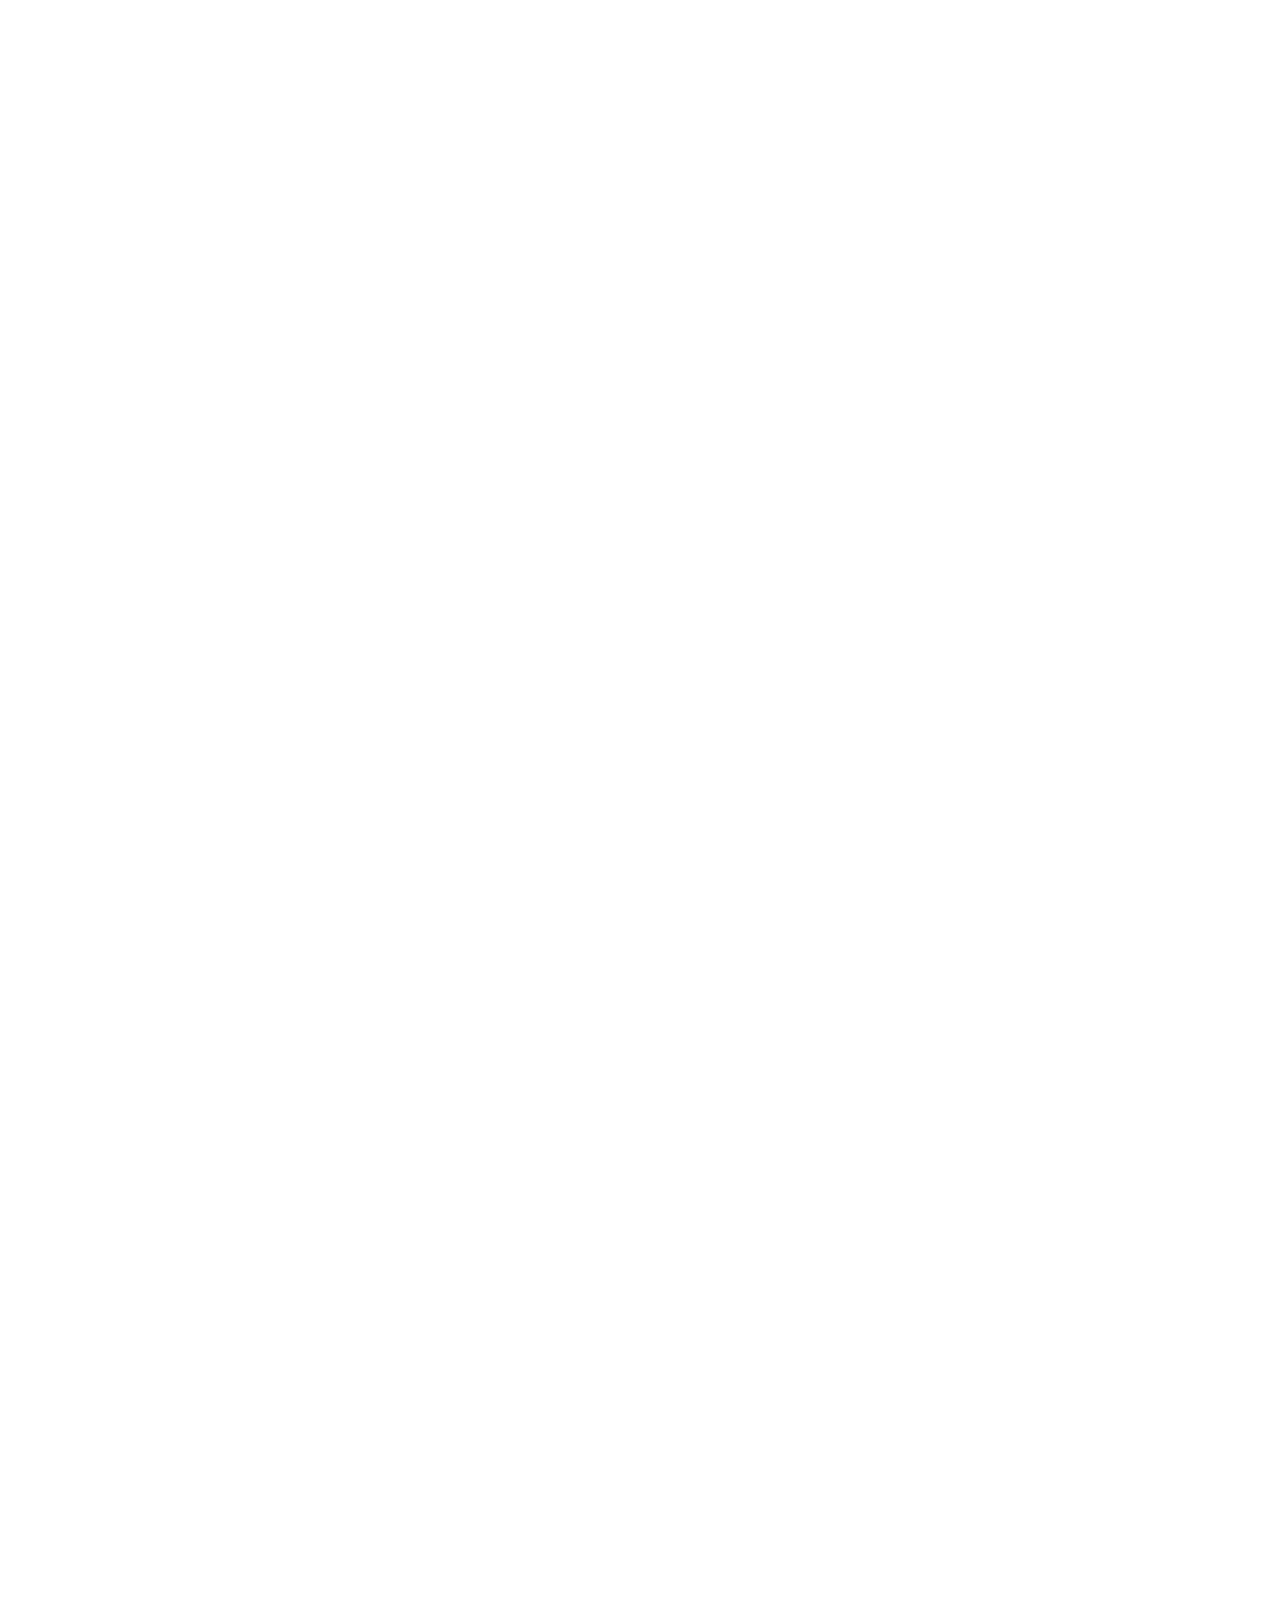
<file: youtube.htm>
<!DOCTYPE html>
<html>
    <head>
       
        <title>
            YOUTUBE
        </title>
        <link rel="stylesheet" href="styles/video.css">
        <link rel="stylesheet" href="styles/header.css">
        <link rel="stylesheet" href="styles/sidebar.css">
        <link rel="stylesheet" href="styles/general.css">
        <link rel="stylesheet" href="styles/buttons.css">
        <link rel="preconnect" href="https://fonts.googleapis.com">
        <link rel="preconnect" href="https://fonts.gstatic.com" crossorigin>
        <link href="https://fonts.googleapis.com/css2?family=Roboto:ital,wght@0,100;0,300;0,400;0,500;0,700;0,900;1,100;1,300;1,400;1,500;1,700;1,900&display=swap" 
        rel="stylesheet">
    </head>

    <body>
        <div class="div-header">
            <div class="left-section">
                    <img class="hamburger-menu" src="menu-pics/hamburger-menu.svg">
                    <img class="youtube-logo" src="header-pics/youtube-logo.svg">
            </div>
            <div class="mid-section">
                <input class="search-bar" type="textbox" placeholder="Search">
                <button class="search-button"><img class="search-icon" src="header-pics/search.svg"></button>
                <button class="voice-search-button"><img class="voice-search-icon" src="header-pics/voice-search-icon.svg" alt="searchicon"></button>

            </div>

            <div class="right-section">
                <button id="button" class="upload-button"><img class="upload-icon" src="header-pics/upload.svg"></button>
                <div class="notifications">
                    <button id="button" class="notifications-button"><img class="notifications-icon" src="header-pics/notifications.svg"></button>
                    <div class="number-of-notifs">3</div>
                </div>
                <button id="button" class="my-channel-button"><img class="my-channel-icon" src="channel-pics/my-channel-pic.jpg"></button>
            </div>
        </div>
        
        <div class="sidebar">
            <div class="icons">
                <img class="home-icon" src="menu-pics/home.svg">
                <p>Home</p>
            </div>
            <div class="icons">
                <img class="shorts-icon" src="menu-pics/youtube-shorts-removebg-preview.png">
                <p>Shorts</p>
            </div>
            <div class="icons">
                <img class="subscriptions-icon" src="menu-pics/subscriptions.svg">
                <p>Subsriptions</p>
            </div>
            <div class="icons">
                <img class="you-icon" src="menu-pics/library.svg">
                <p>You</p>
            </div>
        <div>
                
            </div>
        </div>

        <div class="div-menu-video-page">
            <div class="div-video-grid">
                <div class="tab-buttons">
                    <button id="button" class="tab-button" >All</button>
                    <button id="button" class="tab-button">Music</button>
                    <button id="button" class="tab-button">Sports</button>
                    <button id="button" class="tab-button">News</button>
                    <button id="button" class="tab-button" >Tech</button>
                    <button id="button" class="tab-button">Live</button>
                    <button id="button" class="tab-button">Gaming</button>
                    <button id="button" class="tab-button">Recently Uploaded</button>
                </div>

                <div class="div-video-preview">
                    <div class="div-thumbnail-pic">
                        <img class="thumbnail" src="thumbnails/thumbnail-1.webp">
                        <div class="div-video-time">15:20</div>
                    </div>
                    <div class="div-video-info-grid">
                        <div class="div-channel-pic">
                            <img class="channel-pic" src="channel-pics/channel-1.jpeg">
                        </div>
    
                        <div class="div-video-info">
                            <div class="div-video-title">
                                <p class = "video-title" style="margin-right: 10px;">
                                    Talking Tech and AI with Google CEO Sundar Pichai!
                                </p>
                                <div class="vertical-ellipsis">
                                    <div>&#8226;</div> <!-- HTML entity for bullet point -->
                                    <div>&#8226;</div> <!-- HTML entity for bullet point -->
                                    <div>&#8226;</div> <!-- HTML entity for bullet point -->
                                </div>
                            </div>
    
                            <p class = video-author> Marques Brownlee</p>
    
                            <p class = video-details> 3.4M views &#183; 6 months ago </p>
                        </div>
                    </div>  
                </div>
    
                <div class="div-video-preview">
                    <div class="div-thumbnail-pic">
                        <img class="thumbnail" src="thumbnails/thumbnail-2.webp">
                        <div class="div-video-time">15:20</div>
                    </div>
                    <div class="div-video-info-grid">
                        <div class="div-channel-pic">
                            <img class="channel-pic" src="channel-pics/channel-2.jpeg">
                        </div>
                        <div class="div-video-info">
                            <div class="div-video-title">
                                <p class = "video-title">Try Not To Laugh Challenge #9</p>
                                <div class="vertical-ellipsis">
                                    <div>&#8226;</div> <!-- HTML entity for bullet point -->
                                    <div>&#8226;</div> <!-- HTML entity for bullet point -->
                                    <div>&#8226;</div> <!-- HTML entity for bullet point -->
                                </div>
                             </div>
                            <p class = video-author> Markiplier</p>
    
                            <p class = video-details> 19M views &#183; 4 years ago </p>
                        </div>
                    </div>   
                </div>
    
                <div class="div-video-preview">
                    <div class="div-thumbnail-pic">
                        <img class="thumbnail" src="thumbnails/thumbnail-3.webp">
                        <div class="div-video-time">15:20</div>
                    </div>
                    <div class="div-video-info-grid">
                        <div class="div-channel-pic">
                            <img class="channel-pic" src="channel-pics/channel-3.jpeg">
                        </div>
                        <div class="div-video-info">
                            <div class="div-video-title">
                                <p class = "video-title">Crazy Tik Toks Taken Moments Before DISASTER</p>
                                <div class="vertical-ellipsis">
                                    <div>&#8226;</div> <!-- HTML entity for bullet point -->
                                    <div>&#8226;</div> <!-- HTML entity for bullet point -->
                                    <div>&#8226;</div> <!-- HTML entity for bullet point -->
                                </div>
                            </div>    
                            <p class = video-author> SSSniperWolf </p>
    
                            <p class = video-details> 12M views &#183; 1 year ago </p>
                        </div>
                    </div>   
                </div>
    
                <div class="div-video-preview">
                    <div class="div-thumbnail-pic">
                        <img class="thumbnail" src="thumbnails/thumbnail-4.webp">
                        <div class="div-video-time">15:20</div>
                    </div>
                    <div class="div-video-info-grid">
                        <div class="div-channel-pic">
                            <img class="channel-pic" src="channel-pics/channel-4.jpeg">
                        </div>
    
                        <div class="div-video-info">
                            <div class="div-video-title">
                                <p class = "video-title">
                                    The Simplest Math Problem No One Can Solve - Collatz Conjecture</p>
                                    <div class="vertical-ellipsis">
                                        <div>&#8226;</div> <!-- HTML entity for bullet point -->
                                        <div>&#8226;</div> <!-- HTML entity for bullet point -->
                                        <div>&#8226;</div> <!-- HTML entity for bullet point -->
                                    </div>
                            </div>
                            <p class = video-author> Veritasium</p>
    
                            <p class = video-details> 18M views &#183; 4 months ago </p>
                        </div>
                    </div>  
                </div>
    
    
                <div class="div-video-preview">
                    <div class="div-thumbnail-pic">
                        <img class="thumbnail" src="thumbnails/thumbnail-5.webp">
                        <div class="div-video-time">15:20</div>
                    </div>
                    <div class="div-video-info-grid">
                        <div class="div-channel-pic">
                            <img class="channel-pic" src="channel-pics/channel-5.jpeg">
                        </div>
                        <div class="div-video-info">
                            <div class="div-video-title">
                                <p class = "video-title">
                                    Kadane's Algorithm to Maximum Sum Subarray Problem</p>
                                    <div class="vertical-ellipsis">
                                        <div>&#8226;</div> <!-- HTML entity for bullet point -->
                                        <div>&#8226;</div> <!-- HTML entity for bullet point -->
                                        <div>&#8226;</div> <!-- HTML entity for bullet point -->
                                    </div>
                            </div>   
                            <p class = video-author> CS Dojo</p>
    
                            <p class = video-details> 519K views &#183; 5 years ago </p>
                        </div>
                    </div>   
                </div>
    
                <div class="div-video-preview">
                    <div class="div-thumbnail-pic">
                        <img class="thumbnail" src="thumbnails/thumbnail-6.webp">
                        <div class="div-video-time">15:20</div>
                    </div>
                    <div class="div-video-info-grid">
                        <div class="div-channel-pic">
                            <img class="channel-pic" src="channel-pics/channel-6.jpeg">
                        </div>
                        <div class="div-video-info">
                            <div class="div-video-title">
                                <p class = "video-title">Anything You Can Fit In The Circle I’ll Pay For</p>
                                <div class="vertical-ellipsis">
                                    <div>&#8226;</div> <!-- HTML entity for bullet point -->
                                    <div>&#8226;</div> <!-- HTML entity for bullet point -->
                                    <div>&#8226;</div> <!-- HTML entity for bullet point -->
                                </div>
                        </div>    
                            <p class = video-author> MrBeast </p>
    
                            <p class = video-details> 141M views &#183; 1 year ago </p>
                        </div>
                    </div>   
                </div>
            </div>
        
        </div>

    </body>

</html>
</file>
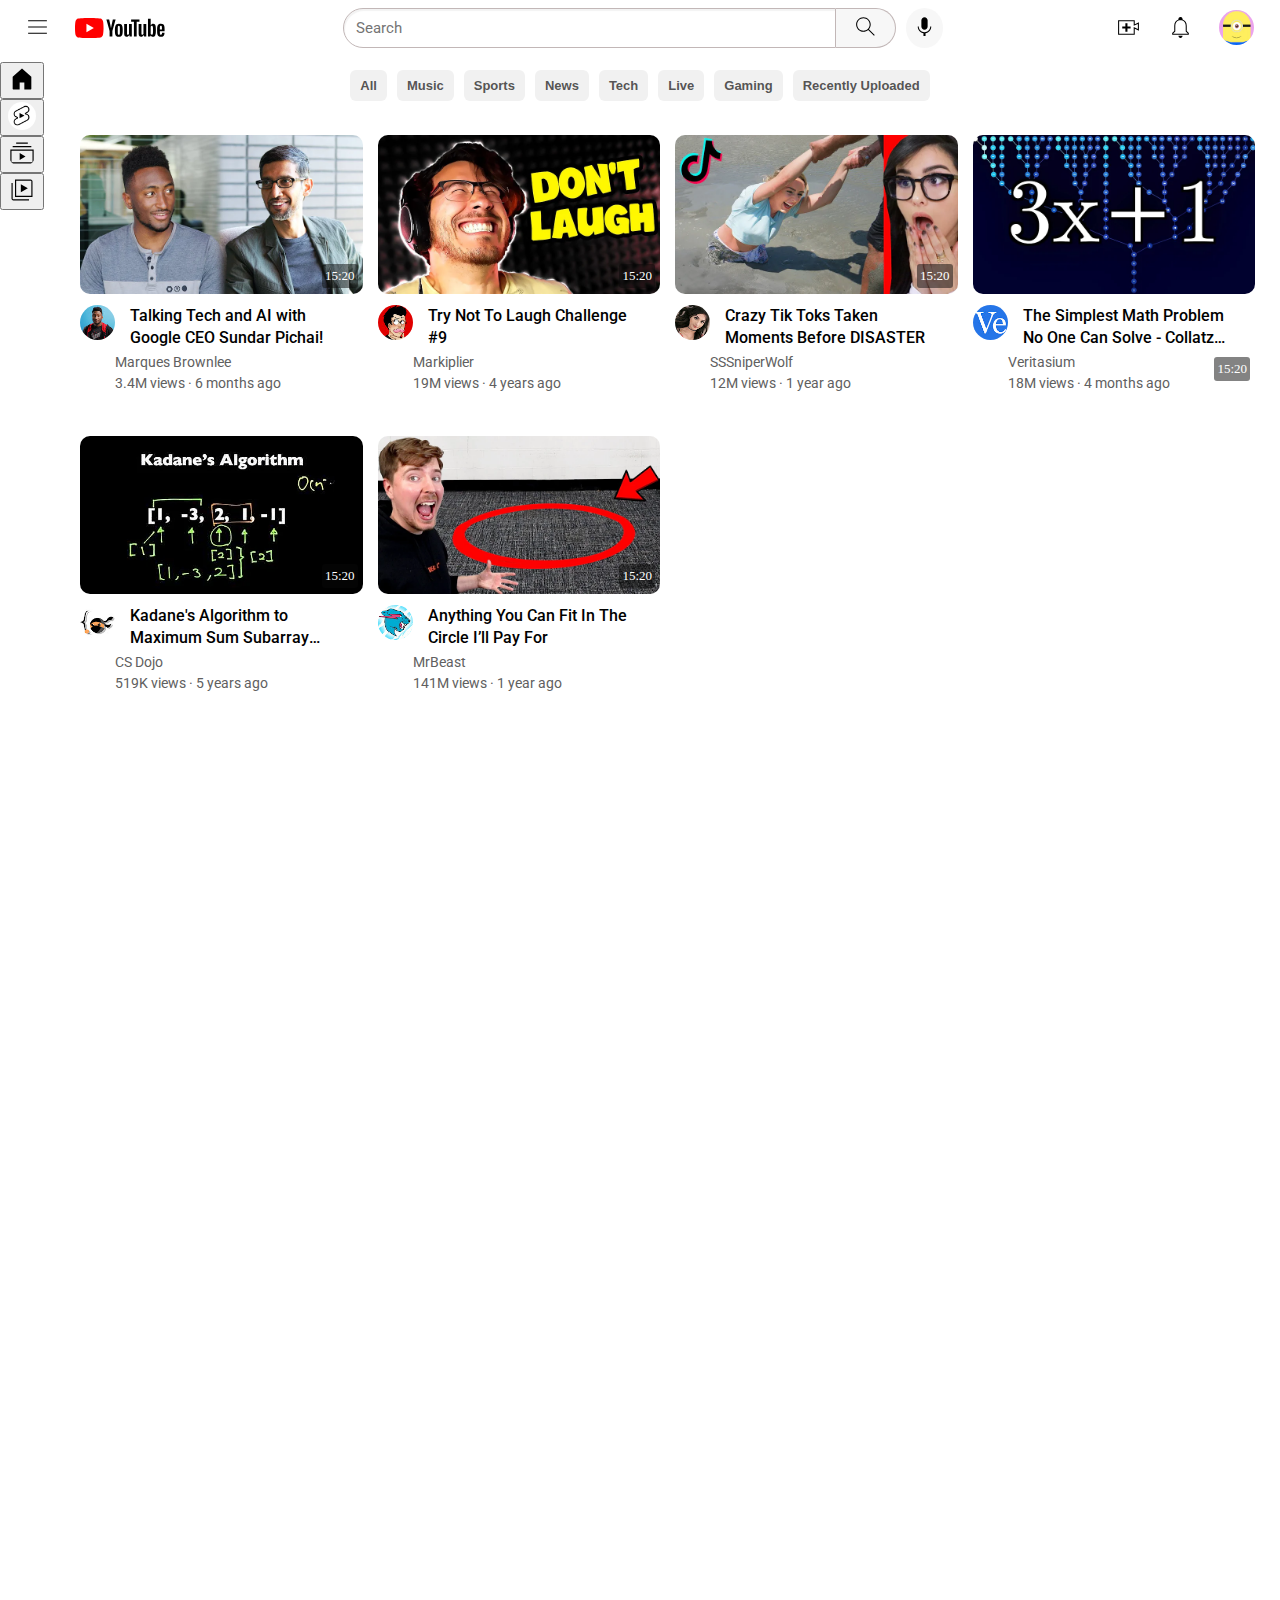
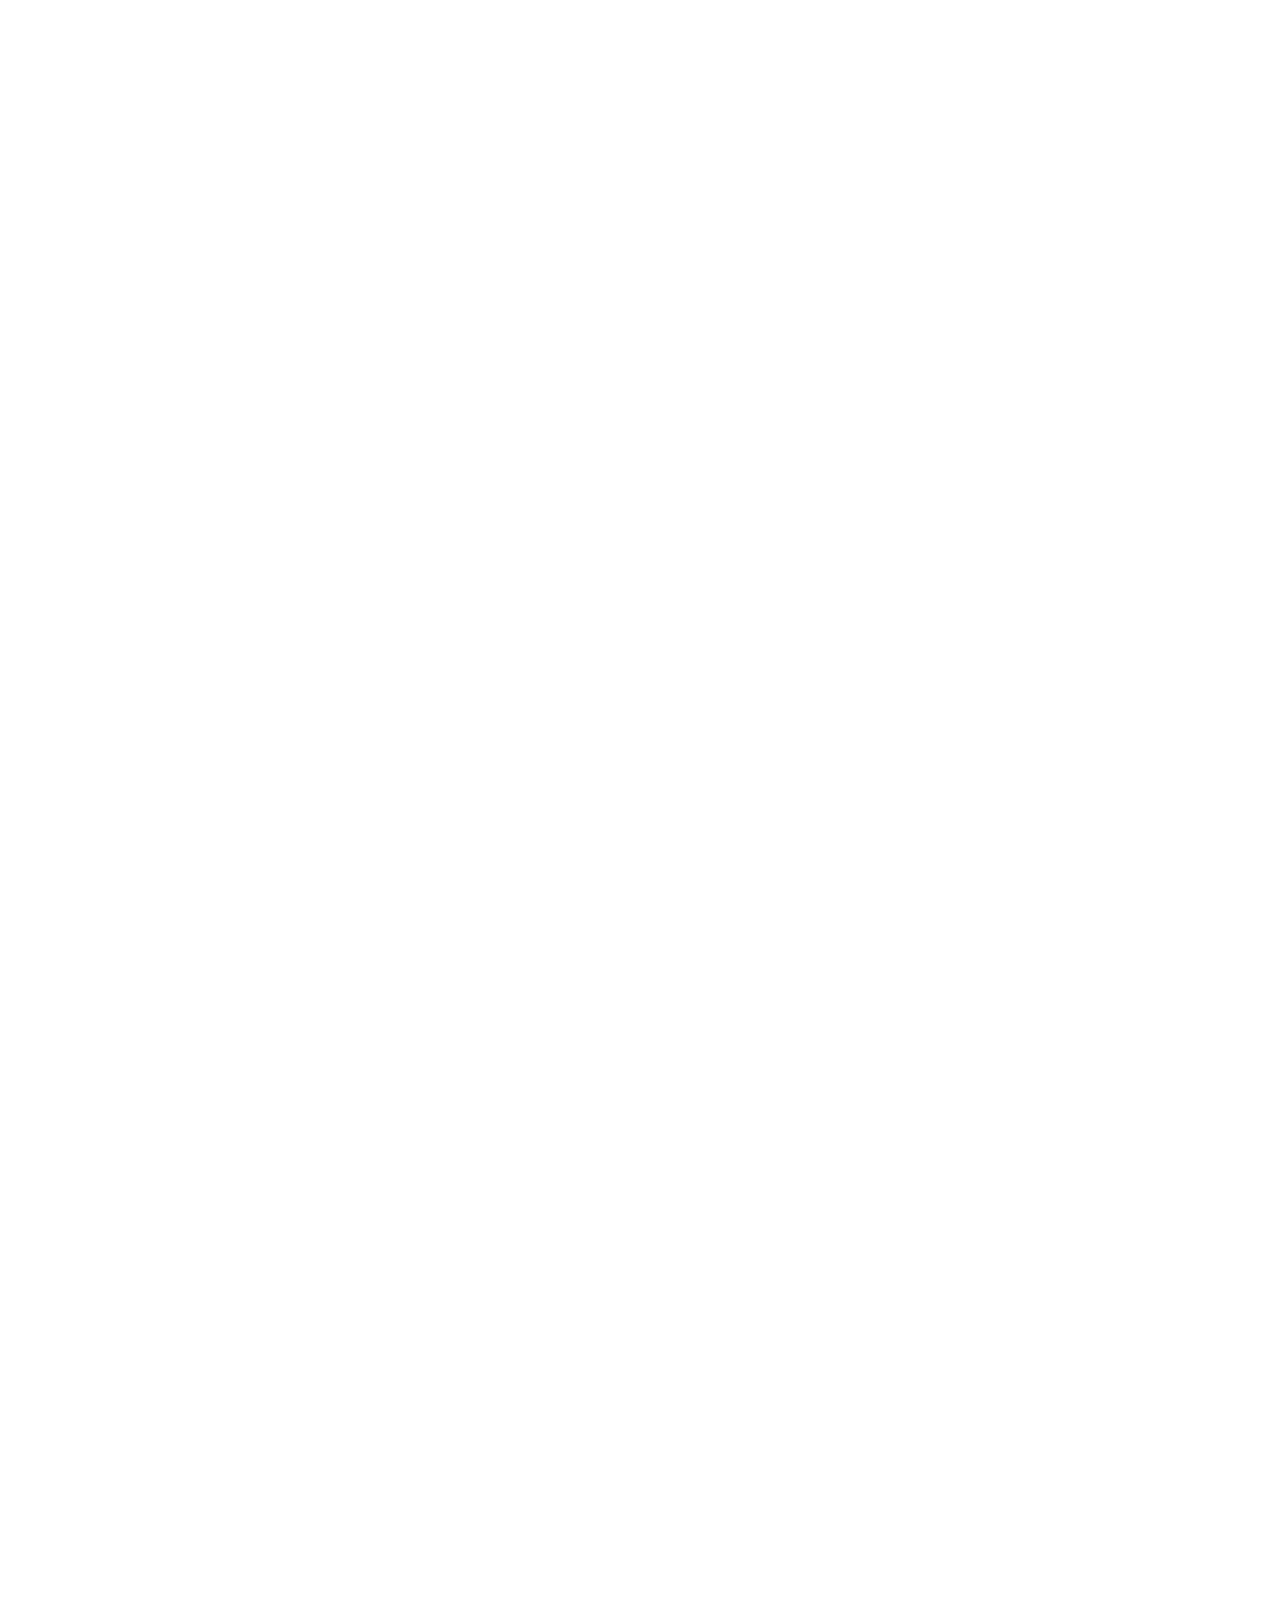
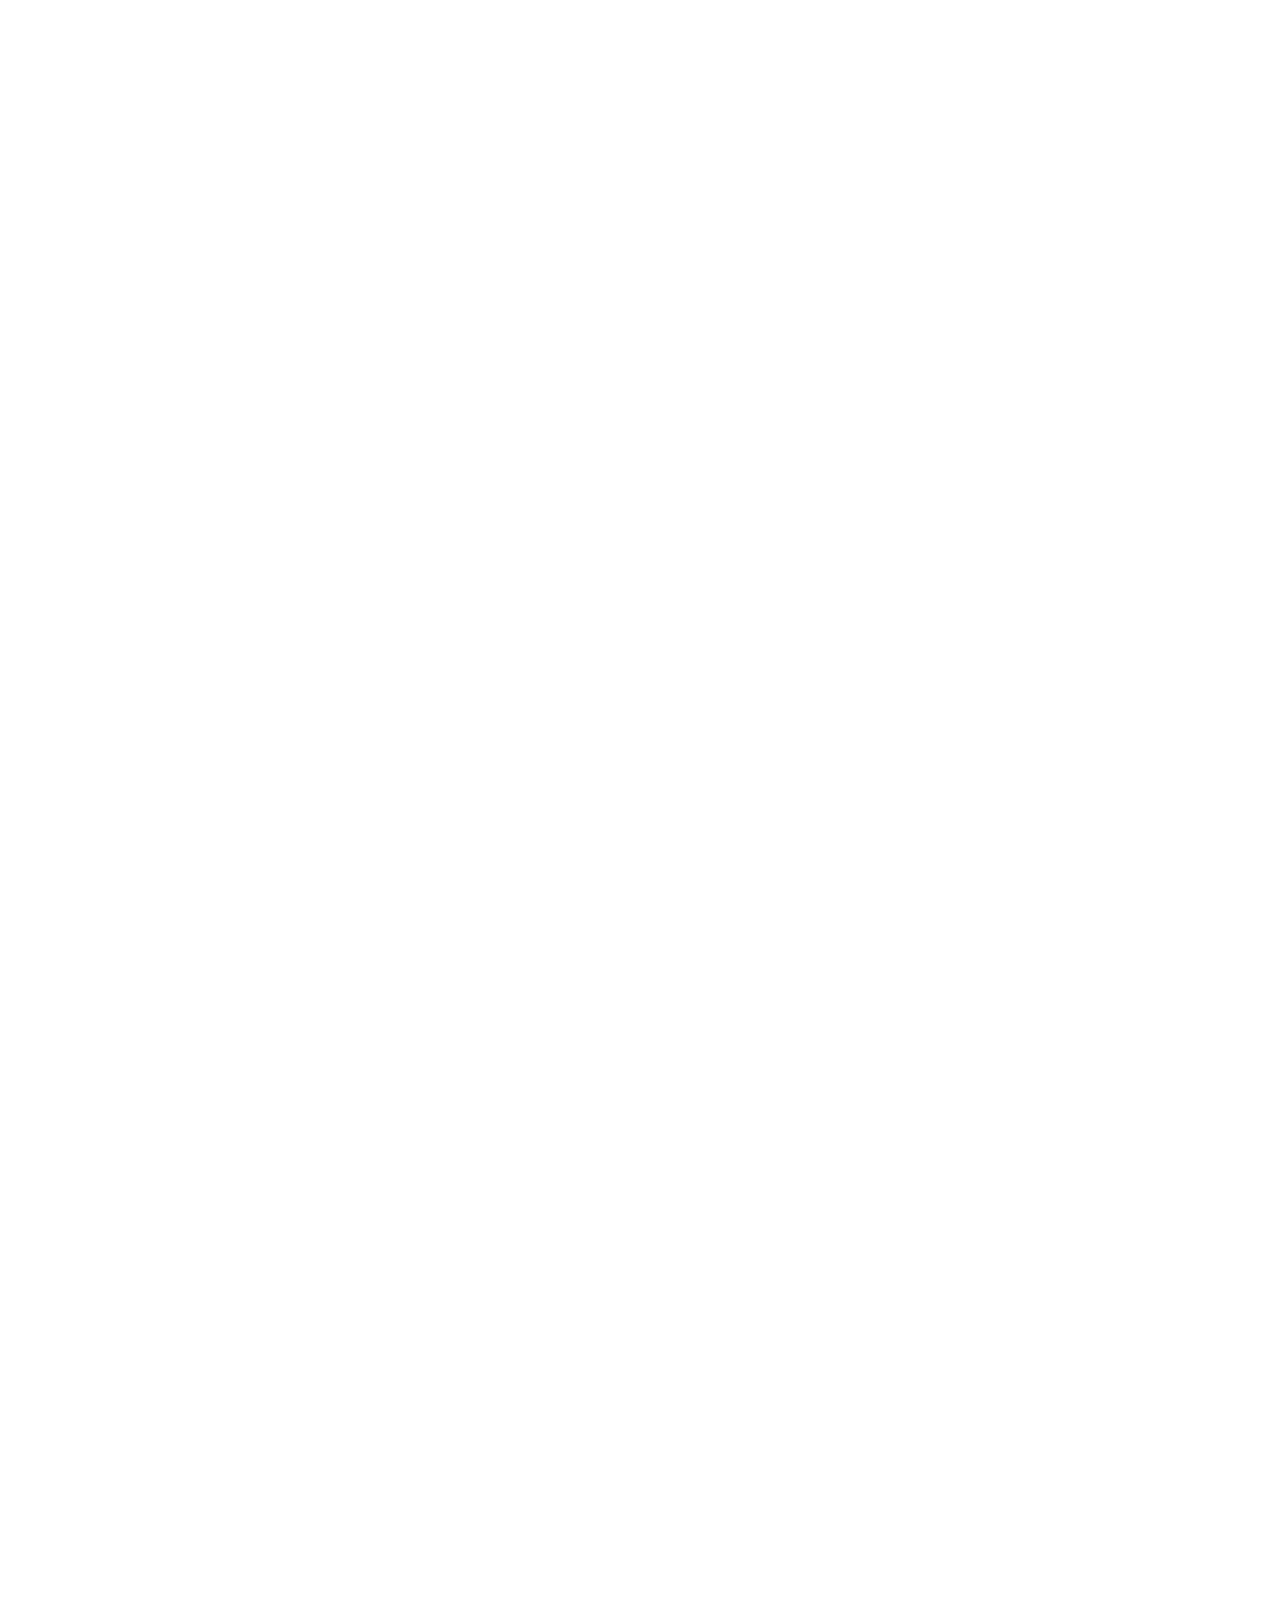
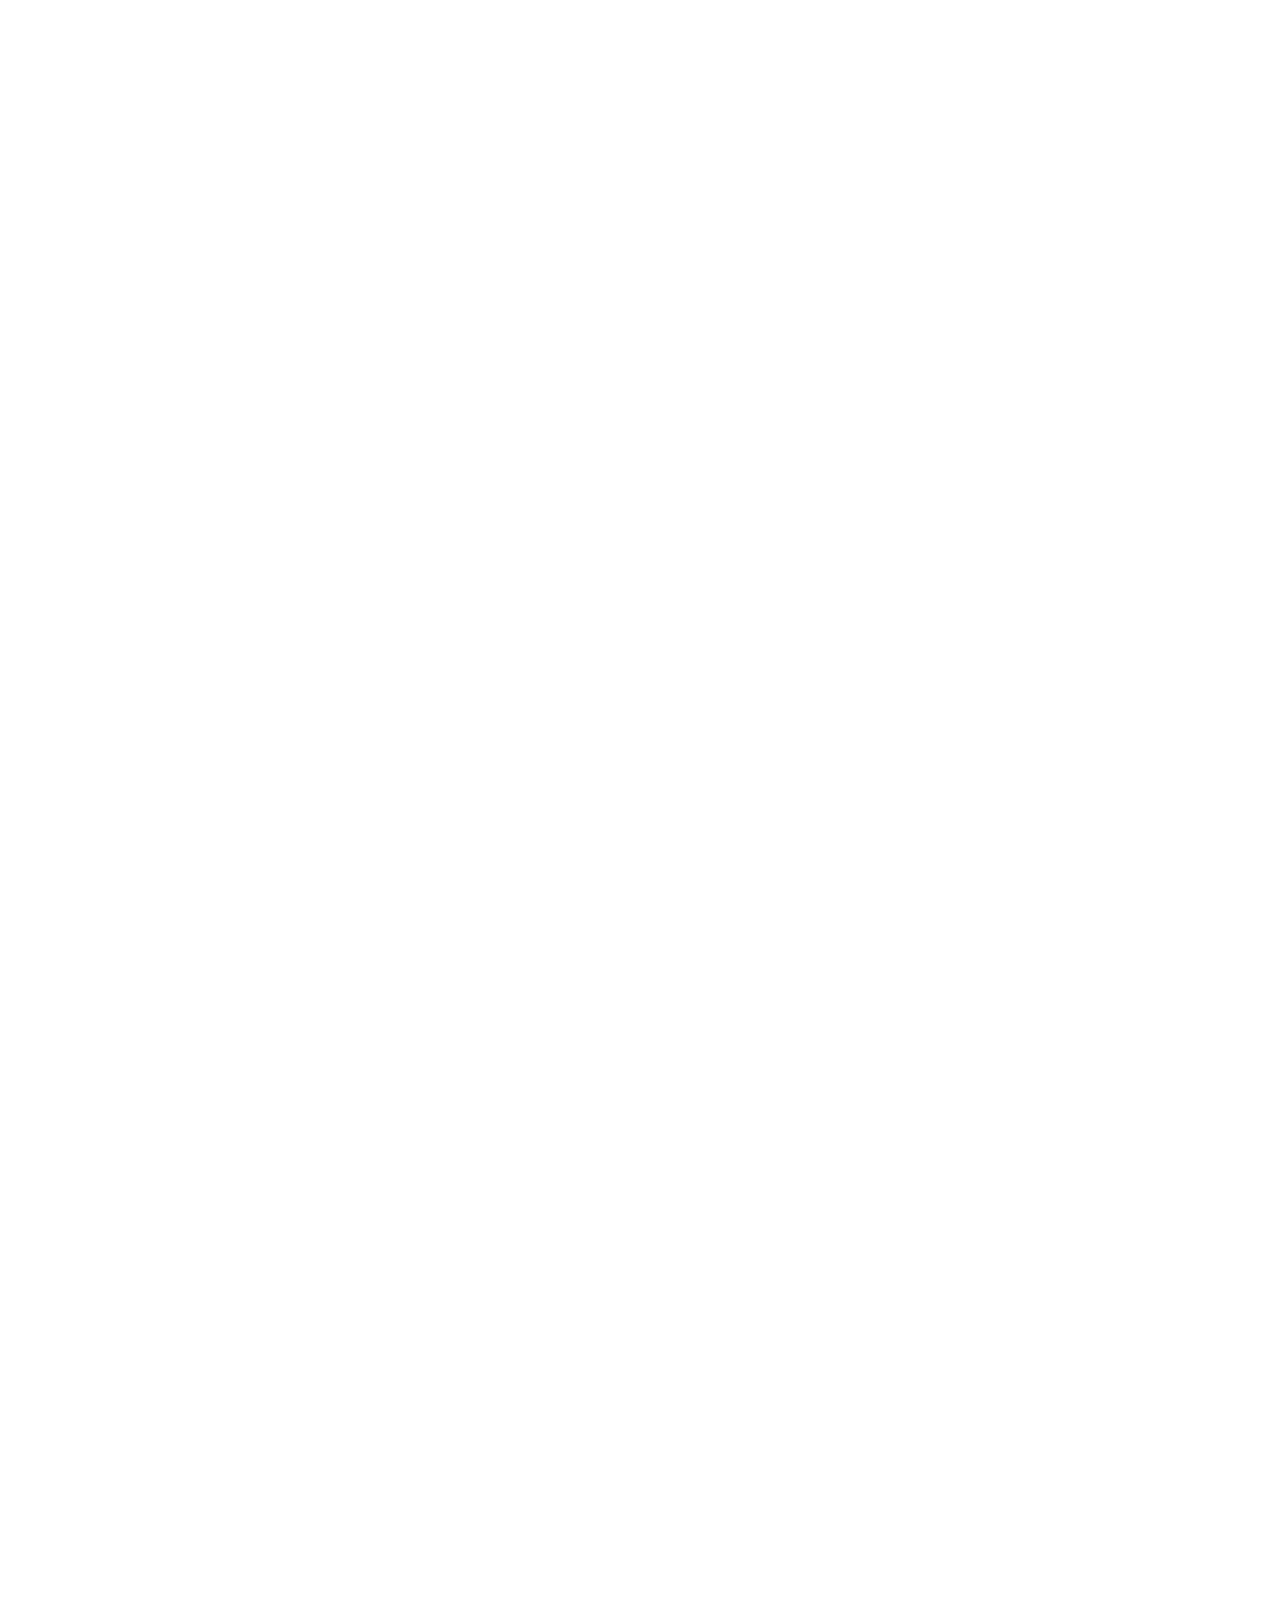
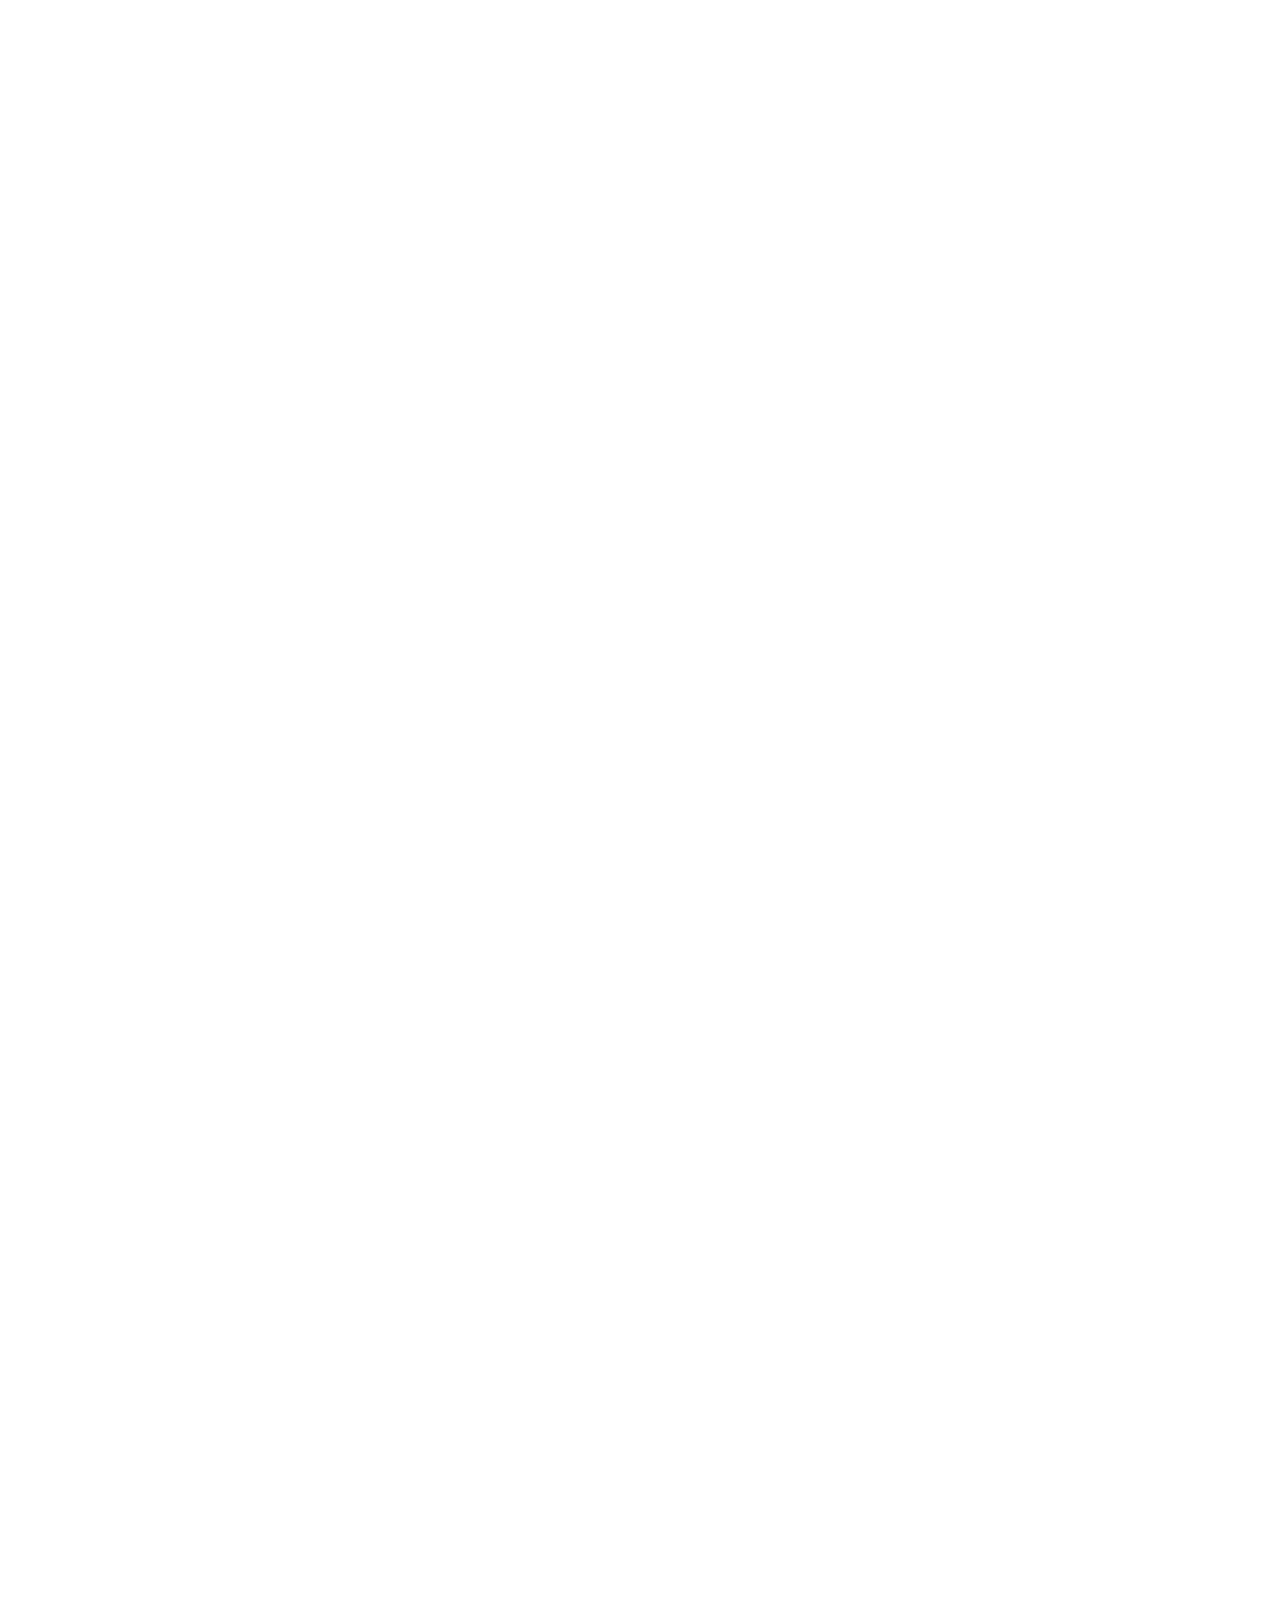
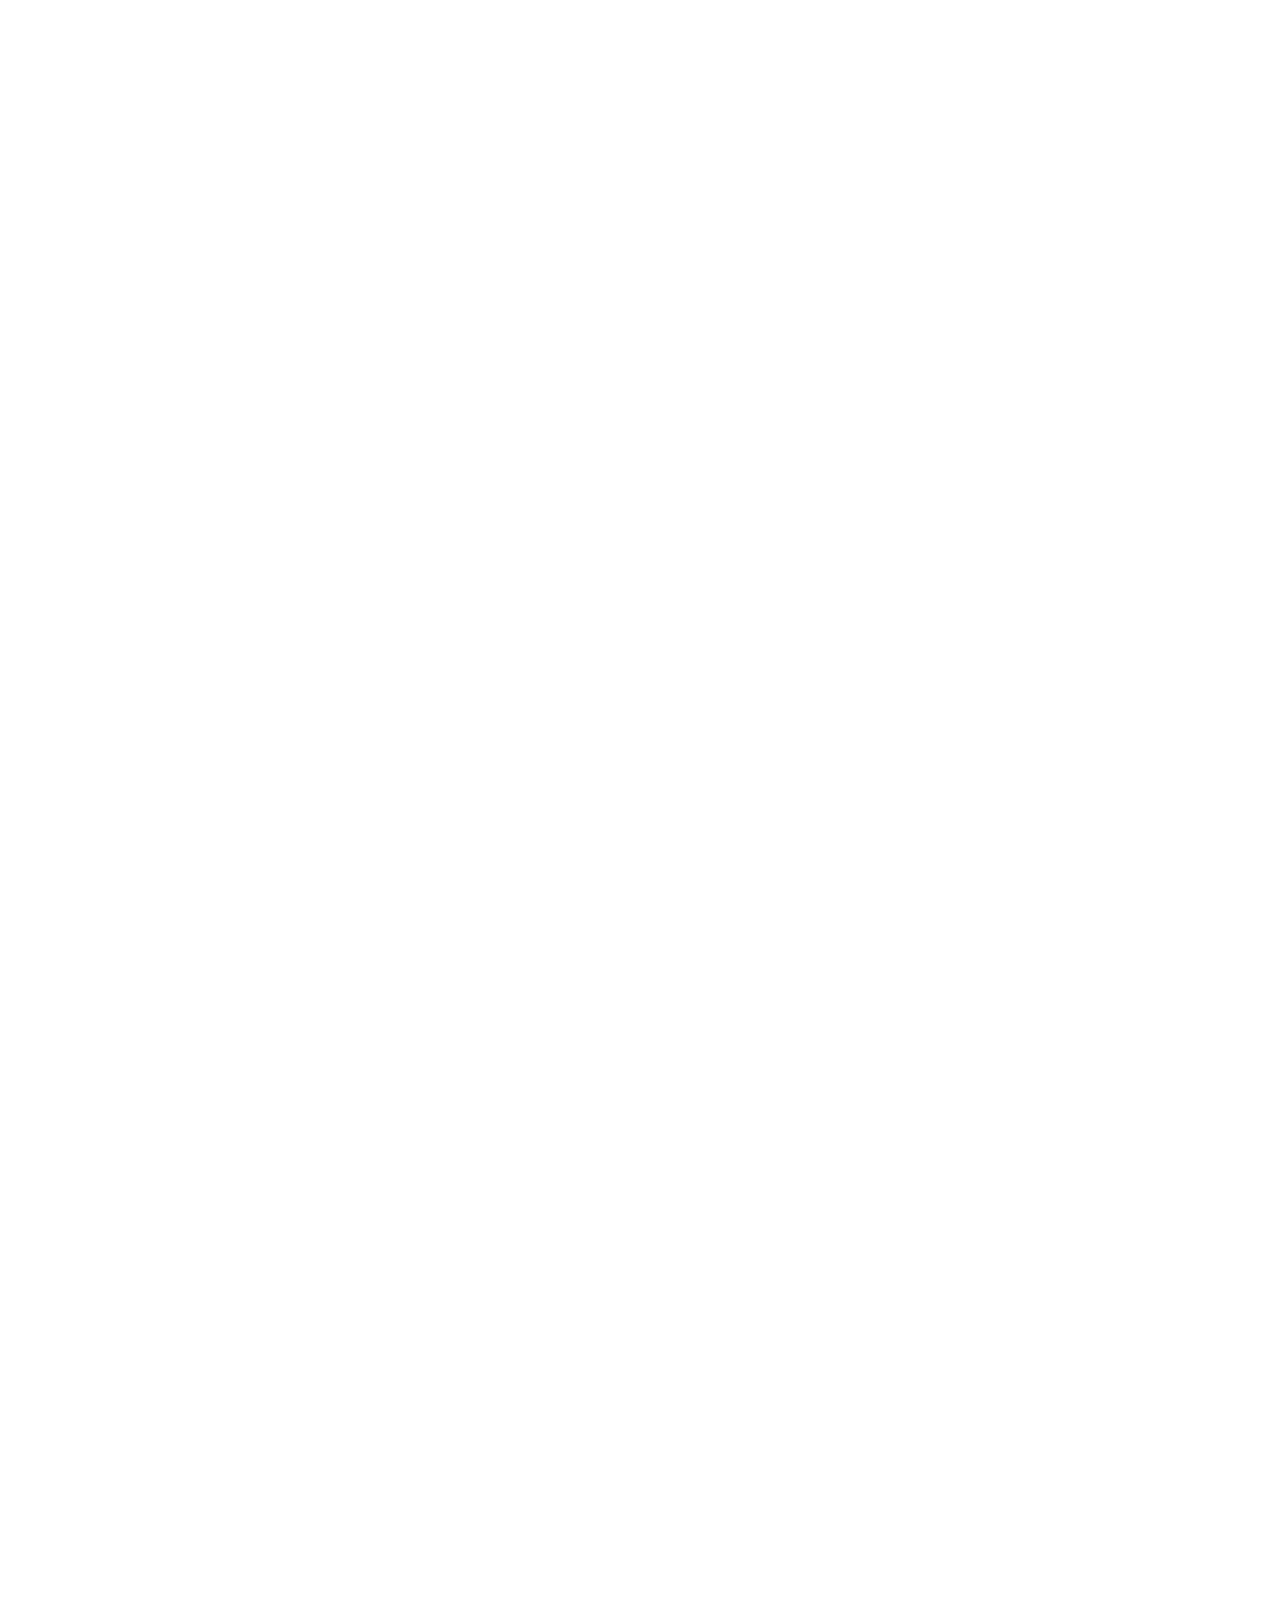
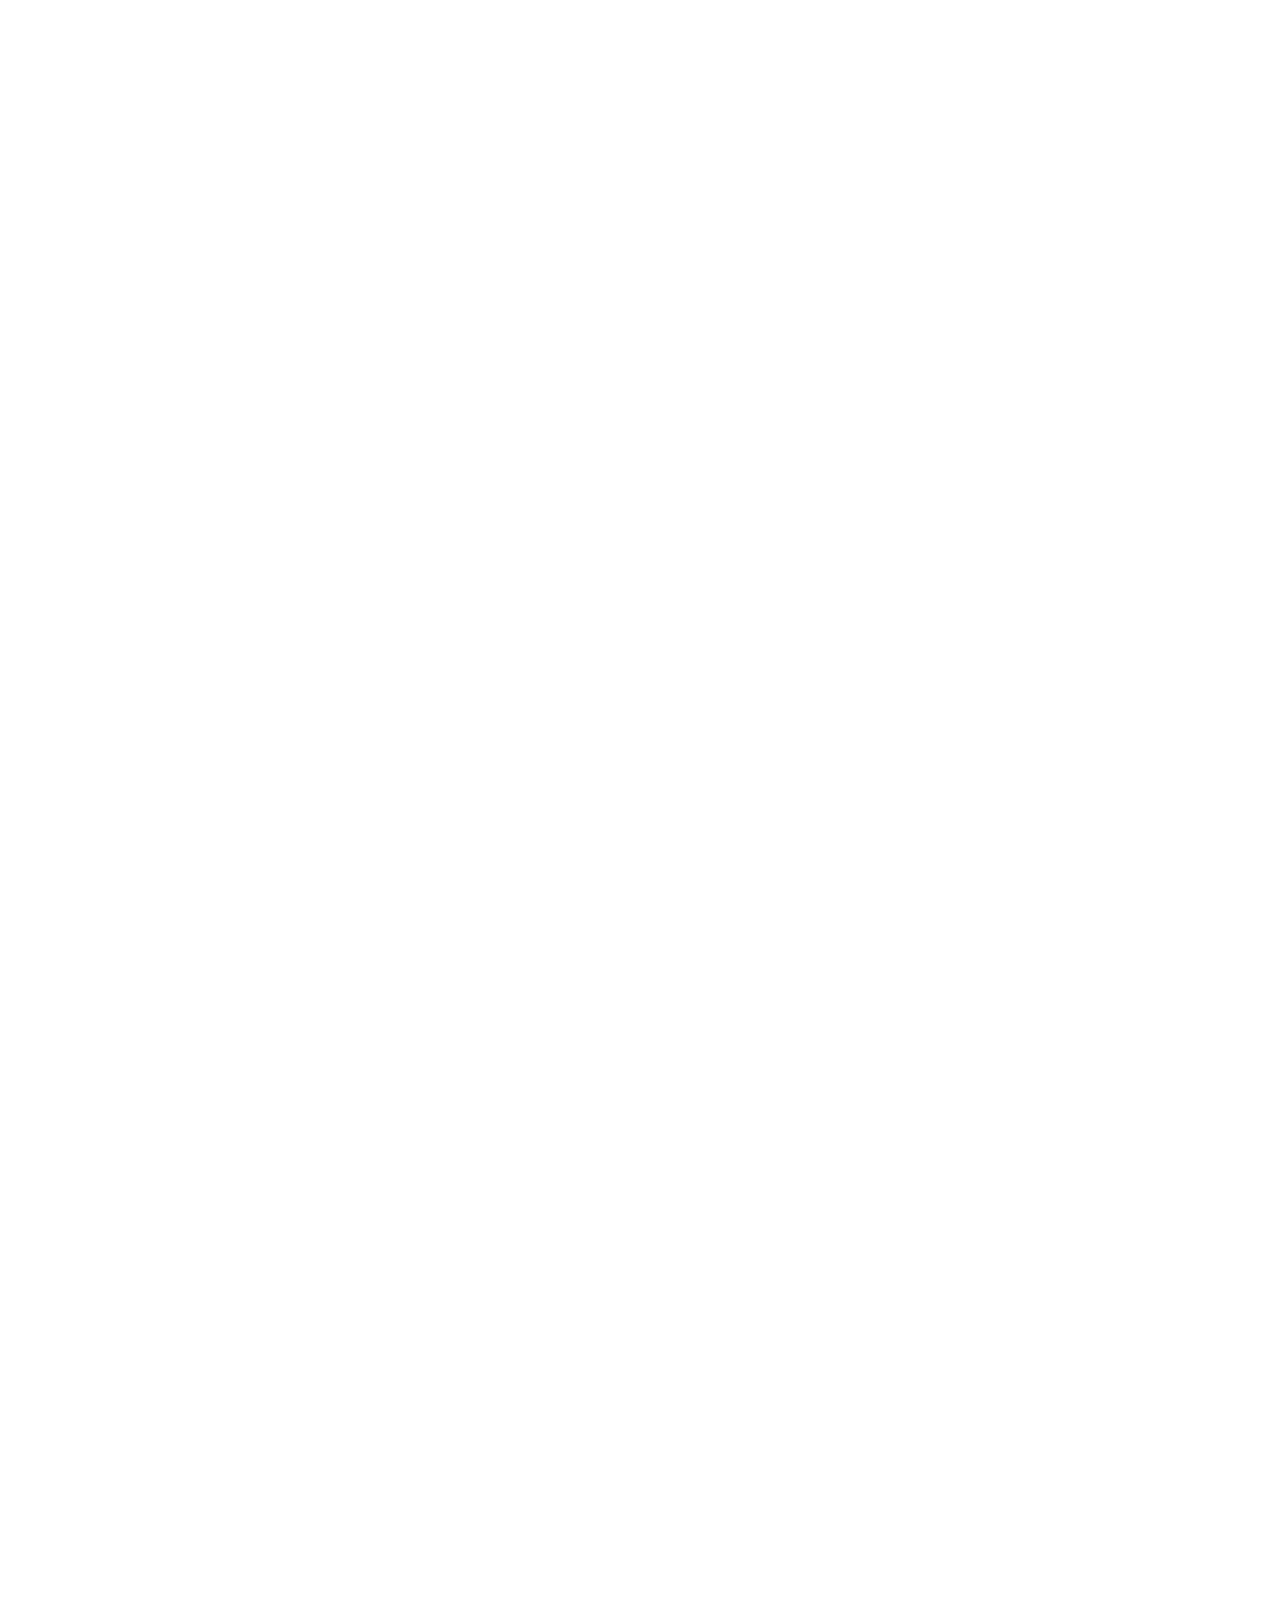
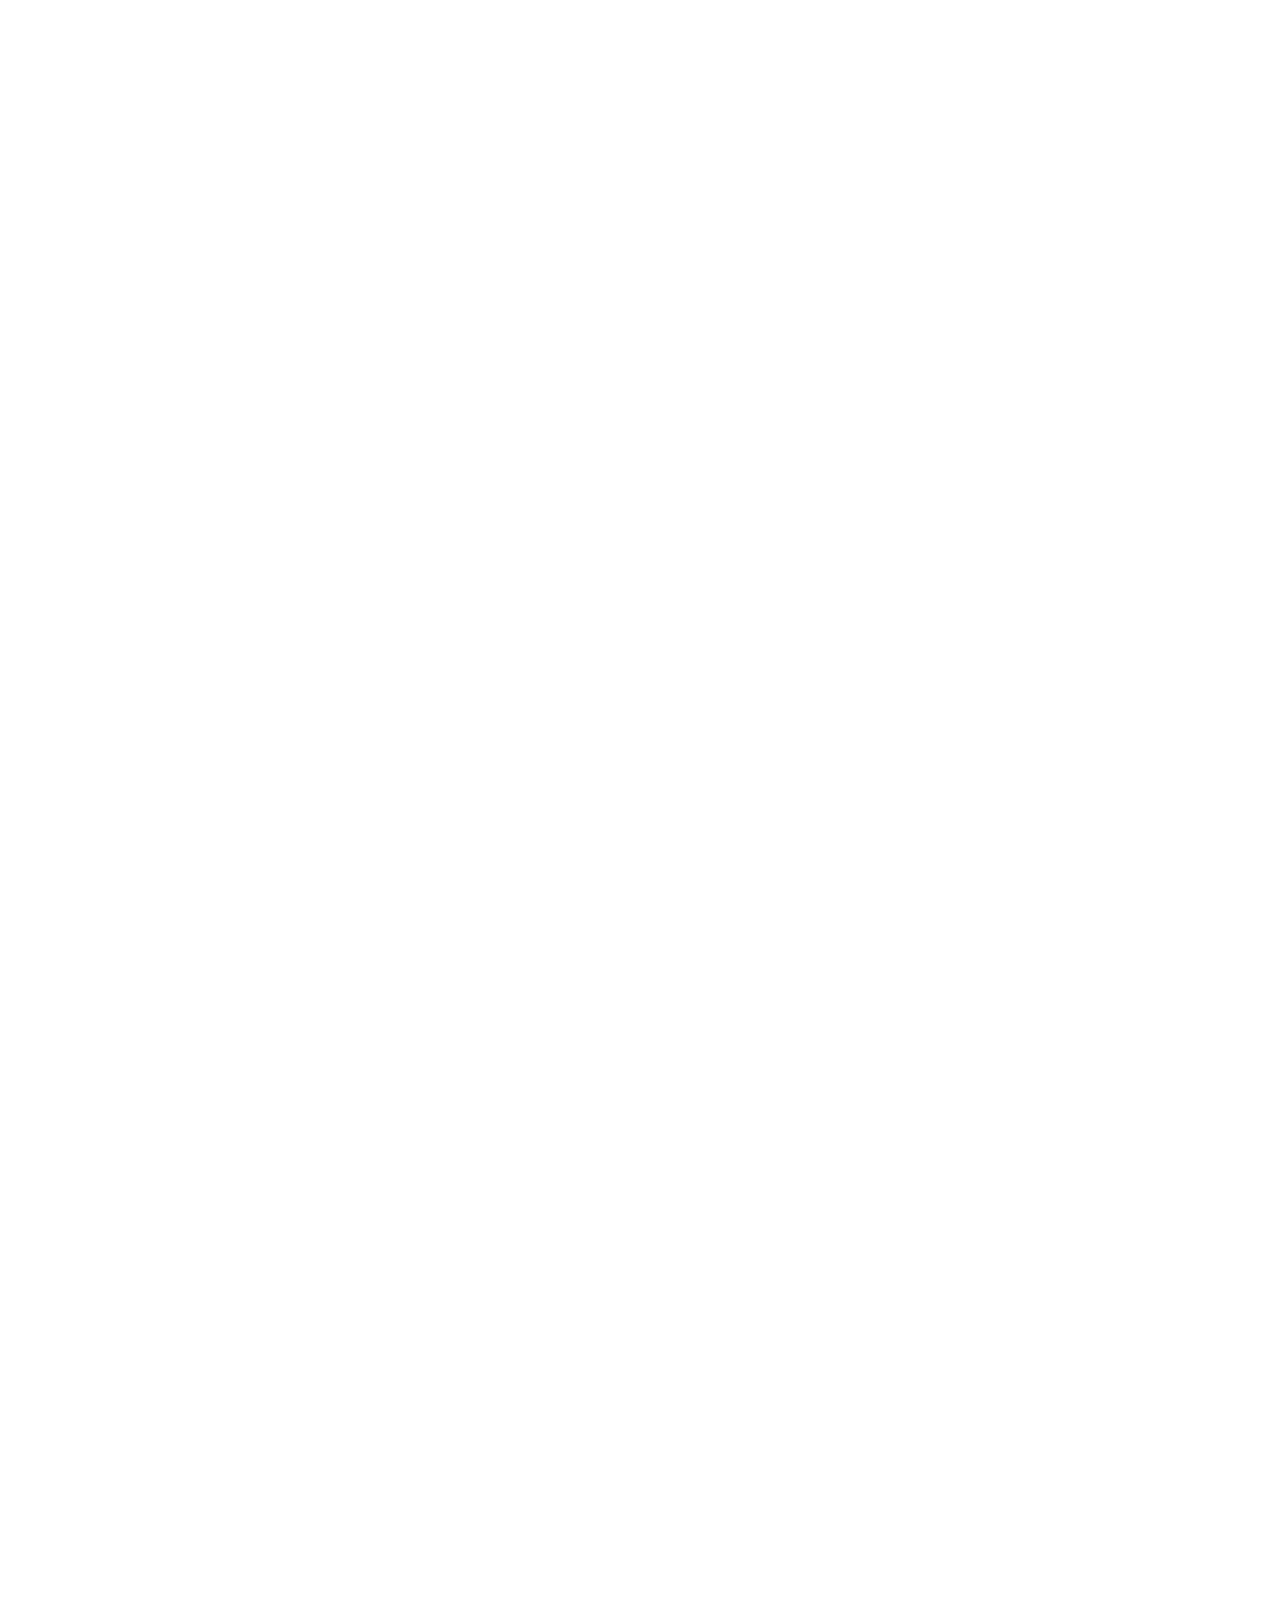
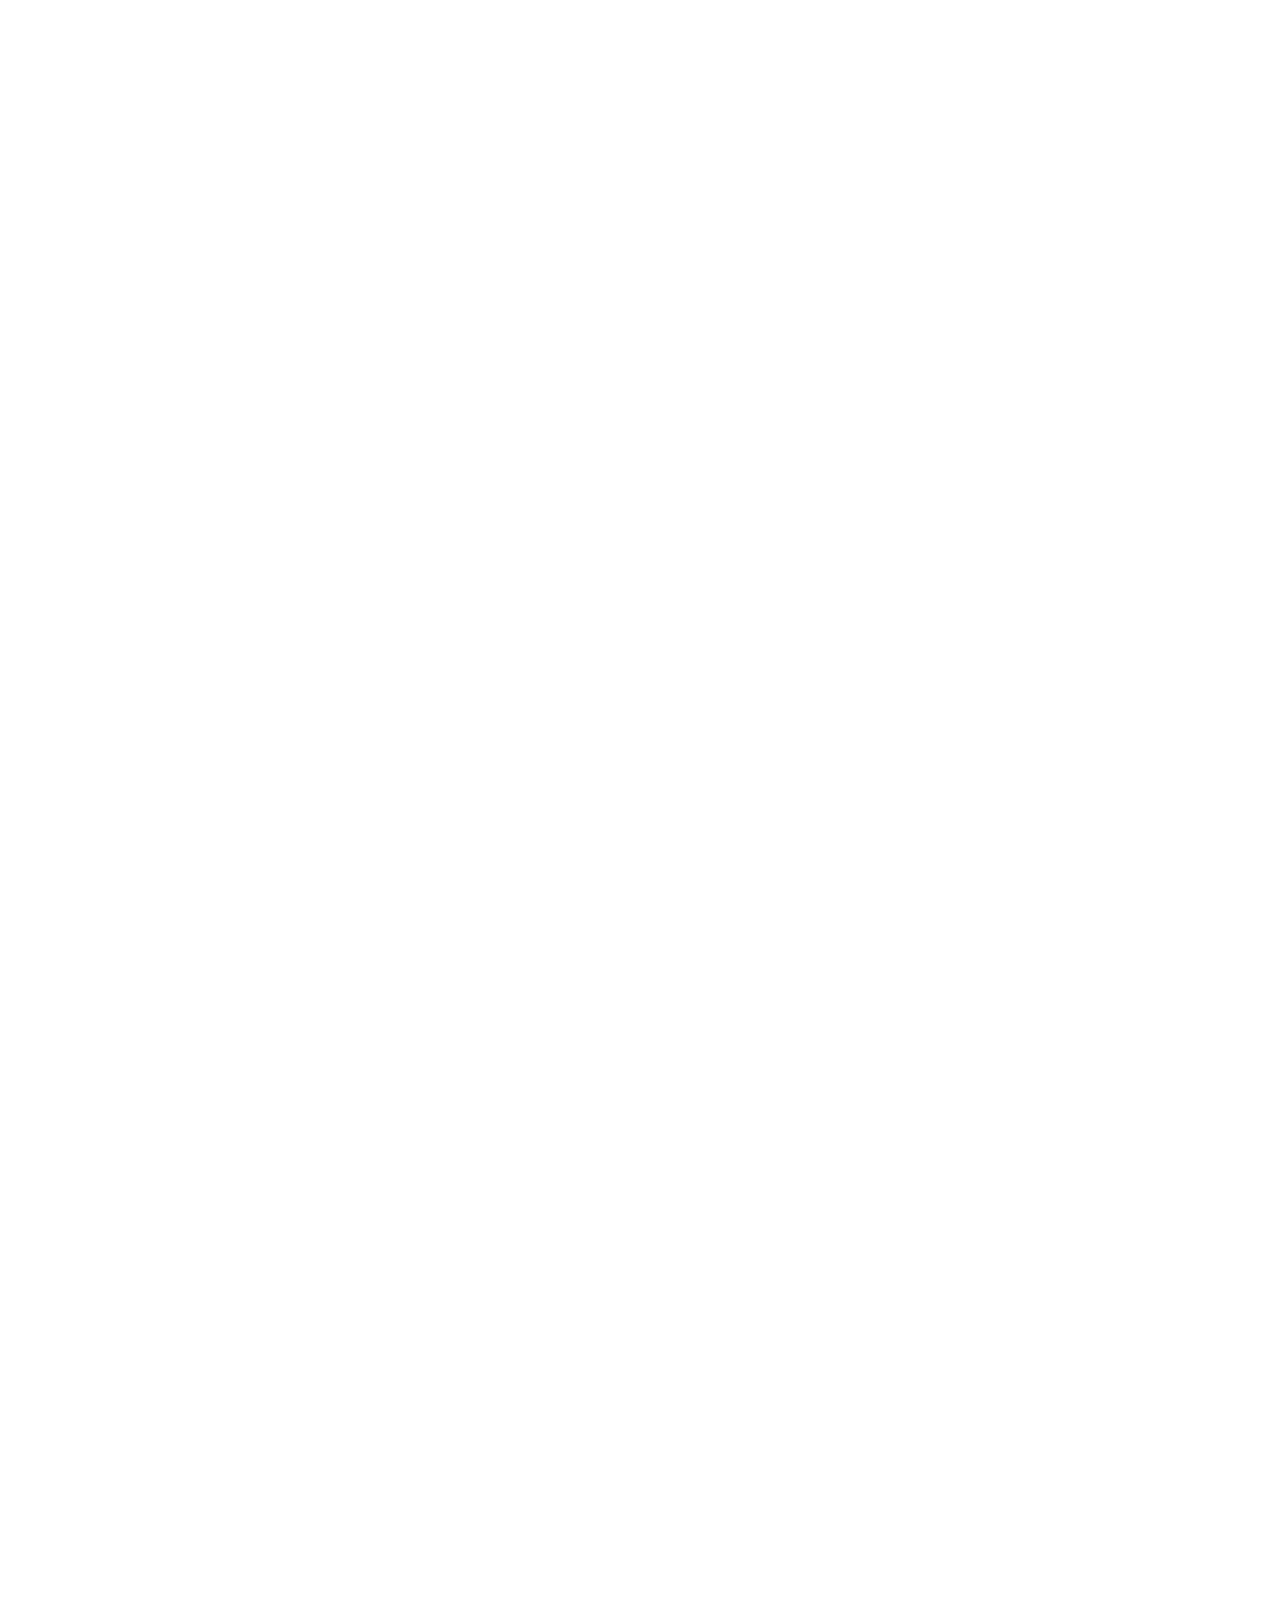
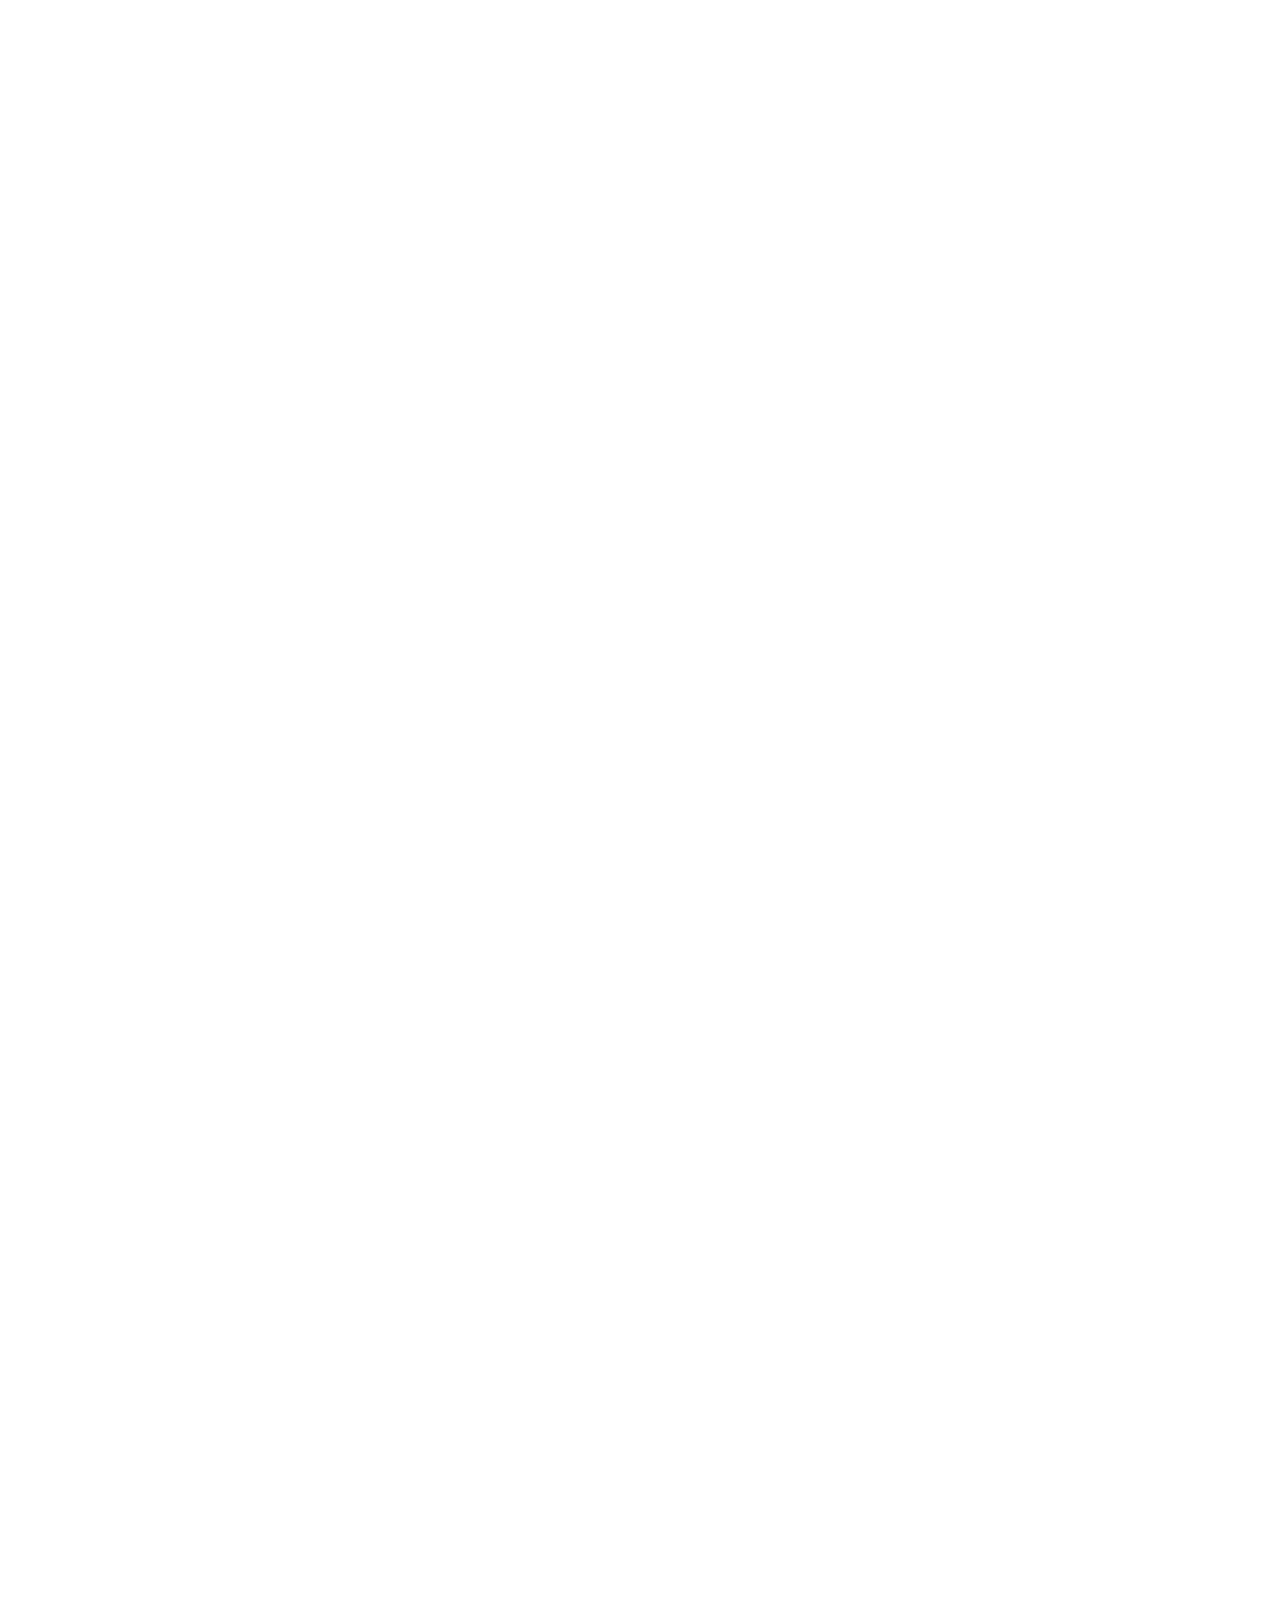
<file: youtube.html>
<!DOCTYPE html>
<html>
    <head>
       
        <title>
            YOUTUBE
        </title>
        <link rel="stylesheet" href="styles/video.css">
        <link rel="stylesheet" href="styles/header.css">
        <link rel="stylesheet" href="styles/sidebar.css">
        <link rel="stylesheet" href="styles/general.css">
        <link rel="stylesheet" href="styles/buttons.css">
        <link rel="preconnect" href="https://fonts.googleapis.com">
        <link rel="preconnect" href="https://fonts.gstatic.com" crossorigin>
        <link href="https://fonts.googleapis.com/css2?family=Roboto:ital,wght@0,100;0,300;0,400;0,500;0,700;0,900;1,100;1,300;1,400;1,500;1,700;1,900&display=swap" 
        rel="stylesheet">
    </head>

    <body>
        <div class="div-header">
            <div class="left-section">
                    <img class="hamburger-menu" src="menu-pics/hamburger-menu.svg">
                    <img class="youtube-logo" src="header-pics/youtube-logo.svg">
            </div>
            <div class="mid-section">
                <input class="search-bar" type="textbox" placeholder="Search">
                <button class="search-button"><img class="search-icon" src="header-pics/search.svg"></button>
                <button class="voice-search-button"><img class="voice-search-icon" src="header-pics/voice-search-icon.svg" alt="searchicon"></button>

            </div>

            <div class="right-section">
                <button class="upload-button"><img class="upload-icon" src="header-pics/upload.svg"></button>
            
                <button class="notifications-button"><img class="notifications-icon" src="header-pics/notifications.svg"></button>
                <button class="my-channel-button"><img class="my-channel-icon" src="channel-pics/my-channel-pic.jpg"></button>
            </div>
        </div>
        
        <div class="sidebar">
            <div class="sidebar-buttons">
                <button class="home-button"><img class="home-icon" src="menu-pics/home.svg"></button>
                <button class="shorts-button"><img class="shorts-icon" src="menu-pics/youtube-shorts.png"></button>
                <button class="subscriptions-button"><img class="subscriptions-icon" src="menu-pics/subscriptions.svg"></button>
                <button class="you-button"><img class="you-icon" src="menu-pics/library.svg"></button>
            </div>
            <div>
                
            </div>
        </div>

        <div class="div-menu-video-page">
            <div class="div-video-grid">
                <div class="tab-buttons">
                    <button class="tab-button" >All</button>
                    <button class="tab-button">Music</button>
                    <button class="tab-button">Sports</button>
                    <button class="tab-button">News</button>
                    <button class="tab-button" >Tech</button>
                    <button class="tab-button">Live</button>
                    <button class="tab-button">Gaming</button>
                    <button class="tab-button">Recently Uploaded</button>
                </div>

                <div class="div-video-preview">
                    <div class="div-thumbnail-pic">
                        <img class="thumbnail" src="thumbnails/thumbnail-1.webp">
                        <div class="div-video-time">15:20</div>
                    </div>
                    <div class="div-video-info-grid">
                        <div class="div-channel-pic">
                            <img class="channel-pic" src="channel-pics/channel-1.jpeg">
                        </div>
    
                        <div class="div-video-info">
                            <p class = "video-title">Talking Tech and AI with Google CEO Sundar Pichai!</p>
    
                            <p class = video-author> Marques Brownlee</p>
    
                            <p class = video-details> 3.4M views &#183; 6 months ago </p>
                        </div>
                    </div>  
                </div>
    
                <div class="div-video-preview">
                    <div class="div-thumbnail-pic">
                        <img class="thumbnail" src="thumbnails/thumbnail-2.webp">
                        <div class="div-video-time">15:20</div>
                    </div>
                    <div class="div-video-info-grid">
                        <div class="div-channel-pic">
                            <img class="channel-pic" src="channel-pics/channel-2.jpeg">
                        </div>
                        <div class="div-video-info">
                            <p class = "video-title">Try Not To Laugh Challenge #9</p>
    
                            <p class = video-author> Markiplier</p>
    
                            <p class = video-details> 19M views &#183; 4 years ago </p>
                        </div>
                    </div>   
                </div>
    
                <div class="div-video-preview">
                    <div class="div-thumbnail-pic">
                        <img class="thumbnail" src="thumbnails/thumbnail-3.webp">
                        <div class="div-video-time">15:20</div>
                    </div>
                    <div class="div-video-info-grid">
                        <div class="div-channel-pic">
                            <img class="channel-pic" src="channel-pics/channel-3.jpeg">
                        </div>
                        <div class="div-video-info">
                            <p class = "video-title">Crazy Tik Toks Taken Moments Before DISASTER</p>
    
                            <p class = video-author> SSSniperWolf </p>
    
                            <p class = video-details> 12M views &#183; 1 year ago </p>
                        </div>
                    </div>   
                </div>
    
                <div class="div-video-preview">
                    <div class="div-thumbnail-pic">
                        <img class="thumbnail" src="thumbnails/thumbnail-4.webp">
                    </div>
                    <div class="div-video-info-grid">
                        <div class="div-channel-pic">
                            <img class="channel-pic" src="channel-pics/channel-4.jpeg">
                            <div class="div-video-time">15:20</div>
                        </div>
    
                        <div class="div-video-info">
                            <p class = "video-title">
                                The Simplest Math Problem No One Can Solve - Collatz Conjecture</p>
    
                            <p class = video-author> Veritasium</p>
    
                            <p class = video-details> 18M views &#183; 4 months ago </p>
                        </div>
                    </div>  
                </div>
    
    
                <div class="div-video-preview">
                    <div class="div-thumbnail-pic">
                        <img class="thumbnail" src="thumbnails/thumbnail-5.webp">
                        <div class="div-video-time">15:20</div>
                    </div>
                    <div class="div-video-info-grid">
                        <div class="div-channel-pic">
                            <img class="channel-pic" src="channel-pics/channel-5.jpeg">
                        </div>
                        <div class="div-video-info">
                            <p class = "video-title">
                                Kadane's Algorithm to Maximum Sum Subarray Problem</p>
    
                            <p class = video-author> CS Dojo</p>
    
                            <p class = video-details> 519K views &#183; 5 years ago </p>
                        </div>
                    </div>   
                </div>
    
                <div class="div-video-preview">
                    <div class="div-thumbnail-pic">
                        <img class="thumbnail" src="thumbnails/thumbnail-6.webp">
                        <div class="div-video-time">15:20</div>
                    </div>
                    <div class="div-video-info-grid">
                        <div class="div-channel-pic">
                            <img class="channel-pic" src="channel-pics/channel-6.jpeg">
                        </div>
                        <div class="div-video-info">
                            <p class = "video-title">Anything You Can Fit In The Circle I’ll Pay For</p>
    
                            <p class = video-author> MrBeast </p>
    
                            <p class = video-details> 141M views &#183; 1 year ago </p>
                        </div>
                    </div>   
                </div>
            </div>
        
        </div>
    </body>

</html>
</file>
<file: styles/video.css>
.div-video-grid{
    display: grid;
    grid-template-columns: repeat(5, 1fr);
    column-gap: 15px;
    row-gap: 45px;
    flex: 1;
    padding-right: 25px;
}


.div-thumbnail-pic{
    position: relative;
}

.thumbnail{
    width: 100%;
    border-radius: 10px;
    transition: border-radius 0.5s;
    cursor: pointer;
}

.thumbnail:hover{
    border-radius: 0;
}

.div-video-info-grid{
    position: relative;
    padding-top: 7px;
    display: grid;
    grid-template-columns: 35px 1fr 1px;
    cursor: pointer;
}


.channel-pic{
    border-radius: 50%;
    width: 100%; 
}

.video-title{
    font-weight: 500;
    font-size: 16px;
    margin-bottom: 5px;
    margin-right: 15px;
    padding-left: 15px;
    line-height: 22px;
    display: -webkit-box;
    -webkit-line-clamp: 2;
    -webkit-box-orient: vertical;
    overflow: hidden;
}


.video-author,.video-details{
    font-size: 14px;
    color: rgb(96, 96, 96);
    font-weight: 400;
}

.video-author{
    margin-bottom: 5px;
}

.div-video-time{
    background-color: rgba(8, 8, 8, 0.5);
    color: white;
    padding-left: 3px;
    padding-right: 3px;
    padding-top: 4px;
    padding-bottom: 4px;
    position: absolute;
    bottom: 10px;
    right: 5px;
    border-radius: 3px;
    font-size: 13px;
    font-weight: 500;
}


@media (max-width: 1400px) {
    .div-video-grid {
        grid-template-columns: repeat(4, 1fr);
    }
}

@media (max-width: 1200px) {
    .div-video-grid {
        grid-template-columns: repeat(3, 1fr);
    }
}

@media (max-width: 1000px) {
    .div-video-grid {
        grid-template-columns: repeat(2, 1fr);
    }
}

@media (max-width: 800px) {
    .div-video-grid {
        grid-template-columns: 1fr;
    }
}

.vertical-ellipsis {
    text-align: center;
    justify-content: center;
    height: 20px;
    width: 30px;
    position: absolute;
    top: 0;
    right: 0;
    font-size: 12px; /* Adjust size as needed */
    line-height: 0.50; /* Adjust spacing as needed */
}


.dots{
    padding-top: 5px;
    padding-bottom: 4px;
    border-radius: 50%;
    height: 100%;
    width: 100%;
    transition: border-color 0.5s;
    transition: border-width 0.5s;
    transition: background-color 0.5s;

}

.dropdown {
    height: 100%;
    width: 100%;
    position: relative;
    display: inline-block;
}

.dropdown-content {
    display: none;
    position: absolute;
    background-color: #fff;
    min-width: 200px;
    box-shadow: 0 2px 10px rgba(0, 0, 0, 0.15);
    border-radius: 8px;
    z-index: 1
}

.dropdown:hover .dropdown-content {
    display: block; /* Show dropdown on hover */
}

.dropdown-content a {
    color: #333;
    padding: 10px 15px;
    text-decoration: none;
    display: block;
}

.dots:hover {
    background-color: rgba(189, 189, 189,0.2);
    border-width: 3px;
    border-color: black;
}

.dropdown-content a:last-child {
    border-bottom: none; /* Remove border for the last item */
}
</file>
<file: styles/header.css>
.div-header{
    height: 55px;
    display: flex;
    flex-direction: row;
    background-color: white;
    justify-content: space-between;
    position: fixed;
    top: 0;
    left: 0;
    right: 0;
    margin-bottom: 5px;
    z-index: 100;
}


.left-section{
    display: flex;
    margin-right: 70px;
    align-items: center;
}
.youtube-logo{
    height: 20px;
}

.hamburger-menu{
    height:25px;
    margin-left:25px;
    margin-right: 25px;
}

.mid-section{
    display: flex;
    align-items: center;
    max-width: 600px;
    flex: 1;
    padding-right: 20px;
}
.search-bar{
    flex: 1;
    height: 36px;
    padding-left: 12px;
    font-size: 16px;
    border-width: 1px;
    border-style: solid;
    border-color: rgb(194, 183, 183);
    border-radius: 50px 0 0 50px;
    box-shadow: inset 1px 2px 1px rgba(22, 22, 22, 0.05);
    width: 0;

}
.search-bar::placeholder{
    font-family: Roboto, Arial;
    font-size: 15px;
}
.search-button{
    width: 60px;
    height: 40px;
    background-color: rgba(223, 223, 223,0.25);
    margin-right: 10px;
    border-width: 1px;
    border-left-width: 0;
    border-style: solid;
    border-color: rgb(194, 183, 183);
    border-radius: 0 50px 50px 0;
}
.search-icon{
    height: 25px;
}

.voice-search-button{
    border-radius: 50%;
    height: 40px;
    border-width:0;
    background-color: rgba(223, 223, 223,0.25);
}
.voice-search-icon{
    height: 25px;
}


.right-section{
    display: flex;
    width: 170px;
    margin-left: 40px;
    align-items: center;
    justify-content: space-between;
    flex-shrink: 0;
}

.upload-button{
    height: 27px;
    background-color: white;
    border-width: 0;
}

.upload-icon{
    height: 100%;
}

.youtube-apps-button{
    height: 27px;
    background-color: white;
    border-width: 0;
}
.youtube-apps-icon{
    height: 100%;
}

.notifications{
    position: relative;
}
.notifications-button{
    height: 27px;
    background-color: white;
    border-width: 0;
}
.notifications-icon{
    height: 100%;
}

.number-of-notifs{
    background-color: rgb(214, 11, 11);
    color: white;
    position: absolute;
    top: 0;
    right: 4.5px;
    font-size: 10px;
    font-family: Roboto, Arial;
    padding-right: 4.5px;
    padding-left: 4.5px;
    padding-top: 1.5px;
    padding-bottom: 1.5px;
    border-radius: 10px;
}

.my-channel-button{
    height: 37px;
    background-color: white;
    border-width: 0;
    margin-right: 20px;
    
}
.my-channel-icon{
    height: 100%;
    border-radius: 50%;
}
</file>
<file: styles/sidebar.css>
.sidebar{
    display: flex;
    flex-direction: column;
    align-items: center;
    position: fixed;
    row-gap: 0;
    top: 52px;
    left: 0;
    bottom: 0;
    width: 75px;
    padding-top: 10px;
}

.icons{
    display: flex;
    flex-direction: column;
    align-items: center;
    row-gap: 5px;
    padding-top: 15px;
    padding-bottom: 15px;
    width: 72px;
    justify-content:space-around;
    background-color: rgb(255, 255, 255);
    cursor: pointer;
}

.icons:hover {
    background-color: rgba(185, 185, 185,0.3);
    border-radius: 5px;
    transition: background-color 0.1s;
}

.sidebar img{
    width: 28px;
}

.sidebar p{
    font-size: 9px;
}


.home-icon, .shorts-icon, .subscriptions-icon, .you-icon{
    height: 100%;
    border-radius: 50%;
}
</file>
<file: styles/general.css>
p{
    font-family: "Roboto", "Arial";
    margin: 0;
}

body{
    margin: 0;
    padding-top: 135px;
    padding-left: 80px;
    padding-bottom: 20000px;
}

.div-menu-video-page{
    display: flex;
    flex-direction: row;
}
</file>
<file: styles/buttons.css>
.tab-buttons{
    grid-area: 1/1/-1/-1;

    display: flex;
    flex-wrap: wrap;
    justify-content: center;
    align-items: center;
    
    gap: 10px;

    position: fixed;
    top: 55px;
    left: 75px;
    right: 0;

    padding-top: 10px;
    padding-bottom: 5px;
    padding-right: 75px;

    background-color: white;
    z-index: 100;
}

.tab-button {
    font-weight: 550;
    color: rgba(43, 42, 42, 0.8);
    font-size: 13px;
    background-color: #f1f1f1;

    border: none;
    border-radius: 6px;

    padding-left: 10px;
    padding-right: 10px;
    padding-top: 8px;
    padding-bottom: 8px;

    white-space: nowrap;
    max-width: 150px;

    margin-top: 5px;
    margin-bottom: 8px;
    cursor: pointer;
    transition: opacity 1s;
}

.tab-button:hover{
    background-color: #d6d6d6;
}

.tab-button.active {
    background-color: #4e4d4d;
    color: white;
}
</file>
